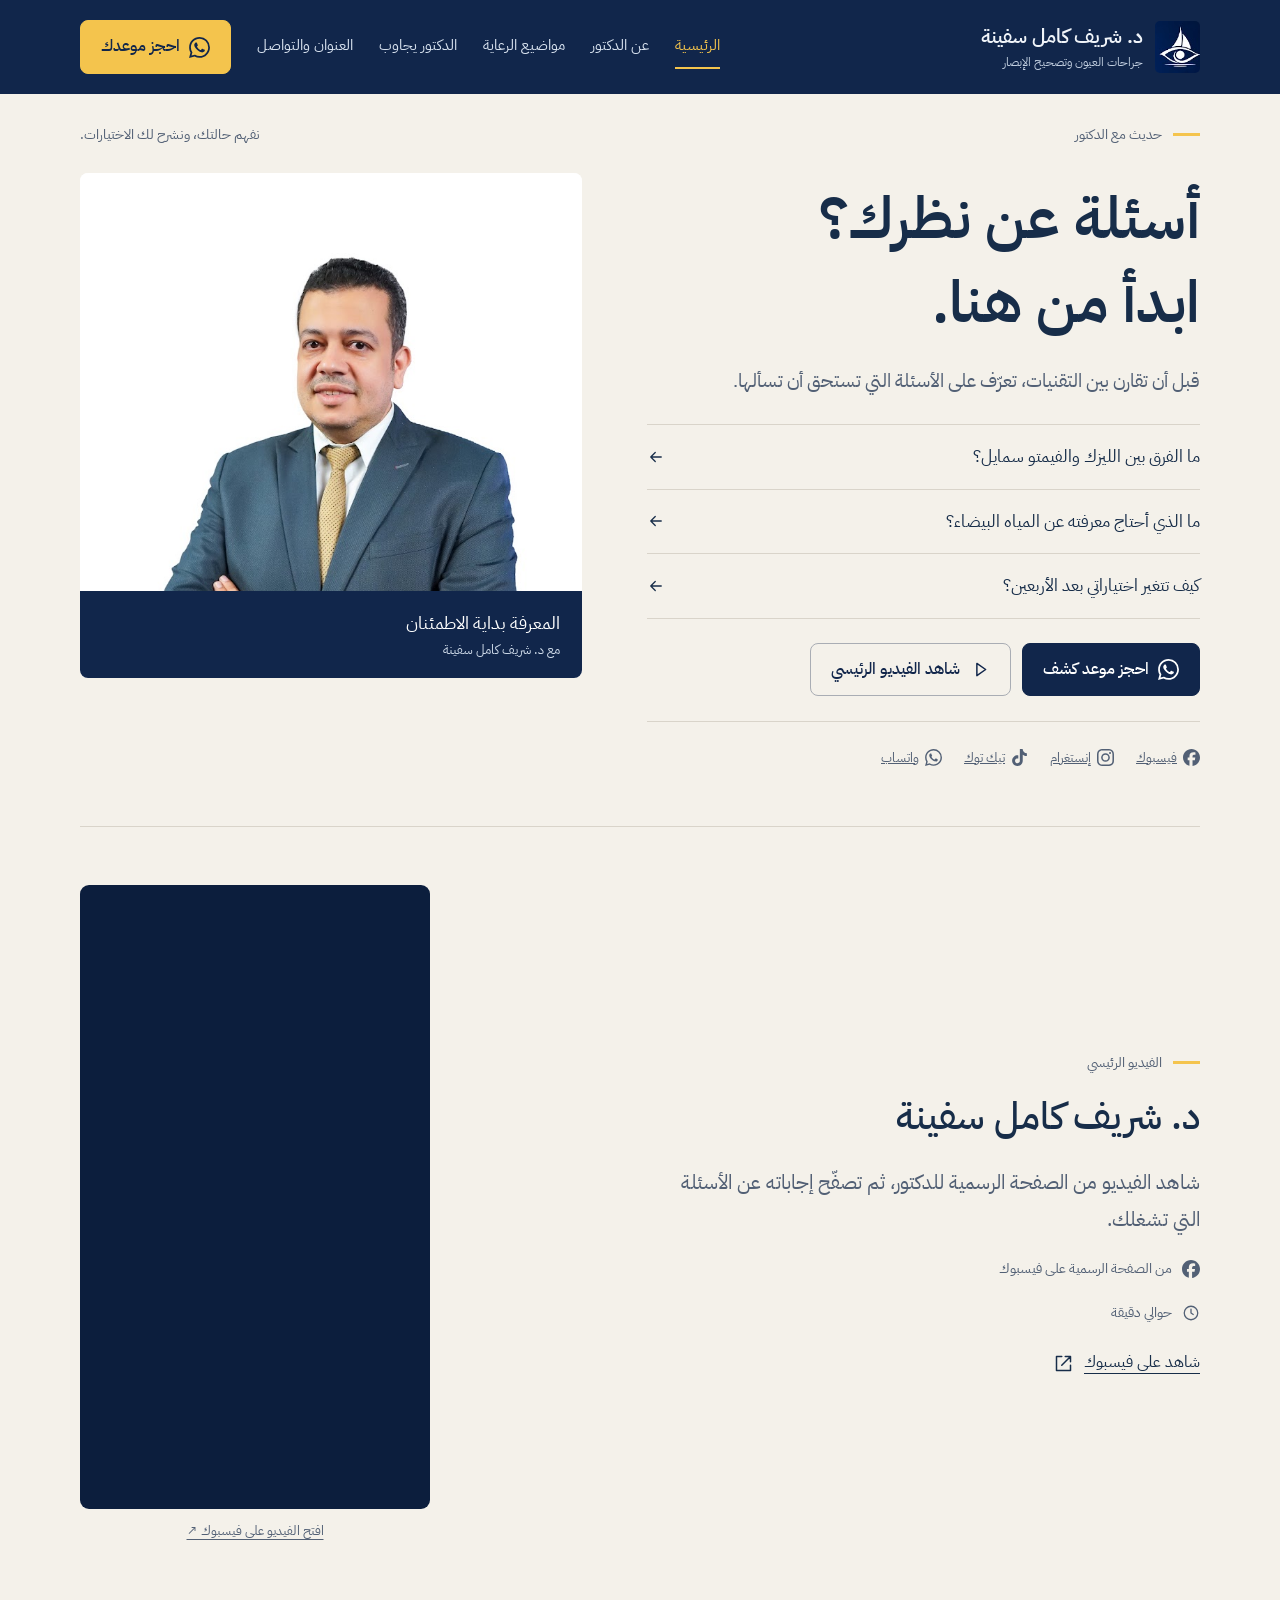
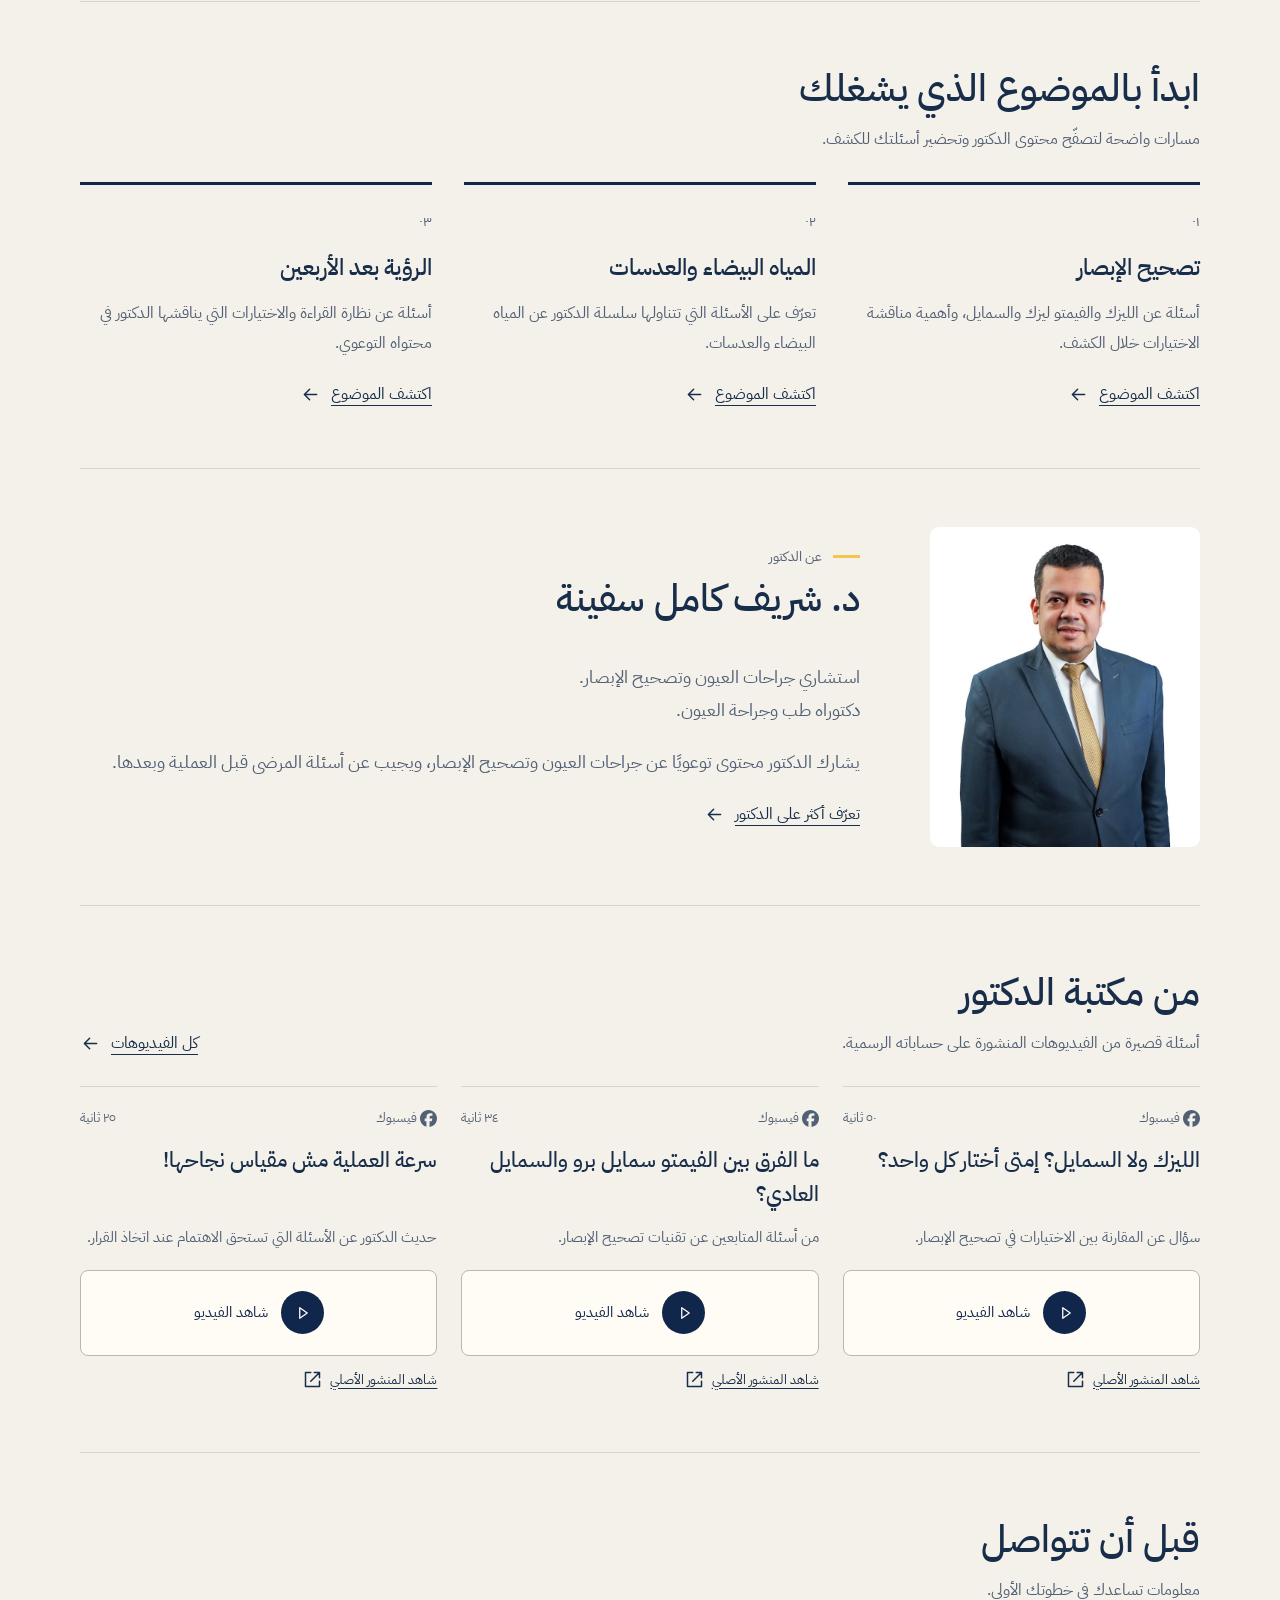
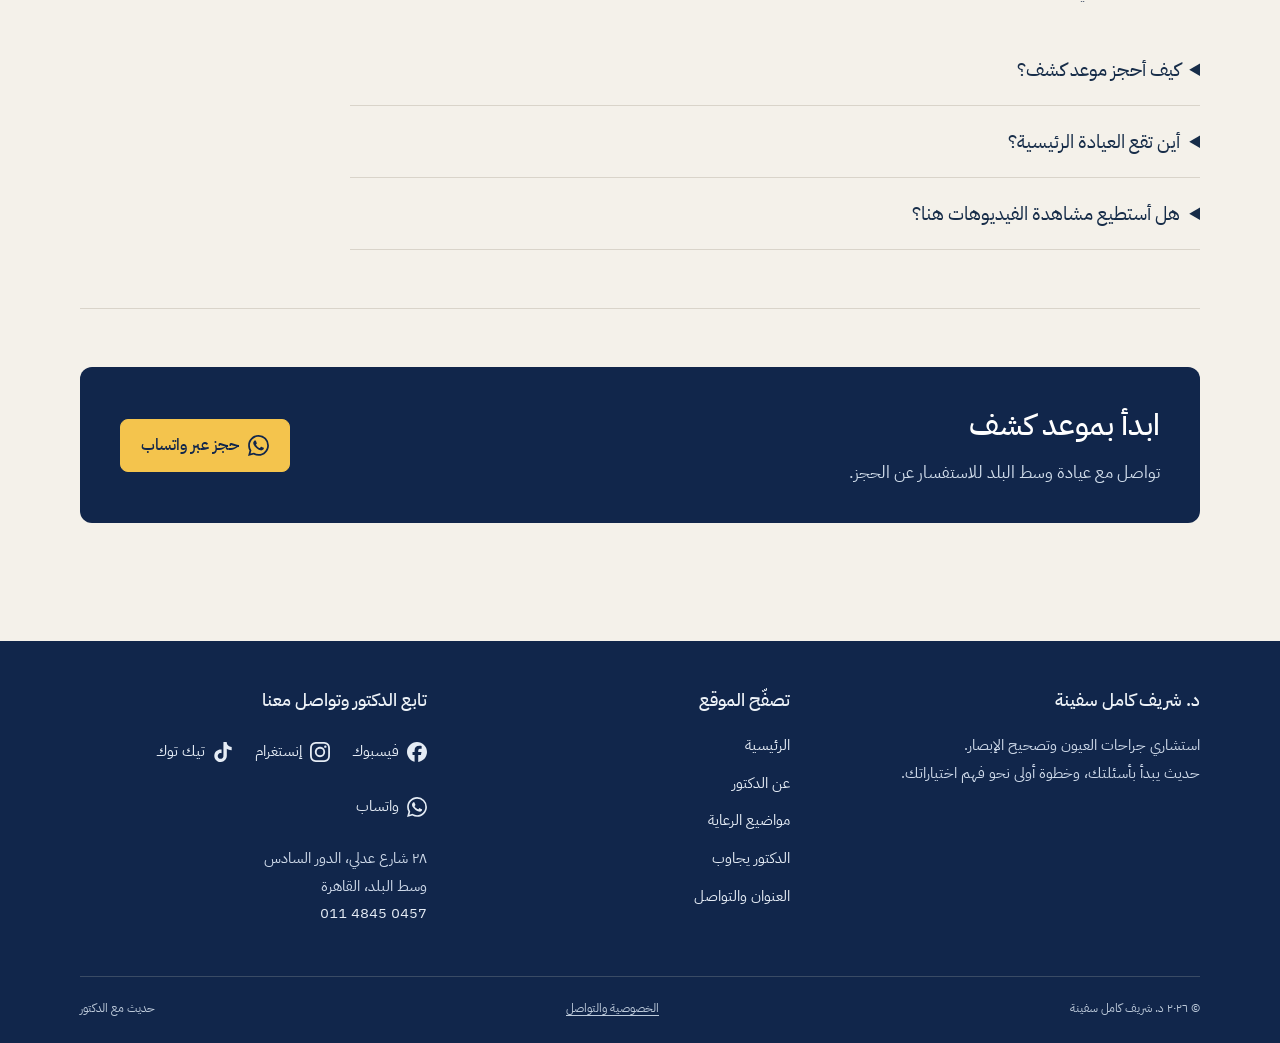
<file: index.html>
<!doctype html><html lang="ar" dir="rtl"><head><meta charset="utf-8"><meta name="viewport" content="width=device-width,initial-scale=1"><meta name="theme-color" content="#11264b"><title>حديث مع الدكتور | د. شريف كامل سفينة</title><meta name="description" content="تعرّف على د. شريف كامل سفينة، وشاهد فيديوهاته عن جراحات العيون وتصحيح الإبصار، وتواصل لحجز كشف في وسط البلد، القاهرة."><link rel="canonical" href="https://dr-shrief-safena.github.io/"><meta property="og:locale" content="ar_EG"><meta property="og:type" content="website"><meta property="og:title" content="حديث مع الدكتور | د. شريف كامل سفينة"><meta property="og:description" content="تعرّف على د. شريف كامل سفينة، وشاهد فيديوهاته عن جراحات العيون وتصحيح الإبصار، وتواصل لحجز كشف في وسط البلد، القاهرة."><meta property="og:image" content="https://dr-shrief-safena.github.io/assets/doctor-portrait.jpg"><meta property="og:url" content="https://dr-shrief-safena.github.io/"><link rel="preconnect" href="https://fonts.googleapis.com"><link rel="preconnect" href="https://fonts.gstatic.com" crossorigin><link rel="stylesheet" href="assets/site.css"><script src="assets/site.js" defer></script><script type="application/ld+json">{"@context": "https://schema.org", "@type": "Person", "name": "د. شريف كامل سفينة", "alternateName": "Dr Shrief Kamel Safena", "jobTitle": "استشاري جراحات العيون وتصحيح الإبصار", "url": "https://dr-shrief-safena.github.io", "telephone": "+201148450457", "sameAs": ["https://www.facebook.com/Dr.Shrief.Kamel", "https://www.instagram.com/drshriefsafena/", "https://www.tiktok.com/@drshriefkamelsaffena"]}</script></head><body><a class="skip-link" href="#main">انتقل إلى المحتوى</a><header class="site-header"><div class="wrap header-inner"><a class="brand" href="index.html" aria-label="د. شريف كامل سفينة — الرئيسية"><span class="brand-logo"><img src="assets/campaign-art.jpg" alt="شعار د. شريف كامل سفينة" width="720" height="900"></span><span><strong>د. شريف كامل سفينة</strong><small>جراحات العيون وتصحيح الإبصار</small></span></a><button type="button" class="menu-toggle" aria-label="فتح القائمة" aria-expanded="false" aria-controls="site-navigation" data-menu-toggle><svg viewBox="0 0 24 24" fill="none" stroke="currentColor" stroke-width="1.7" stroke-linecap="round" stroke-linejoin="round" aria-hidden="true"><path d="M4 6h16M4 12h16M4 18h16"/></svg></button><nav class="desktop-nav" id="site-navigation" aria-label="القائمة الرئيسية" data-navigation><a href="index.html" aria-current="page">الرئيسية</a><a href="about.html">عن الدكتور</a><a href="services.html">مواضيع الرعاية</a><a href="videos.html">الدكتور يجاوب</a><a href="contact.html">العنوان والتواصل</a><a href="https://api.whatsapp.com/send?phone=201148450457&amp;text=%D9%85%D8%B1%D8%AD%D8%A8%D9%8B%D8%A7%D8%8C%20%D8%A3%D9%88%D8%AF%20%D8%A7%D9%84%D8%A7%D8%B3%D8%AA%D9%81%D8%B3%D8%A7%D8%B1%20%D8%B9%D9%86%20%D8%AD%D8%AC%D8%B2%20%D9%85%D9%88%D8%B9%D8%AF%20%D9%83%D8%B4%D9%81%20%D9%85%D8%B9%20%D8%AF.%20%D8%B4%D8%B1%D9%8A%D9%81%20%D9%83%D8%A7%D9%85%D9%84%20%D8%B3%D9%81%D9%8A%D9%86%D8%A9." class="button gold" target="_blank" rel="noopener noreferrer"><svg aria-hidden="true" focusable="false" fill="currentColor" role="img" viewBox="0 0 24 24" xmlns="http://www.w3.org/2000/svg"><title>WhatsApp</title><path d="M17.472 14.382c-.297-.149-1.758-.867-2.03-.967-.273-.099-.471-.148-.67.15-.197.297-.767.966-.94 1.164-.173.199-.347.223-.644.075-.297-.15-1.255-.463-2.39-1.475-.883-.788-1.48-1.761-1.653-2.059-.173-.297-.018-.458.13-.606.134-.133.298-.347.446-.52.149-.174.198-.298.298-.497.099-.198.05-.371-.025-.52-.075-.149-.669-1.612-.916-2.207-.242-.579-.487-.5-.669-.51-.173-.008-.371-.01-.57-.01-.198 0-.52.074-.792.372-.272.297-1.04 1.016-1.04 2.479 0 1.462 1.065 2.875 1.213 3.074.149.198 2.096 3.2 5.077 4.487.709.306 1.262.489 1.694.625.712.227 1.36.195 1.871.118.571-.085 1.758-.719 2.006-1.413.248-.694.248-1.289.173-1.413-.074-.124-.272-.198-.57-.347m-5.421 7.403h-.004a9.87 9.87 0 01-5.031-1.378l-.361-.214-3.741.982.998-3.648-.235-.374a9.86 9.86 0 01-1.51-5.26c.001-5.45 4.436-9.884 9.888-9.884 2.64 0 5.122 1.03 6.988 2.898a9.825 9.825 0 012.893 6.994c-.003 5.45-4.437 9.884-9.885 9.884m8.413-18.297A11.815 11.815 0 0012.05 0C5.495 0 .16 5.335.157 11.892c0 2.096.547 4.142 1.588 5.945L.057 24l6.305-1.654a11.882 11.882 0 005.683 1.448h.005c6.554 0 11.89-5.335 11.893-11.893a11.821 11.821 0 00-3.48-8.413Z"/></svg> احجز موعدك</a></nav></div></header><main id="main"><div class="wrap"><div class="intro-line"><div class="eyebrow">حديث مع الدكتور</div><p>نفهم حالتك، ونشرح لك الاختيارات.</p></div><section class="hero" aria-labelledby="hero-title"><div class="hero-copy"><h1 id="hero-title">أسئلة عن نظرك؟<br>ابدأ من هنا.</h1><p class="lead">قبل أن تقارن بين التقنيات، تعرّف على الأسئلة التي تستحق أن تسألها.</p><div class="question-list"><a class="question-row" href="vision-correction.html"><span>ما الفرق بين الليزك والفيمتو سمايل؟</span><svg viewBox="0 0 24 24" fill="none" stroke="currentColor" stroke-width="1.7" stroke-linecap="round" stroke-linejoin="round" aria-hidden="true"><path d="M19 12H5m6 6-6-6 6-6"/></svg></a><a class="question-row" href="cataracts.html"><span>ما الذي أحتاج معرفته عن المياه البيضاء؟</span><svg viewBox="0 0 24 24" fill="none" stroke="currentColor" stroke-width="1.7" stroke-linecap="round" stroke-linejoin="round" aria-hidden="true"><path d="M19 12H5m6 6-6-6 6-6"/></svg></a><a class="question-row" href="reading-vision.html"><span>كيف تتغير اختياراتي بعد الأربعين؟</span><svg viewBox="0 0 24 24" fill="none" stroke="currentColor" stroke-width="1.7" stroke-linecap="round" stroke-linejoin="round" aria-hidden="true"><path d="M19 12H5m6 6-6-6 6-6"/></svg></a></div><div class="hero-actions"><a href="https://api.whatsapp.com/send?phone=201148450457&amp;text=%D9%85%D8%B1%D8%AD%D8%A8%D9%8B%D8%A7%D8%8C%20%D8%A3%D9%88%D8%AF%20%D8%A7%D9%84%D8%A7%D8%B3%D8%AA%D9%81%D8%B3%D8%A7%D8%B1%20%D8%B9%D9%86%20%D8%AD%D8%AC%D8%B2%20%D9%85%D9%88%D8%B9%D8%AF%20%D9%83%D8%B4%D9%81%20%D9%85%D8%B9%20%D8%AF.%20%D8%B4%D8%B1%D9%8A%D9%81%20%D9%83%D8%A7%D9%85%D9%84%20%D8%B3%D9%81%D9%8A%D9%86%D8%A9." class="button" target="_blank" rel="noopener noreferrer"><svg aria-hidden="true" focusable="false" fill="currentColor" role="img" viewBox="0 0 24 24" xmlns="http://www.w3.org/2000/svg"><title>WhatsApp</title><path d="M17.472 14.382c-.297-.149-1.758-.867-2.03-.967-.273-.099-.471-.148-.67.15-.197.297-.767.966-.94 1.164-.173.199-.347.223-.644.075-.297-.15-1.255-.463-2.39-1.475-.883-.788-1.48-1.761-1.653-2.059-.173-.297-.018-.458.13-.606.134-.133.298-.347.446-.52.149-.174.198-.298.298-.497.099-.198.05-.371-.025-.52-.075-.149-.669-1.612-.916-2.207-.242-.579-.487-.5-.669-.51-.173-.008-.371-.01-.57-.01-.198 0-.52.074-.792.372-.272.297-1.04 1.016-1.04 2.479 0 1.462 1.065 2.875 1.213 3.074.149.198 2.096 3.2 5.077 4.487.709.306 1.262.489 1.694.625.712.227 1.36.195 1.871.118.571-.085 1.758-.719 2.006-1.413.248-.694.248-1.289.173-1.413-.074-.124-.272-.198-.57-.347m-5.421 7.403h-.004a9.87 9.87 0 01-5.031-1.378l-.361-.214-3.741.982.998-3.648-.235-.374a9.86 9.86 0 01-1.51-5.26c.001-5.45 4.436-9.884 9.888-9.884 2.64 0 5.122 1.03 6.988 2.898a9.825 9.825 0 012.893 6.994c-.003 5.45-4.437 9.884-9.885 9.884m8.413-18.297A11.815 11.815 0 0012.05 0C5.495 0 .16 5.335.157 11.892c0 2.096.547 4.142 1.588 5.945L.057 24l6.305-1.654a11.882 11.882 0 005.683 1.448h.005c6.554 0 11.89-5.335 11.893-11.893a11.821 11.821 0 00-3.48-8.413Z"/></svg> احجز موعد كشف</a><a class="button outline" href="#featured-video"><svg viewBox="0 0 24 24" fill="none" stroke="currentColor" stroke-width="1.7" stroke-linecap="round" stroke-linejoin="round" aria-hidden="true"><path d="m9 5 10 7-10 7V5Z"/></svg>شاهد الفيديو الرئيسي</a></div><div class="social-list hero-social"><a href="https://www.facebook.com/Dr.Shrief.Kamel" class="" target="_blank" rel="noopener noreferrer"><svg aria-hidden="true" focusable="false" fill="currentColor" role="img" viewBox="0 0 24 24" xmlns="http://www.w3.org/2000/svg"><title>Facebook</title><path d="M9.101 23.691v-7.98H6.627v-3.667h2.474v-1.58c0-4.085 1.848-5.978 5.858-5.978.401 0 .955.042 1.468.103a8.68 8.68 0 0 1 1.141.195v3.325a8.623 8.623 0 0 0-.653-.036 26.805 26.805 0 0 0-.733-.009c-.707 0-1.259.096-1.675.309a1.686 1.686 0 0 0-.679.622c-.258.42-.374.995-.374 1.752v1.297h3.919l-.386 2.103-.287 1.564h-3.246v8.245C19.396 23.238 24 18.179 24 12.044c0-6.627-5.373-12-12-12s-12 5.373-12 12c0 5.628 3.874 10.35 9.101 11.647Z"/></svg><span>فيسبوك</span></a><a href="https://www.instagram.com/drshriefsafena/" class="" target="_blank" rel="noopener noreferrer"><svg aria-hidden="true" focusable="false" fill="currentColor" role="img" viewBox="0 0 24 24" xmlns="http://www.w3.org/2000/svg"><title>Instagram</title><path d="M7.0301.084c-1.2768.0602-2.1487.264-2.911.5634-.7888.3075-1.4575.72-2.1228 1.3877-.6652.6677-1.075 1.3368-1.3802 2.127-.2954.7638-.4956 1.6365-.552 2.914-.0564 1.2775-.0689 1.6882-.0626 4.947.0062 3.2586.0206 3.6671.0825 4.9473.061 1.2765.264 2.1482.5635 2.9107.308.7889.72 1.4573 1.388 2.1228.6679.6655 1.3365 1.0743 2.1285 1.38.7632.295 1.6361.4961 2.9134.552 1.2773.056 1.6884.069 4.9462.0627 3.2578-.0062 3.668-.0207 4.9478-.0814 1.28-.0607 2.147-.2652 2.9098-.5633.7889-.3086 1.4578-.72 2.1228-1.3881.665-.6682 1.0745-1.3378 1.3795-2.1284.2957-.7632.4966-1.636.552-2.9124.056-1.2809.0692-1.6898.063-4.948-.0063-3.2583-.021-3.6668-.0817-4.9465-.0607-1.2797-.264-2.1487-.5633-2.9117-.3084-.7889-.72-1.4568-1.3876-2.1228C21.2982 1.33 20.628.9208 19.8378.6165 19.074.321 18.2017.1197 16.9244.0645 15.6471.0093 15.236-.005 11.977.0014 8.718.0076 8.31.0215 7.0301.0839m.1402 21.6932c-1.17-.0509-1.8053-.2453-2.2287-.408-.5606-.216-.96-.4771-1.3819-.895-.422-.4178-.6811-.8186-.9-1.378-.1644-.4234-.3624-1.058-.4171-2.228-.0595-1.2645-.072-1.6442-.079-4.848-.007-3.2037.0053-3.583.0607-4.848.05-1.169.2456-1.805.408-2.2282.216-.5613.4762-.96.895-1.3816.4188-.4217.8184-.6814 1.3783-.9003.423-.1651 1.0575-.3614 2.227-.4171 1.2655-.06 1.6447-.072 4.848-.079 3.2033-.007 3.5835.005 4.8495.0608 1.169.0508 1.8053.2445 2.228.408.5608.216.96.4754 1.3816.895.4217.4194.6816.8176.9005 1.3787.1653.4217.3617 1.056.4169 2.2263.0602 1.2655.0739 1.645.0796 4.848.0058 3.203-.0055 3.5834-.061 4.848-.051 1.17-.245 1.8055-.408 2.2294-.216.5604-.4763.96-.8954 1.3814-.419.4215-.8181.6811-1.3783.9-.4224.1649-1.0577.3617-2.2262.4174-1.2656.0595-1.6448.072-4.8493.079-3.2045.007-3.5825-.006-4.848-.0608M16.953 5.5864A1.44 1.44 0 1 0 18.39 4.144a1.44 1.44 0 0 0-1.437 1.4424M5.8385 12.012c.0067 3.4032 2.7706 6.1557 6.173 6.1493 3.4026-.0065 6.157-2.7701 6.1506-6.1733-.0065-3.4032-2.771-6.1565-6.174-6.1498-3.403.0067-6.156 2.771-6.1496 6.1738M8 12.0077a4 4 0 1 1 4.008 3.9921A3.9996 3.9996 0 0 1 8 12.0077"/></svg><span>إنستغرام</span></a><a href="https://www.tiktok.com/@drshriefkamelsaffena" class="" target="_blank" rel="noopener noreferrer"><svg aria-hidden="true" focusable="false" fill="currentColor" role="img" viewBox="0 0 24 24" xmlns="http://www.w3.org/2000/svg"><title>TikTok</title><path d="M12.525.02c1.31-.02 2.61-.01 3.91-.02.08 1.53.63 3.09 1.75 4.17 1.12 1.11 2.7 1.62 4.24 1.79v4.03c-1.44-.05-2.89-.35-4.2-.97-.57-.26-1.1-.59-1.62-.93-.01 2.92.01 5.84-.02 8.75-.08 1.4-.54 2.79-1.35 3.94-1.31 1.92-3.58 3.17-5.91 3.21-1.43.08-2.86-.31-4.08-1.03-2.02-1.19-3.44-3.37-3.65-5.71-.02-.5-.03-1-.01-1.49.18-1.9 1.12-3.72 2.58-4.96 1.66-1.44 3.98-2.13 6.15-1.72.02 1.48-.04 2.96-.04 4.44-.99-.32-2.15-.23-3.02.37-.63.41-1.11 1.04-1.36 1.75-.21.51-.15 1.07-.14 1.61.24 1.64 1.82 3.02 3.5 2.87 1.12-.01 2.19-.66 2.77-1.61.19-.33.4-.67.41-1.06.1-1.79.06-3.57.07-5.36.01-4.03-.01-8.05.02-12.07z"/></svg><span>تيك توك</span></a><a href="https://api.whatsapp.com/send?phone=201148450457&amp;text=%D9%85%D8%B1%D8%AD%D8%A8%D9%8B%D8%A7%D8%8C%20%D8%A3%D9%88%D8%AF%20%D8%A7%D9%84%D8%A7%D8%B3%D8%AA%D9%81%D8%B3%D8%A7%D8%B1%20%D8%B9%D9%86%20%D8%AD%D8%AC%D8%B2%20%D9%85%D9%88%D8%B9%D8%AF%20%D9%83%D8%B4%D9%81%20%D9%85%D8%B9%20%D8%AF.%20%D8%B4%D8%B1%D9%8A%D9%81%20%D9%83%D8%A7%D9%85%D9%84%20%D8%B3%D9%81%D9%8A%D9%86%D8%A9." class="" target="_blank" rel="noopener noreferrer"><svg aria-hidden="true" focusable="false" fill="currentColor" role="img" viewBox="0 0 24 24" xmlns="http://www.w3.org/2000/svg"><title>WhatsApp</title><path d="M17.472 14.382c-.297-.149-1.758-.867-2.03-.967-.273-.099-.471-.148-.67.15-.197.297-.767.966-.94 1.164-.173.199-.347.223-.644.075-.297-.15-1.255-.463-2.39-1.475-.883-.788-1.48-1.761-1.653-2.059-.173-.297-.018-.458.13-.606.134-.133.298-.347.446-.52.149-.174.198-.298.298-.497.099-.198.05-.371-.025-.52-.075-.149-.669-1.612-.916-2.207-.242-.579-.487-.5-.669-.51-.173-.008-.371-.01-.57-.01-.198 0-.52.074-.792.372-.272.297-1.04 1.016-1.04 2.479 0 1.462 1.065 2.875 1.213 3.074.149.198 2.096 3.2 5.077 4.487.709.306 1.262.489 1.694.625.712.227 1.36.195 1.871.118.571-.085 1.758-.719 2.006-1.413.248-.694.248-1.289.173-1.413-.074-.124-.272-.198-.57-.347m-5.421 7.403h-.004a9.87 9.87 0 01-5.031-1.378l-.361-.214-3.741.982.998-3.648-.235-.374a9.86 9.86 0 01-1.51-5.26c.001-5.45 4.436-9.884 9.888-9.884 2.64 0 5.122 1.03 6.988 2.898a9.825 9.825 0 012.893 6.994c-.003 5.45-4.437 9.884-9.885 9.884m8.413-18.297A11.815 11.815 0 0012.05 0C5.495 0 .16 5.335.157 11.892c0 2.096.547 4.142 1.588 5.945L.057 24l6.305-1.654a11.882 11.882 0 005.683 1.448h.005c6.554 0 11.89-5.335 11.893-11.893a11.821 11.821 0 00-3.48-8.413Z"/></svg><span>واتساب</span></a></div></div><figure class="portrait"><img src="assets/doctor-portrait.jpg" alt="د. شريف كامل سفينة ببدلة زرقاء وربطة عنق ذهبية" width="720" height="1080" fetchpriority="high"><figcaption>المعرفة بداية الاطمئنان<small>مع د. شريف كامل سفينة</small></figcaption></figure></section><section class="section featured" id="featured-video" aria-labelledby="featured-title"><div><div class="eyebrow">الفيديو الرئيسي</div><h2 id="featured-title">د. شريف كامل سفينة</h2><p class="lead">شاهد الفيديو من الصفحة الرسمية للدكتور، ثم تصفّح إجاباته عن الأسئلة التي تشغلك.</p><div class="video-meta"><svg aria-hidden="true" focusable="false" fill="currentColor" role="img" viewBox="0 0 24 24" xmlns="http://www.w3.org/2000/svg"><title>Facebook</title><path d="M9.101 23.691v-7.98H6.627v-3.667h2.474v-1.58c0-4.085 1.848-5.978 5.858-5.978.401 0 .955.042 1.468.103a8.68 8.68 0 0 1 1.141.195v3.325a8.623 8.623 0 0 0-.653-.036 26.805 26.805 0 0 0-.733-.009c-.707 0-1.259.096-1.675.309a1.686 1.686 0 0 0-.679.622c-.258.42-.374.995-.374 1.752v1.297h3.919l-.386 2.103-.287 1.564h-3.246v8.245C19.396 23.238 24 18.179 24 12.044c0-6.627-5.373-12-12-12s-12 5.373-12 12c0 5.628 3.874 10.35 9.101 11.647Z"/></svg><span>من الصفحة الرسمية على فيسبوك</span></div><div class="video-meta"><svg viewBox="0 0 24 24" fill="none" stroke="currentColor" stroke-width="1.7" stroke-linecap="round" stroke-linejoin="round" aria-hidden="true"><circle cx="12" cy="12" r="9"/><path d="M12 7v5l3 2"/></svg><span>حوالي دقيقة</span></div><a href="https://www.facebook.com/reel/3045322512526623/" class="text-link" target="_blank" rel="noopener noreferrer">شاهد على فيسبوك <svg viewBox="0 0 24 24" fill="none" stroke="currentColor" stroke-width="1.7" stroke-linecap="round" stroke-linejoin="round" aria-hidden="true"><path d="M14 4h6v6M20 4 10 14M10 4H4v16h16v-6"/></svg></a></div><div class="player-wrap"><iframe class="video-frame" src="https://www.facebook.com/plugins/video.php?href=https%3A%2F%2Fwww.facebook.com%2Freel%2F3045322512526623%2F&amp;show_text=0&amp;width=267" title="الفيديو الرئيسي لد. شريف كامل سفينة" allow="autoplay; encrypted-media; picture-in-picture; web-share" allowfullscreen loading="lazy" referrerpolicy="strict-origin-when-cross-origin"></iframe><p class="player-caption"><a href="https://www.facebook.com/reel/3045322512526623/" class="" target="_blank" rel="noopener noreferrer">افتح الفيديو على فيسبوك ↗</a></p></div></section><section class="section" aria-labelledby="care-title"><div class="section-head"><div><h2 id="care-title">ابدأ بالموضوع الذي يشغلك</h2><p>مسارات واضحة لتصفّح محتوى الدكتور وتحضير أسئلتك للكشف.</p></div></div><div class="care-grid"><article class="care-item"><span class="number">٠١</span><h3>تصحيح الإبصار</h3><p>أسئلة عن الليزك والفيمتو ليزك والسمايل، وأهمية مناقشة الاختيارات خلال الكشف.</p><a class="text-link" href="vision-correction.html">اكتشف الموضوع <svg viewBox="0 0 24 24" fill="none" stroke="currentColor" stroke-width="1.7" stroke-linecap="round" stroke-linejoin="round" aria-hidden="true"><path d="M19 12H5m6 6-6-6 6-6"/></svg></a></article><article class="care-item"><span class="number">٠٢</span><h3>المياه البيضاء والعدسات</h3><p>تعرّف على الأسئلة التي تتناولها سلسلة الدكتور عن المياه البيضاء والعدسات.</p><a class="text-link" href="cataracts.html">اكتشف الموضوع <svg viewBox="0 0 24 24" fill="none" stroke="currentColor" stroke-width="1.7" stroke-linecap="round" stroke-linejoin="round" aria-hidden="true"><path d="M19 12H5m6 6-6-6 6-6"/></svg></a></article><article class="care-item"><span class="number">٠٣</span><h3>الرؤية بعد الأربعين</h3><p>أسئلة عن نظارة القراءة والاختيارات التي يناقشها الدكتور في محتواه التوعوي.</p><a class="text-link" href="reading-vision.html">اكتشف الموضوع <svg viewBox="0 0 24 24" fill="none" stroke="currentColor" stroke-width="1.7" stroke-linecap="round" stroke-linejoin="round" aria-hidden="true"><path d="M19 12H5m6 6-6-6 6-6"/></svg></a></article></div></section><section class="section about-strip" aria-labelledby="about-title"><img src="assets/doctor-front.jpg" alt="صورة أمامية لد. شريف كامل سفينة" width="720" height="1080" loading="lazy"><div class="bio"><div class="eyebrow">عن الدكتور</div><h2 id="about-title">د. شريف كامل سفينة</h2><p>استشاري جراحات العيون وتصحيح الإبصار.<br>دكتوراه طب وجراحة العيون.</p><p>يشارك الدكتور محتوى توعويًا عن جراحات العيون وتصحيح الإبصار، ويجيب عن أسئلة المرضى قبل العملية وبعدها.</p><a class="text-link" href="about.html">تعرّف أكثر على الدكتور <svg viewBox="0 0 24 24" fill="none" stroke="currentColor" stroke-width="1.7" stroke-linecap="round" stroke-linejoin="round" aria-hidden="true"><path d="M19 12H5m6 6-6-6 6-6"/></svg></a></div></section><section class="section" aria-labelledby="library-title"><div class="section-head"><div><h2 id="library-title">من مكتبة الدكتور</h2><p>أسئلة قصيرة من الفيديوهات المنشورة على حساباته الرسمية.</p></div><a href="videos.html" class="text-link">كل الفيديوهات <svg viewBox="0 0 24 24" fill="none" stroke="currentColor" stroke-width="1.7" stroke-linecap="round" stroke-linejoin="round" aria-hidden="true"><path d="M19 12H5m6 6-6-6 6-6"/></svg></a></div><div class="video-grid"><article class="video-card" data-category="vision"><div class="video-tag"><span><svg aria-hidden="true" focusable="false" fill="currentColor" role="img" viewBox="0 0 24 24" xmlns="http://www.w3.org/2000/svg"><title>Facebook</title><path d="M9.101 23.691v-7.98H6.627v-3.667h2.474v-1.58c0-4.085 1.848-5.978 5.858-5.978.401 0 .955.042 1.468.103a8.68 8.68 0 0 1 1.141.195v3.325a8.623 8.623 0 0 0-.653-.036 26.805 26.805 0 0 0-.733-.009c-.707 0-1.259.096-1.675.309a1.686 1.686 0 0 0-.679.622c-.258.42-.374.995-.374 1.752v1.297h3.919l-.386 2.103-.287 1.564h-3.246v8.245C19.396 23.238 24 18.179 24 12.044c0-6.627-5.373-12-12-12s-12 5.373-12 12c0 5.628 3.874 10.35 9.101 11.647Z"/></svg> فيسبوك</span><span>٥٠ ثانية</span></div><h3>الليزك ولا السمايل؟ إمتى أختار كل واحد؟</h3><p>سؤال عن المقارنة بين الاختيارات في تصحيح الإبصار.</p><button type="button" class="video-loader" data-load-video data-platform="facebook" data-title="الليزك ولا السمايل؟ إمتى أختار كل واحد؟" data-embed="https://www.facebook.com/plugins/video.php?href=https%3A%2F%2Fwww.facebook.com%2Freel%2F1433731068258653%2F&amp;show_text=0&amp;width=267"><span class="play-circle"><svg viewBox="0 0 24 24" fill="none" stroke="currentColor" stroke-width="1.7" stroke-linecap="round" stroke-linejoin="round" aria-hidden="true"><path d="m9 5 10 7-10 7V5Z"/></svg></span><span>شاهد الفيديو</span></button><div class="embed-slot" hidden></div><span class="sr-only" data-player-status aria-live="polite"></span><a href="https://www.facebook.com/reel/1433731068258653/" class="source-link" target="_blank" rel="noopener noreferrer">شاهد المنشور الأصلي <svg viewBox="0 0 24 24" fill="none" stroke="currentColor" stroke-width="1.7" stroke-linecap="round" stroke-linejoin="round" aria-hidden="true"><path d="M14 4h6v6M20 4 10 14M10 4H4v16h16v-6"/></svg></a></article><article class="video-card" data-category="vision"><div class="video-tag"><span><svg aria-hidden="true" focusable="false" fill="currentColor" role="img" viewBox="0 0 24 24" xmlns="http://www.w3.org/2000/svg"><title>Facebook</title><path d="M9.101 23.691v-7.98H6.627v-3.667h2.474v-1.58c0-4.085 1.848-5.978 5.858-5.978.401 0 .955.042 1.468.103a8.68 8.68 0 0 1 1.141.195v3.325a8.623 8.623 0 0 0-.653-.036 26.805 26.805 0 0 0-.733-.009c-.707 0-1.259.096-1.675.309a1.686 1.686 0 0 0-.679.622c-.258.42-.374.995-.374 1.752v1.297h3.919l-.386 2.103-.287 1.564h-3.246v8.245C19.396 23.238 24 18.179 24 12.044c0-6.627-5.373-12-12-12s-12 5.373-12 12c0 5.628 3.874 10.35 9.101 11.647Z"/></svg> فيسبوك</span><span>٣٤ ثانية</span></div><h3>ما الفرق بين الفيمتو سمايل برو والسمايل العادي؟</h3><p>من أسئلة المتابعين عن تقنيات تصحيح الإبصار.</p><button type="button" class="video-loader" data-load-video data-platform="facebook" data-title="ما الفرق بين الفيمتو سمايل برو والسمايل العادي؟" data-embed="https://www.facebook.com/plugins/video.php?href=https%3A%2F%2Fwww.facebook.com%2Freel%2F2340048580166044%2F&amp;show_text=0&amp;width=267"><span class="play-circle"><svg viewBox="0 0 24 24" fill="none" stroke="currentColor" stroke-width="1.7" stroke-linecap="round" stroke-linejoin="round" aria-hidden="true"><path d="m9 5 10 7-10 7V5Z"/></svg></span><span>شاهد الفيديو</span></button><div class="embed-slot" hidden></div><span class="sr-only" data-player-status aria-live="polite"></span><a href="https://www.facebook.com/reel/2340048580166044/" class="source-link" target="_blank" rel="noopener noreferrer">شاهد المنشور الأصلي <svg viewBox="0 0 24 24" fill="none" stroke="currentColor" stroke-width="1.7" stroke-linecap="round" stroke-linejoin="round" aria-hidden="true"><path d="M14 4h6v6M20 4 10 14M10 4H4v16h16v-6"/></svg></a></article><article class="video-card" data-category="vision"><div class="video-tag"><span><svg aria-hidden="true" focusable="false" fill="currentColor" role="img" viewBox="0 0 24 24" xmlns="http://www.w3.org/2000/svg"><title>Facebook</title><path d="M9.101 23.691v-7.98H6.627v-3.667h2.474v-1.58c0-4.085 1.848-5.978 5.858-5.978.401 0 .955.042 1.468.103a8.68 8.68 0 0 1 1.141.195v3.325a8.623 8.623 0 0 0-.653-.036 26.805 26.805 0 0 0-.733-.009c-.707 0-1.259.096-1.675.309a1.686 1.686 0 0 0-.679.622c-.258.42-.374.995-.374 1.752v1.297h3.919l-.386 2.103-.287 1.564h-3.246v8.245C19.396 23.238 24 18.179 24 12.044c0-6.627-5.373-12-12-12s-12 5.373-12 12c0 5.628 3.874 10.35 9.101 11.647Z"/></svg> فيسبوك</span><span>٢٥ ثانية</span></div><h3>سرعة العملية مش مقياس نجاحها!</h3><p>حديث الدكتور عن الأسئلة التي تستحق الاهتمام عند اتخاذ القرار.</p><button type="button" class="video-loader" data-load-video data-platform="facebook" data-title="سرعة العملية مش مقياس نجاحها!" data-embed="https://www.facebook.com/plugins/video.php?href=https%3A%2F%2Fwww.facebook.com%2Freel%2F2628839907575407%2F&amp;show_text=0&amp;width=267"><span class="play-circle"><svg viewBox="0 0 24 24" fill="none" stroke="currentColor" stroke-width="1.7" stroke-linecap="round" stroke-linejoin="round" aria-hidden="true"><path d="m9 5 10 7-10 7V5Z"/></svg></span><span>شاهد الفيديو</span></button><div class="embed-slot" hidden></div><span class="sr-only" data-player-status aria-live="polite"></span><a href="https://www.facebook.com/reel/2628839907575407/" class="source-link" target="_blank" rel="noopener noreferrer">شاهد المنشور الأصلي <svg viewBox="0 0 24 24" fill="none" stroke="currentColor" stroke-width="1.7" stroke-linecap="round" stroke-linejoin="round" aria-hidden="true"><path d="M14 4h6v6M20 4 10 14M10 4H4v16h16v-6"/></svg></a></article></div></section><section class="section" aria-labelledby="faq-title"><div class="section-head"><div><h2 id="faq-title">قبل أن تتواصل</h2><p>معلومات تساعدك في خطوتك الأولى.</p></div></div><div class="faq"><details><summary>كيف أحجز موعد كشف؟</summary><p>تواصل عبر واتساب أو اتصل بالعيادة على <a href="tel:+201148450457"><bdi dir="ltr">011 4845 0457</bdi></a> للاستفسار عن المواعيد وتأكيد الحجز.</p></details><details><summary>أين تقع العيادة الرئيسية؟</summary><p>٢٨ شارع عدلي، الدور السادس، وسط البلد، القاهرة. ستجد رابط فتح العنوان على الخرائط في صفحة العنوان والتواصل.</p></details><details><summary>هل أستطيع مشاهدة الفيديوهات هنا؟</summary><p>نعم، افتح الفيديو من مكتبة الدكتور لمشاهدته داخل الموقع. ويتوفر رابط للمنشور الأصلي على فيسبوك أو إنستغرام أسفل كل فيديو.</p></details></div></section><section class="section"><div class="contact-band"><div><h2>ابدأ بموعد كشف</h2><p>تواصل مع عيادة وسط البلد للاستفسار عن الحجز.</p></div><a href="https://api.whatsapp.com/send?phone=201148450457&amp;text=%D9%85%D8%B1%D8%AD%D8%A8%D9%8B%D8%A7%D8%8C%20%D8%A3%D9%88%D8%AF%20%D8%A7%D9%84%D8%A7%D8%B3%D8%AA%D9%81%D8%B3%D8%A7%D8%B1%20%D8%B9%D9%86%20%D8%AD%D8%AC%D8%B2%20%D9%85%D9%88%D8%B9%D8%AF%20%D9%83%D8%B4%D9%81%20%D9%85%D8%B9%20%D8%AF.%20%D8%B4%D8%B1%D9%8A%D9%81%20%D9%83%D8%A7%D9%85%D9%84%20%D8%B3%D9%81%D9%8A%D9%86%D8%A9." class="button gold" target="_blank" rel="noopener noreferrer"><svg aria-hidden="true" focusable="false" fill="currentColor" role="img" viewBox="0 0 24 24" xmlns="http://www.w3.org/2000/svg"><title>WhatsApp</title><path d="M17.472 14.382c-.297-.149-1.758-.867-2.03-.967-.273-.099-.471-.148-.67.15-.197.297-.767.966-.94 1.164-.173.199-.347.223-.644.075-.297-.15-1.255-.463-2.39-1.475-.883-.788-1.48-1.761-1.653-2.059-.173-.297-.018-.458.13-.606.134-.133.298-.347.446-.52.149-.174.198-.298.298-.497.099-.198.05-.371-.025-.52-.075-.149-.669-1.612-.916-2.207-.242-.579-.487-.5-.669-.51-.173-.008-.371-.01-.57-.01-.198 0-.52.074-.792.372-.272.297-1.04 1.016-1.04 2.479 0 1.462 1.065 2.875 1.213 3.074.149.198 2.096 3.2 5.077 4.487.709.306 1.262.489 1.694.625.712.227 1.36.195 1.871.118.571-.085 1.758-.719 2.006-1.413.248-.694.248-1.289.173-1.413-.074-.124-.272-.198-.57-.347m-5.421 7.403h-.004a9.87 9.87 0 01-5.031-1.378l-.361-.214-3.741.982.998-3.648-.235-.374a9.86 9.86 0 01-1.51-5.26c.001-5.45 4.436-9.884 9.888-9.884 2.64 0 5.122 1.03 6.988 2.898a9.825 9.825 0 012.893 6.994c-.003 5.45-4.437 9.884-9.885 9.884m8.413-18.297A11.815 11.815 0 0012.05 0C5.495 0 .16 5.335.157 11.892c0 2.096.547 4.142 1.588 5.945L.057 24l6.305-1.654a11.882 11.882 0 005.683 1.448h.005c6.554 0 11.89-5.335 11.893-11.893a11.821 11.821 0 00-3.48-8.413Z"/></svg> حجز عبر واتساب</a></div></section></div></main><footer class="site-footer"><div class="wrap"><div class="footer-main"><div><h3>د. شريف كامل سفينة</h3><p>استشاري جراحات العيون وتصحيح الإبصار.<br>حديث يبدأ بأسئلتك، وخطوة أولى نحو فهم اختياراتك.</p></div><div><h3>تصفّح الموقع</h3><nav aria-label="روابط التذييل"><a href="index.html">الرئيسية</a><a href="about.html">عن الدكتور</a><a href="services.html">مواضيع الرعاية</a><a href="videos.html">الدكتور يجاوب</a><a href="contact.html">العنوان والتواصل</a></nav></div><div><h3>تابع الدكتور وتواصل معنا</h3><div class="social-list "><a href="https://www.facebook.com/Dr.Shrief.Kamel" class="" target="_blank" rel="noopener noreferrer"><svg aria-hidden="true" focusable="false" fill="currentColor" role="img" viewBox="0 0 24 24" xmlns="http://www.w3.org/2000/svg"><title>Facebook</title><path d="M9.101 23.691v-7.98H6.627v-3.667h2.474v-1.58c0-4.085 1.848-5.978 5.858-5.978.401 0 .955.042 1.468.103a8.68 8.68 0 0 1 1.141.195v3.325a8.623 8.623 0 0 0-.653-.036 26.805 26.805 0 0 0-.733-.009c-.707 0-1.259.096-1.675.309a1.686 1.686 0 0 0-.679.622c-.258.42-.374.995-.374 1.752v1.297h3.919l-.386 2.103-.287 1.564h-3.246v8.245C19.396 23.238 24 18.179 24 12.044c0-6.627-5.373-12-12-12s-12 5.373-12 12c0 5.628 3.874 10.35 9.101 11.647Z"/></svg><span>فيسبوك</span></a><a href="https://www.instagram.com/drshriefsafena/" class="" target="_blank" rel="noopener noreferrer"><svg aria-hidden="true" focusable="false" fill="currentColor" role="img" viewBox="0 0 24 24" xmlns="http://www.w3.org/2000/svg"><title>Instagram</title><path d="M7.0301.084c-1.2768.0602-2.1487.264-2.911.5634-.7888.3075-1.4575.72-2.1228 1.3877-.6652.6677-1.075 1.3368-1.3802 2.127-.2954.7638-.4956 1.6365-.552 2.914-.0564 1.2775-.0689 1.6882-.0626 4.947.0062 3.2586.0206 3.6671.0825 4.9473.061 1.2765.264 2.1482.5635 2.9107.308.7889.72 1.4573 1.388 2.1228.6679.6655 1.3365 1.0743 2.1285 1.38.7632.295 1.6361.4961 2.9134.552 1.2773.056 1.6884.069 4.9462.0627 3.2578-.0062 3.668-.0207 4.9478-.0814 1.28-.0607 2.147-.2652 2.9098-.5633.7889-.3086 1.4578-.72 2.1228-1.3881.665-.6682 1.0745-1.3378 1.3795-2.1284.2957-.7632.4966-1.636.552-2.9124.056-1.2809.0692-1.6898.063-4.948-.0063-3.2583-.021-3.6668-.0817-4.9465-.0607-1.2797-.264-2.1487-.5633-2.9117-.3084-.7889-.72-1.4568-1.3876-2.1228C21.2982 1.33 20.628.9208 19.8378.6165 19.074.321 18.2017.1197 16.9244.0645 15.6471.0093 15.236-.005 11.977.0014 8.718.0076 8.31.0215 7.0301.0839m.1402 21.6932c-1.17-.0509-1.8053-.2453-2.2287-.408-.5606-.216-.96-.4771-1.3819-.895-.422-.4178-.6811-.8186-.9-1.378-.1644-.4234-.3624-1.058-.4171-2.228-.0595-1.2645-.072-1.6442-.079-4.848-.007-3.2037.0053-3.583.0607-4.848.05-1.169.2456-1.805.408-2.2282.216-.5613.4762-.96.895-1.3816.4188-.4217.8184-.6814 1.3783-.9003.423-.1651 1.0575-.3614 2.227-.4171 1.2655-.06 1.6447-.072 4.848-.079 3.2033-.007 3.5835.005 4.8495.0608 1.169.0508 1.8053.2445 2.228.408.5608.216.96.4754 1.3816.895.4217.4194.6816.8176.9005 1.3787.1653.4217.3617 1.056.4169 2.2263.0602 1.2655.0739 1.645.0796 4.848.0058 3.203-.0055 3.5834-.061 4.848-.051 1.17-.245 1.8055-.408 2.2294-.216.5604-.4763.96-.8954 1.3814-.419.4215-.8181.6811-1.3783.9-.4224.1649-1.0577.3617-2.2262.4174-1.2656.0595-1.6448.072-4.8493.079-3.2045.007-3.5825-.006-4.848-.0608M16.953 5.5864A1.44 1.44 0 1 0 18.39 4.144a1.44 1.44 0 0 0-1.437 1.4424M5.8385 12.012c.0067 3.4032 2.7706 6.1557 6.173 6.1493 3.4026-.0065 6.157-2.7701 6.1506-6.1733-.0065-3.4032-2.771-6.1565-6.174-6.1498-3.403.0067-6.156 2.771-6.1496 6.1738M8 12.0077a4 4 0 1 1 4.008 3.9921A3.9996 3.9996 0 0 1 8 12.0077"/></svg><span>إنستغرام</span></a><a href="https://www.tiktok.com/@drshriefkamelsaffena" class="" target="_blank" rel="noopener noreferrer"><svg aria-hidden="true" focusable="false" fill="currentColor" role="img" viewBox="0 0 24 24" xmlns="http://www.w3.org/2000/svg"><title>TikTok</title><path d="M12.525.02c1.31-.02 2.61-.01 3.91-.02.08 1.53.63 3.09 1.75 4.17 1.12 1.11 2.7 1.62 4.24 1.79v4.03c-1.44-.05-2.89-.35-4.2-.97-.57-.26-1.1-.59-1.62-.93-.01 2.92.01 5.84-.02 8.75-.08 1.4-.54 2.79-1.35 3.94-1.31 1.92-3.58 3.17-5.91 3.21-1.43.08-2.86-.31-4.08-1.03-2.02-1.19-3.44-3.37-3.65-5.71-.02-.5-.03-1-.01-1.49.18-1.9 1.12-3.72 2.58-4.96 1.66-1.44 3.98-2.13 6.15-1.72.02 1.48-.04 2.96-.04 4.44-.99-.32-2.15-.23-3.02.37-.63.41-1.11 1.04-1.36 1.75-.21.51-.15 1.07-.14 1.61.24 1.64 1.82 3.02 3.5 2.87 1.12-.01 2.19-.66 2.77-1.61.19-.33.4-.67.41-1.06.1-1.79.06-3.57.07-5.36.01-4.03-.01-8.05.02-12.07z"/></svg><span>تيك توك</span></a><a href="https://api.whatsapp.com/send?phone=201148450457&amp;text=%D9%85%D8%B1%D8%AD%D8%A8%D9%8B%D8%A7%D8%8C%20%D8%A3%D9%88%D8%AF%20%D8%A7%D9%84%D8%A7%D8%B3%D8%AA%D9%81%D8%B3%D8%A7%D8%B1%20%D8%B9%D9%86%20%D8%AD%D8%AC%D8%B2%20%D9%85%D9%88%D8%B9%D8%AF%20%D9%83%D8%B4%D9%81%20%D9%85%D8%B9%20%D8%AF.%20%D8%B4%D8%B1%D9%8A%D9%81%20%D9%83%D8%A7%D9%85%D9%84%20%D8%B3%D9%81%D9%8A%D9%86%D8%A9." class="" target="_blank" rel="noopener noreferrer"><svg aria-hidden="true" focusable="false" fill="currentColor" role="img" viewBox="0 0 24 24" xmlns="http://www.w3.org/2000/svg"><title>WhatsApp</title><path d="M17.472 14.382c-.297-.149-1.758-.867-2.03-.967-.273-.099-.471-.148-.67.15-.197.297-.767.966-.94 1.164-.173.199-.347.223-.644.075-.297-.15-1.255-.463-2.39-1.475-.883-.788-1.48-1.761-1.653-2.059-.173-.297-.018-.458.13-.606.134-.133.298-.347.446-.52.149-.174.198-.298.298-.497.099-.198.05-.371-.025-.52-.075-.149-.669-1.612-.916-2.207-.242-.579-.487-.5-.669-.51-.173-.008-.371-.01-.57-.01-.198 0-.52.074-.792.372-.272.297-1.04 1.016-1.04 2.479 0 1.462 1.065 2.875 1.213 3.074.149.198 2.096 3.2 5.077 4.487.709.306 1.262.489 1.694.625.712.227 1.36.195 1.871.118.571-.085 1.758-.719 2.006-1.413.248-.694.248-1.289.173-1.413-.074-.124-.272-.198-.57-.347m-5.421 7.403h-.004a9.87 9.87 0 01-5.031-1.378l-.361-.214-3.741.982.998-3.648-.235-.374a9.86 9.86 0 01-1.51-5.26c.001-5.45 4.436-9.884 9.888-9.884 2.64 0 5.122 1.03 6.988 2.898a9.825 9.825 0 012.893 6.994c-.003 5.45-4.437 9.884-9.885 9.884m8.413-18.297A11.815 11.815 0 0012.05 0C5.495 0 .16 5.335.157 11.892c0 2.096.547 4.142 1.588 5.945L.057 24l6.305-1.654a11.882 11.882 0 005.683 1.448h.005c6.554 0 11.89-5.335 11.893-11.893a11.821 11.821 0 00-3.48-8.413Z"/></svg><span>واتساب</span></a></div><p style="margin-top:18px">٢٨ شارع عدلي، الدور السادس<br>وسط البلد، القاهرة<br><a href="tel:+201148450457"><bdi dir="ltr">011 4845 0457</bdi></a></p></div></div><div class="footer-bottom"><span>© ٢٠٢٦ د. شريف كامل سفينة</span><a href="privacy.html">الخصوصية والتواصل</a><span>حديث مع الدكتور</span></div></div></footer><nav class="mobile-contact" aria-label="التواصل السريع"><a href="tel:+201148450457"><svg viewBox="0 0 24 24" fill="none" stroke="currentColor" stroke-width="1.7" stroke-linecap="round" stroke-linejoin="round" aria-hidden="true"><path d="m8 3 3 5-3 3c2 3 3 4 6 5l3-3 4 3c0 4-3 6-6 5C8 19 4 15 3 8 2 5 4 3 8 3Z"/></svg><span>اتصل بالعيادة</span></a><a href="https://api.whatsapp.com/send?phone=201148450457&amp;text=%D9%85%D8%B1%D8%AD%D8%A8%D9%8B%D8%A7%D8%8C%20%D8%A3%D9%88%D8%AF%20%D8%A7%D9%84%D8%A7%D8%B3%D8%AA%D9%81%D8%B3%D8%A7%D8%B1%20%D8%B9%D9%86%20%D8%AD%D8%AC%D8%B2%20%D9%85%D9%88%D8%B9%D8%AF%20%D9%83%D8%B4%D9%81%20%D9%85%D8%B9%20%D8%AF.%20%D8%B4%D8%B1%D9%8A%D9%81%20%D9%83%D8%A7%D9%85%D9%84%20%D8%B3%D9%81%D9%8A%D9%86%D8%A9." class="wa" target="_blank" rel="noopener noreferrer"><svg aria-hidden="true" focusable="false" fill="currentColor" role="img" viewBox="0 0 24 24" xmlns="http://www.w3.org/2000/svg"><title>WhatsApp</title><path d="M17.472 14.382c-.297-.149-1.758-.867-2.03-.967-.273-.099-.471-.148-.67.15-.197.297-.767.966-.94 1.164-.173.199-.347.223-.644.075-.297-.15-1.255-.463-2.39-1.475-.883-.788-1.48-1.761-1.653-2.059-.173-.297-.018-.458.13-.606.134-.133.298-.347.446-.52.149-.174.198-.298.298-.497.099-.198.05-.371-.025-.52-.075-.149-.669-1.612-.916-2.207-.242-.579-.487-.5-.669-.51-.173-.008-.371-.01-.57-.01-.198 0-.52.074-.792.372-.272.297-1.04 1.016-1.04 2.479 0 1.462 1.065 2.875 1.213 3.074.149.198 2.096 3.2 5.077 4.487.709.306 1.262.489 1.694.625.712.227 1.36.195 1.871.118.571-.085 1.758-.719 2.006-1.413.248-.694.248-1.289.173-1.413-.074-.124-.272-.198-.57-.347m-5.421 7.403h-.004a9.87 9.87 0 01-5.031-1.378l-.361-.214-3.741.982.998-3.648-.235-.374a9.86 9.86 0 01-1.51-5.26c.001-5.45 4.436-9.884 9.888-9.884 2.64 0 5.122 1.03 6.988 2.898a9.825 9.825 0 012.893 6.994c-.003 5.45-4.437 9.884-9.885 9.884m8.413-18.297A11.815 11.815 0 0012.05 0C5.495 0 .16 5.335.157 11.892c0 2.096.547 4.142 1.588 5.945L.057 24l6.305-1.654a11.882 11.882 0 005.683 1.448h.005c6.554 0 11.89-5.335 11.893-11.893a11.821 11.821 0 00-3.48-8.413Z"/></svg><span>حجز عبر واتساب</span></a></nav></body></html>
</file>
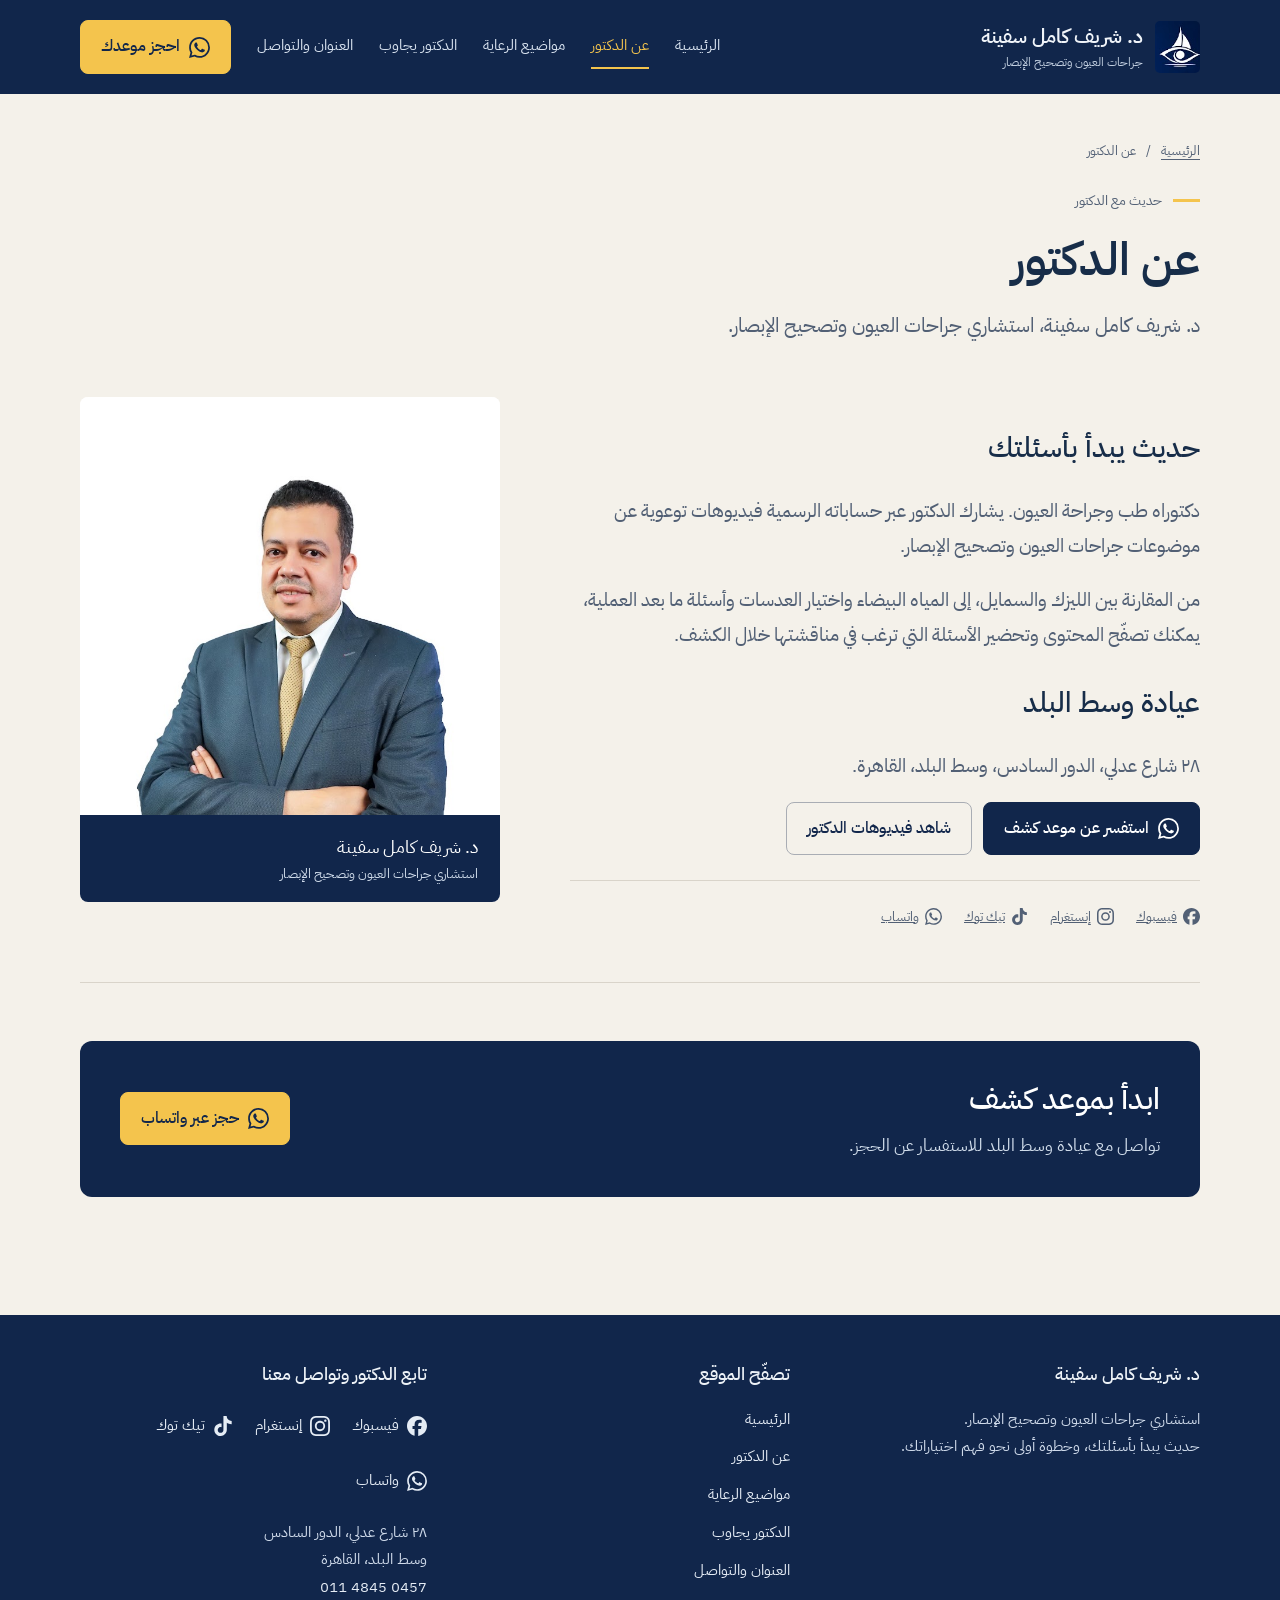
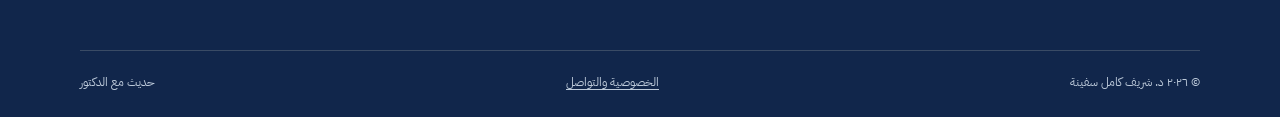
<file: about.html>
<!doctype html><html lang="ar" dir="rtl"><head><meta charset="utf-8"><meta name="viewport" content="width=device-width,initial-scale=1"><meta name="theme-color" content="#11264b"><title>عن الدكتور | د. شريف كامل سفينة</title><meta name="description" content="د. شريف كامل سفينة، استشاري جراحات العيون وتصحيح الإبصار، دكتوراه طب وجراحة العيون. تعرّف عليه وتواصل مع عيادة وسط البلد."><link rel="canonical" href="https://dr-shrief-safena.github.io/about.html"><meta property="og:locale" content="ar_EG"><meta property="og:type" content="website"><meta property="og:title" content="عن الدكتور | د. شريف كامل سفينة"><meta property="og:description" content="د. شريف كامل سفينة، استشاري جراحات العيون وتصحيح الإبصار، دكتوراه طب وجراحة العيون. تعرّف عليه وتواصل مع عيادة وسط البلد."><meta property="og:image" content="https://dr-shrief-safena.github.io/assets/doctor-portrait.jpg"><meta property="og:url" content="https://dr-shrief-safena.github.io/about.html"><link rel="preconnect" href="https://fonts.googleapis.com"><link rel="preconnect" href="https://fonts.gstatic.com" crossorigin><link rel="stylesheet" href="assets/site.css"><script src="assets/site.js" defer></script><script type="application/ld+json">{"@context": "https://schema.org", "@type": "Person", "name": "د. شريف كامل سفينة", "alternateName": "Dr Shrief Kamel Safena", "jobTitle": "استشاري جراحات العيون وتصحيح الإبصار", "url": "https://dr-shrief-safena.github.io", "telephone": "+201148450457", "sameAs": ["https://www.facebook.com/Dr.Shrief.Kamel", "https://www.instagram.com/drshriefsafena/", "https://www.tiktok.com/@drshriefkamelsaffena"]}</script></head><body><a class="skip-link" href="#main">انتقل إلى المحتوى</a><header class="site-header"><div class="wrap header-inner"><a class="brand" href="index.html" aria-label="د. شريف كامل سفينة — الرئيسية"><span class="brand-logo"><img src="assets/campaign-art.jpg" alt="شعار د. شريف كامل سفينة" width="720" height="900"></span><span><strong>د. شريف كامل سفينة</strong><small>جراحات العيون وتصحيح الإبصار</small></span></a><button type="button" class="menu-toggle" aria-label="فتح القائمة" aria-expanded="false" aria-controls="site-navigation" data-menu-toggle><svg viewBox="0 0 24 24" fill="none" stroke="currentColor" stroke-width="1.7" stroke-linecap="round" stroke-linejoin="round" aria-hidden="true"><path d="M4 6h16M4 12h16M4 18h16"/></svg></button><nav class="desktop-nav" id="site-navigation" aria-label="القائمة الرئيسية" data-navigation><a href="index.html">الرئيسية</a><a href="about.html" aria-current="page">عن الدكتور</a><a href="services.html">مواضيع الرعاية</a><a href="videos.html">الدكتور يجاوب</a><a href="contact.html">العنوان والتواصل</a><a href="https://api.whatsapp.com/send?phone=201148450457&amp;text=%D9%85%D8%B1%D8%AD%D8%A8%D9%8B%D8%A7%D8%8C%20%D8%A3%D9%88%D8%AF%20%D8%A7%D9%84%D8%A7%D8%B3%D8%AA%D9%81%D8%B3%D8%A7%D8%B1%20%D8%B9%D9%86%20%D8%AD%D8%AC%D8%B2%20%D9%85%D9%88%D8%B9%D8%AF%20%D9%83%D8%B4%D9%81%20%D9%85%D8%B9%20%D8%AF.%20%D8%B4%D8%B1%D9%8A%D9%81%20%D9%83%D8%A7%D9%85%D9%84%20%D8%B3%D9%81%D9%8A%D9%86%D8%A9." class="button gold" target="_blank" rel="noopener noreferrer"><svg aria-hidden="true" focusable="false" fill="currentColor" role="img" viewBox="0 0 24 24" xmlns="http://www.w3.org/2000/svg"><title>WhatsApp</title><path d="M17.472 14.382c-.297-.149-1.758-.867-2.03-.967-.273-.099-.471-.148-.67.15-.197.297-.767.966-.94 1.164-.173.199-.347.223-.644.075-.297-.15-1.255-.463-2.39-1.475-.883-.788-1.48-1.761-1.653-2.059-.173-.297-.018-.458.13-.606.134-.133.298-.347.446-.52.149-.174.198-.298.298-.497.099-.198.05-.371-.025-.52-.075-.149-.669-1.612-.916-2.207-.242-.579-.487-.5-.669-.51-.173-.008-.371-.01-.57-.01-.198 0-.52.074-.792.372-.272.297-1.04 1.016-1.04 2.479 0 1.462 1.065 2.875 1.213 3.074.149.198 2.096 3.2 5.077 4.487.709.306 1.262.489 1.694.625.712.227 1.36.195 1.871.118.571-.085 1.758-.719 2.006-1.413.248-.694.248-1.289.173-1.413-.074-.124-.272-.198-.57-.347m-5.421 7.403h-.004a9.87 9.87 0 01-5.031-1.378l-.361-.214-3.741.982.998-3.648-.235-.374a9.86 9.86 0 01-1.51-5.26c.001-5.45 4.436-9.884 9.888-9.884 2.64 0 5.122 1.03 6.988 2.898a9.825 9.825 0 012.893 6.994c-.003 5.45-4.437 9.884-9.885 9.884m8.413-18.297A11.815 11.815 0 0012.05 0C5.495 0 .16 5.335.157 11.892c0 2.096.547 4.142 1.588 5.945L.057 24l6.305-1.654a11.882 11.882 0 005.683 1.448h.005c6.554 0 11.89-5.335 11.893-11.893a11.821 11.821 0 00-3.48-8.413Z"/></svg> احجز موعدك</a></nav></div></header><main id="main"><div class="wrap"><div class="page-intro"><nav class="breadcrumbs" aria-label="مسار الصفحة"><a href="index.html">الرئيسية</a><span> / </span><span>عن الدكتور</span></nav><div class="eyebrow">حديث مع الدكتور</div><h1>عن الدكتور</h1><p class="lead">د. شريف كامل سفينة، استشاري جراحات العيون وتصحيح الإبصار.</p></div></div><div class="wrap"><div class="content-grid"><div class="article-copy"><h2>حديث يبدأ بأسئلتك</h2><p>دكتوراه طب وجراحة العيون. يشارك الدكتور عبر حساباته الرسمية فيديوهات توعوية عن موضوعات جراحات العيون وتصحيح الإبصار.</p><p>من المقارنة بين الليزك والسمايل، إلى المياه البيضاء واختيار العدسات وأسئلة ما بعد العملية، يمكنك تصفّح المحتوى وتحضير الأسئلة التي ترغب في مناقشتها خلال الكشف.</p><h2>عيادة وسط البلد</h2><p>٢٨ شارع عدلي، الدور السادس، وسط البلد، القاهرة.</p><div class="hero-actions"><a href="https://api.whatsapp.com/send?phone=201148450457&amp;text=%D9%85%D8%B1%D8%AD%D8%A8%D9%8B%D8%A7%D8%8C%20%D8%A3%D9%88%D8%AF%20%D8%A7%D9%84%D8%A7%D8%B3%D8%AA%D9%81%D8%B3%D8%A7%D8%B1%20%D8%B9%D9%86%20%D8%AD%D8%AC%D8%B2%20%D9%85%D9%88%D8%B9%D8%AF%20%D9%83%D8%B4%D9%81%20%D9%85%D8%B9%20%D8%AF.%20%D8%B4%D8%B1%D9%8A%D9%81%20%D9%83%D8%A7%D9%85%D9%84%20%D8%B3%D9%81%D9%8A%D9%86%D8%A9." class="button" target="_blank" rel="noopener noreferrer"><svg aria-hidden="true" focusable="false" fill="currentColor" role="img" viewBox="0 0 24 24" xmlns="http://www.w3.org/2000/svg"><title>WhatsApp</title><path d="M17.472 14.382c-.297-.149-1.758-.867-2.03-.967-.273-.099-.471-.148-.67.15-.197.297-.767.966-.94 1.164-.173.199-.347.223-.644.075-.297-.15-1.255-.463-2.39-1.475-.883-.788-1.48-1.761-1.653-2.059-.173-.297-.018-.458.13-.606.134-.133.298-.347.446-.52.149-.174.198-.298.298-.497.099-.198.05-.371-.025-.52-.075-.149-.669-1.612-.916-2.207-.242-.579-.487-.5-.669-.51-.173-.008-.371-.01-.57-.01-.198 0-.52.074-.792.372-.272.297-1.04 1.016-1.04 2.479 0 1.462 1.065 2.875 1.213 3.074.149.198 2.096 3.2 5.077 4.487.709.306 1.262.489 1.694.625.712.227 1.36.195 1.871.118.571-.085 1.758-.719 2.006-1.413.248-.694.248-1.289.173-1.413-.074-.124-.272-.198-.57-.347m-5.421 7.403h-.004a9.87 9.87 0 01-5.031-1.378l-.361-.214-3.741.982.998-3.648-.235-.374a9.86 9.86 0 01-1.51-5.26c.001-5.45 4.436-9.884 9.888-9.884 2.64 0 5.122 1.03 6.988 2.898a9.825 9.825 0 012.893 6.994c-.003 5.45-4.437 9.884-9.885 9.884m8.413-18.297A11.815 11.815 0 0012.05 0C5.495 0 .16 5.335.157 11.892c0 2.096.547 4.142 1.588 5.945L.057 24l6.305-1.654a11.882 11.882 0 005.683 1.448h.005c6.554 0 11.89-5.335 11.893-11.893a11.821 11.821 0 00-3.48-8.413Z"/></svg> استفسر عن موعد كشف</a><a class="button outline" href="videos.html">شاهد فيديوهات الدكتور</a></div><div class="social-list hero-social"><a href="https://www.facebook.com/Dr.Shrief.Kamel" class="" target="_blank" rel="noopener noreferrer"><svg aria-hidden="true" focusable="false" fill="currentColor" role="img" viewBox="0 0 24 24" xmlns="http://www.w3.org/2000/svg"><title>Facebook</title><path d="M9.101 23.691v-7.98H6.627v-3.667h2.474v-1.58c0-4.085 1.848-5.978 5.858-5.978.401 0 .955.042 1.468.103a8.68 8.68 0 0 1 1.141.195v3.325a8.623 8.623 0 0 0-.653-.036 26.805 26.805 0 0 0-.733-.009c-.707 0-1.259.096-1.675.309a1.686 1.686 0 0 0-.679.622c-.258.42-.374.995-.374 1.752v1.297h3.919l-.386 2.103-.287 1.564h-3.246v8.245C19.396 23.238 24 18.179 24 12.044c0-6.627-5.373-12-12-12s-12 5.373-12 12c0 5.628 3.874 10.35 9.101 11.647Z"/></svg><span>فيسبوك</span></a><a href="https://www.instagram.com/drshriefsafena/" class="" target="_blank" rel="noopener noreferrer"><svg aria-hidden="true" focusable="false" fill="currentColor" role="img" viewBox="0 0 24 24" xmlns="http://www.w3.org/2000/svg"><title>Instagram</title><path d="M7.0301.084c-1.2768.0602-2.1487.264-2.911.5634-.7888.3075-1.4575.72-2.1228 1.3877-.6652.6677-1.075 1.3368-1.3802 2.127-.2954.7638-.4956 1.6365-.552 2.914-.0564 1.2775-.0689 1.6882-.0626 4.947.0062 3.2586.0206 3.6671.0825 4.9473.061 1.2765.264 2.1482.5635 2.9107.308.7889.72 1.4573 1.388 2.1228.6679.6655 1.3365 1.0743 2.1285 1.38.7632.295 1.6361.4961 2.9134.552 1.2773.056 1.6884.069 4.9462.0627 3.2578-.0062 3.668-.0207 4.9478-.0814 1.28-.0607 2.147-.2652 2.9098-.5633.7889-.3086 1.4578-.72 2.1228-1.3881.665-.6682 1.0745-1.3378 1.3795-2.1284.2957-.7632.4966-1.636.552-2.9124.056-1.2809.0692-1.6898.063-4.948-.0063-3.2583-.021-3.6668-.0817-4.9465-.0607-1.2797-.264-2.1487-.5633-2.9117-.3084-.7889-.72-1.4568-1.3876-2.1228C21.2982 1.33 20.628.9208 19.8378.6165 19.074.321 18.2017.1197 16.9244.0645 15.6471.0093 15.236-.005 11.977.0014 8.718.0076 8.31.0215 7.0301.0839m.1402 21.6932c-1.17-.0509-1.8053-.2453-2.2287-.408-.5606-.216-.96-.4771-1.3819-.895-.422-.4178-.6811-.8186-.9-1.378-.1644-.4234-.3624-1.058-.4171-2.228-.0595-1.2645-.072-1.6442-.079-4.848-.007-3.2037.0053-3.583.0607-4.848.05-1.169.2456-1.805.408-2.2282.216-.5613.4762-.96.895-1.3816.4188-.4217.8184-.6814 1.3783-.9003.423-.1651 1.0575-.3614 2.227-.4171 1.2655-.06 1.6447-.072 4.848-.079 3.2033-.007 3.5835.005 4.8495.0608 1.169.0508 1.8053.2445 2.228.408.5608.216.96.4754 1.3816.895.4217.4194.6816.8176.9005 1.3787.1653.4217.3617 1.056.4169 2.2263.0602 1.2655.0739 1.645.0796 4.848.0058 3.203-.0055 3.5834-.061 4.848-.051 1.17-.245 1.8055-.408 2.2294-.216.5604-.4763.96-.8954 1.3814-.419.4215-.8181.6811-1.3783.9-.4224.1649-1.0577.3617-2.2262.4174-1.2656.0595-1.6448.072-4.8493.079-3.2045.007-3.5825-.006-4.848-.0608M16.953 5.5864A1.44 1.44 0 1 0 18.39 4.144a1.44 1.44 0 0 0-1.437 1.4424M5.8385 12.012c.0067 3.4032 2.7706 6.1557 6.173 6.1493 3.4026-.0065 6.157-2.7701 6.1506-6.1733-.0065-3.4032-2.771-6.1565-6.174-6.1498-3.403.0067-6.156 2.771-6.1496 6.1738M8 12.0077a4 4 0 1 1 4.008 3.9921A3.9996 3.9996 0 0 1 8 12.0077"/></svg><span>إنستغرام</span></a><a href="https://www.tiktok.com/@drshriefkamelsaffena" class="" target="_blank" rel="noopener noreferrer"><svg aria-hidden="true" focusable="false" fill="currentColor" role="img" viewBox="0 0 24 24" xmlns="http://www.w3.org/2000/svg"><title>TikTok</title><path d="M12.525.02c1.31-.02 2.61-.01 3.91-.02.08 1.53.63 3.09 1.75 4.17 1.12 1.11 2.7 1.62 4.24 1.79v4.03c-1.44-.05-2.89-.35-4.2-.97-.57-.26-1.1-.59-1.62-.93-.01 2.92.01 5.84-.02 8.75-.08 1.4-.54 2.79-1.35 3.94-1.31 1.92-3.58 3.17-5.91 3.21-1.43.08-2.86-.31-4.08-1.03-2.02-1.19-3.44-3.37-3.65-5.71-.02-.5-.03-1-.01-1.49.18-1.9 1.12-3.72 2.58-4.96 1.66-1.44 3.98-2.13 6.15-1.72.02 1.48-.04 2.96-.04 4.44-.99-.32-2.15-.23-3.02.37-.63.41-1.11 1.04-1.36 1.75-.21.51-.15 1.07-.14 1.61.24 1.64 1.82 3.02 3.5 2.87 1.12-.01 2.19-.66 2.77-1.61.19-.33.4-.67.41-1.06.1-1.79.06-3.57.07-5.36.01-4.03-.01-8.05.02-12.07z"/></svg><span>تيك توك</span></a><a href="https://api.whatsapp.com/send?phone=201148450457&amp;text=%D9%85%D8%B1%D8%AD%D8%A8%D9%8B%D8%A7%D8%8C%20%D8%A3%D9%88%D8%AF%20%D8%A7%D9%84%D8%A7%D8%B3%D8%AA%D9%81%D8%B3%D8%A7%D8%B1%20%D8%B9%D9%86%20%D8%AD%D8%AC%D8%B2%20%D9%85%D9%88%D8%B9%D8%AF%20%D9%83%D8%B4%D9%81%20%D9%85%D8%B9%20%D8%AF.%20%D8%B4%D8%B1%D9%8A%D9%81%20%D9%83%D8%A7%D9%85%D9%84%20%D8%B3%D9%81%D9%8A%D9%86%D8%A9." class="" target="_blank" rel="noopener noreferrer"><svg aria-hidden="true" focusable="false" fill="currentColor" role="img" viewBox="0 0 24 24" xmlns="http://www.w3.org/2000/svg"><title>WhatsApp</title><path d="M17.472 14.382c-.297-.149-1.758-.867-2.03-.967-.273-.099-.471-.148-.67.15-.197.297-.767.966-.94 1.164-.173.199-.347.223-.644.075-.297-.15-1.255-.463-2.39-1.475-.883-.788-1.48-1.761-1.653-2.059-.173-.297-.018-.458.13-.606.134-.133.298-.347.446-.52.149-.174.198-.298.298-.497.099-.198.05-.371-.025-.52-.075-.149-.669-1.612-.916-2.207-.242-.579-.487-.5-.669-.51-.173-.008-.371-.01-.57-.01-.198 0-.52.074-.792.372-.272.297-1.04 1.016-1.04 2.479 0 1.462 1.065 2.875 1.213 3.074.149.198 2.096 3.2 5.077 4.487.709.306 1.262.489 1.694.625.712.227 1.36.195 1.871.118.571-.085 1.758-.719 2.006-1.413.248-.694.248-1.289.173-1.413-.074-.124-.272-.198-.57-.347m-5.421 7.403h-.004a9.87 9.87 0 01-5.031-1.378l-.361-.214-3.741.982.998-3.648-.235-.374a9.86 9.86 0 01-1.51-5.26c.001-5.45 4.436-9.884 9.888-9.884 2.64 0 5.122 1.03 6.988 2.898a9.825 9.825 0 012.893 6.994c-.003 5.45-4.437 9.884-9.885 9.884m8.413-18.297A11.815 11.815 0 0012.05 0C5.495 0 .16 5.335.157 11.892c0 2.096.547 4.142 1.588 5.945L.057 24l6.305-1.654a11.882 11.882 0 005.683 1.448h.005c6.554 0 11.89-5.335 11.893-11.893a11.821 11.821 0 00-3.48-8.413Z"/></svg><span>واتساب</span></a></div></div><figure class="portrait"><img src="assets/doctor-portrait.jpg" alt="د. شريف كامل سفينة" width="720" height="1080"><figcaption>د. شريف كامل سفينة<small>استشاري جراحات العيون وتصحيح الإبصار</small></figcaption></figure></div><section class="section" style="margin-top:45px"><div class="contact-band"><div><h2>ابدأ بموعد كشف</h2><p>تواصل مع عيادة وسط البلد للاستفسار عن الحجز.</p></div><a href="https://api.whatsapp.com/send?phone=201148450457&amp;text=%D9%85%D8%B1%D8%AD%D8%A8%D9%8B%D8%A7%D8%8C%20%D8%A3%D9%88%D8%AF%20%D8%A7%D9%84%D8%A7%D8%B3%D8%AA%D9%81%D8%B3%D8%A7%D8%B1%20%D8%B9%D9%86%20%D8%AD%D8%AC%D8%B2%20%D9%85%D9%88%D8%B9%D8%AF%20%D9%83%D8%B4%D9%81%20%D9%85%D8%B9%20%D8%AF.%20%D8%B4%D8%B1%D9%8A%D9%81%20%D9%83%D8%A7%D9%85%D9%84%20%D8%B3%D9%81%D9%8A%D9%86%D8%A9." class="button gold" target="_blank" rel="noopener noreferrer"><svg aria-hidden="true" focusable="false" fill="currentColor" role="img" viewBox="0 0 24 24" xmlns="http://www.w3.org/2000/svg"><title>WhatsApp</title><path d="M17.472 14.382c-.297-.149-1.758-.867-2.03-.967-.273-.099-.471-.148-.67.15-.197.297-.767.966-.94 1.164-.173.199-.347.223-.644.075-.297-.15-1.255-.463-2.39-1.475-.883-.788-1.48-1.761-1.653-2.059-.173-.297-.018-.458.13-.606.134-.133.298-.347.446-.52.149-.174.198-.298.298-.497.099-.198.05-.371-.025-.52-.075-.149-.669-1.612-.916-2.207-.242-.579-.487-.5-.669-.51-.173-.008-.371-.01-.57-.01-.198 0-.52.074-.792.372-.272.297-1.04 1.016-1.04 2.479 0 1.462 1.065 2.875 1.213 3.074.149.198 2.096 3.2 5.077 4.487.709.306 1.262.489 1.694.625.712.227 1.36.195 1.871.118.571-.085 1.758-.719 2.006-1.413.248-.694.248-1.289.173-1.413-.074-.124-.272-.198-.57-.347m-5.421 7.403h-.004a9.87 9.87 0 01-5.031-1.378l-.361-.214-3.741.982.998-3.648-.235-.374a9.86 9.86 0 01-1.51-5.26c.001-5.45 4.436-9.884 9.888-9.884 2.64 0 5.122 1.03 6.988 2.898a9.825 9.825 0 012.893 6.994c-.003 5.45-4.437 9.884-9.885 9.884m8.413-18.297A11.815 11.815 0 0012.05 0C5.495 0 .16 5.335.157 11.892c0 2.096.547 4.142 1.588 5.945L.057 24l6.305-1.654a11.882 11.882 0 005.683 1.448h.005c6.554 0 11.89-5.335 11.893-11.893a11.821 11.821 0 00-3.48-8.413Z"/></svg> حجز عبر واتساب</a></div></section></div></main><footer class="site-footer"><div class="wrap"><div class="footer-main"><div><h3>د. شريف كامل سفينة</h3><p>استشاري جراحات العيون وتصحيح الإبصار.<br>حديث يبدأ بأسئلتك، وخطوة أولى نحو فهم اختياراتك.</p></div><div><h3>تصفّح الموقع</h3><nav aria-label="روابط التذييل"><a href="index.html">الرئيسية</a><a href="about.html">عن الدكتور</a><a href="services.html">مواضيع الرعاية</a><a href="videos.html">الدكتور يجاوب</a><a href="contact.html">العنوان والتواصل</a></nav></div><div><h3>تابع الدكتور وتواصل معنا</h3><div class="social-list "><a href="https://www.facebook.com/Dr.Shrief.Kamel" class="" target="_blank" rel="noopener noreferrer"><svg aria-hidden="true" focusable="false" fill="currentColor" role="img" viewBox="0 0 24 24" xmlns="http://www.w3.org/2000/svg"><title>Facebook</title><path d="M9.101 23.691v-7.98H6.627v-3.667h2.474v-1.58c0-4.085 1.848-5.978 5.858-5.978.401 0 .955.042 1.468.103a8.68 8.68 0 0 1 1.141.195v3.325a8.623 8.623 0 0 0-.653-.036 26.805 26.805 0 0 0-.733-.009c-.707 0-1.259.096-1.675.309a1.686 1.686 0 0 0-.679.622c-.258.42-.374.995-.374 1.752v1.297h3.919l-.386 2.103-.287 1.564h-3.246v8.245C19.396 23.238 24 18.179 24 12.044c0-6.627-5.373-12-12-12s-12 5.373-12 12c0 5.628 3.874 10.35 9.101 11.647Z"/></svg><span>فيسبوك</span></a><a href="https://www.instagram.com/drshriefsafena/" class="" target="_blank" rel="noopener noreferrer"><svg aria-hidden="true" focusable="false" fill="currentColor" role="img" viewBox="0 0 24 24" xmlns="http://www.w3.org/2000/svg"><title>Instagram</title><path d="M7.0301.084c-1.2768.0602-2.1487.264-2.911.5634-.7888.3075-1.4575.72-2.1228 1.3877-.6652.6677-1.075 1.3368-1.3802 2.127-.2954.7638-.4956 1.6365-.552 2.914-.0564 1.2775-.0689 1.6882-.0626 4.947.0062 3.2586.0206 3.6671.0825 4.9473.061 1.2765.264 2.1482.5635 2.9107.308.7889.72 1.4573 1.388 2.1228.6679.6655 1.3365 1.0743 2.1285 1.38.7632.295 1.6361.4961 2.9134.552 1.2773.056 1.6884.069 4.9462.0627 3.2578-.0062 3.668-.0207 4.9478-.0814 1.28-.0607 2.147-.2652 2.9098-.5633.7889-.3086 1.4578-.72 2.1228-1.3881.665-.6682 1.0745-1.3378 1.3795-2.1284.2957-.7632.4966-1.636.552-2.9124.056-1.2809.0692-1.6898.063-4.948-.0063-3.2583-.021-3.6668-.0817-4.9465-.0607-1.2797-.264-2.1487-.5633-2.9117-.3084-.7889-.72-1.4568-1.3876-2.1228C21.2982 1.33 20.628.9208 19.8378.6165 19.074.321 18.2017.1197 16.9244.0645 15.6471.0093 15.236-.005 11.977.0014 8.718.0076 8.31.0215 7.0301.0839m.1402 21.6932c-1.17-.0509-1.8053-.2453-2.2287-.408-.5606-.216-.96-.4771-1.3819-.895-.422-.4178-.6811-.8186-.9-1.378-.1644-.4234-.3624-1.058-.4171-2.228-.0595-1.2645-.072-1.6442-.079-4.848-.007-3.2037.0053-3.583.0607-4.848.05-1.169.2456-1.805.408-2.2282.216-.5613.4762-.96.895-1.3816.4188-.4217.8184-.6814 1.3783-.9003.423-.1651 1.0575-.3614 2.227-.4171 1.2655-.06 1.6447-.072 4.848-.079 3.2033-.007 3.5835.005 4.8495.0608 1.169.0508 1.8053.2445 2.228.408.5608.216.96.4754 1.3816.895.4217.4194.6816.8176.9005 1.3787.1653.4217.3617 1.056.4169 2.2263.0602 1.2655.0739 1.645.0796 4.848.0058 3.203-.0055 3.5834-.061 4.848-.051 1.17-.245 1.8055-.408 2.2294-.216.5604-.4763.96-.8954 1.3814-.419.4215-.8181.6811-1.3783.9-.4224.1649-1.0577.3617-2.2262.4174-1.2656.0595-1.6448.072-4.8493.079-3.2045.007-3.5825-.006-4.848-.0608M16.953 5.5864A1.44 1.44 0 1 0 18.39 4.144a1.44 1.44 0 0 0-1.437 1.4424M5.8385 12.012c.0067 3.4032 2.7706 6.1557 6.173 6.1493 3.4026-.0065 6.157-2.7701 6.1506-6.1733-.0065-3.4032-2.771-6.1565-6.174-6.1498-3.403.0067-6.156 2.771-6.1496 6.1738M8 12.0077a4 4 0 1 1 4.008 3.9921A3.9996 3.9996 0 0 1 8 12.0077"/></svg><span>إنستغرام</span></a><a href="https://www.tiktok.com/@drshriefkamelsaffena" class="" target="_blank" rel="noopener noreferrer"><svg aria-hidden="true" focusable="false" fill="currentColor" role="img" viewBox="0 0 24 24" xmlns="http://www.w3.org/2000/svg"><title>TikTok</title><path d="M12.525.02c1.31-.02 2.61-.01 3.91-.02.08 1.53.63 3.09 1.75 4.17 1.12 1.11 2.7 1.62 4.24 1.79v4.03c-1.44-.05-2.89-.35-4.2-.97-.57-.26-1.1-.59-1.62-.93-.01 2.92.01 5.84-.02 8.75-.08 1.4-.54 2.79-1.35 3.94-1.31 1.92-3.58 3.17-5.91 3.21-1.43.08-2.86-.31-4.08-1.03-2.02-1.19-3.44-3.37-3.65-5.71-.02-.5-.03-1-.01-1.49.18-1.9 1.12-3.72 2.58-4.96 1.66-1.44 3.98-2.13 6.15-1.72.02 1.48-.04 2.96-.04 4.44-.99-.32-2.15-.23-3.02.37-.63.41-1.11 1.04-1.36 1.75-.21.51-.15 1.07-.14 1.61.24 1.64 1.82 3.02 3.5 2.87 1.12-.01 2.19-.66 2.77-1.61.19-.33.4-.67.41-1.06.1-1.79.06-3.57.07-5.36.01-4.03-.01-8.05.02-12.07z"/></svg><span>تيك توك</span></a><a href="https://api.whatsapp.com/send?phone=201148450457&amp;text=%D9%85%D8%B1%D8%AD%D8%A8%D9%8B%D8%A7%D8%8C%20%D8%A3%D9%88%D8%AF%20%D8%A7%D9%84%D8%A7%D8%B3%D8%AA%D9%81%D8%B3%D8%A7%D8%B1%20%D8%B9%D9%86%20%D8%AD%D8%AC%D8%B2%20%D9%85%D9%88%D8%B9%D8%AF%20%D9%83%D8%B4%D9%81%20%D9%85%D8%B9%20%D8%AF.%20%D8%B4%D8%B1%D9%8A%D9%81%20%D9%83%D8%A7%D9%85%D9%84%20%D8%B3%D9%81%D9%8A%D9%86%D8%A9." class="" target="_blank" rel="noopener noreferrer"><svg aria-hidden="true" focusable="false" fill="currentColor" role="img" viewBox="0 0 24 24" xmlns="http://www.w3.org/2000/svg"><title>WhatsApp</title><path d="M17.472 14.382c-.297-.149-1.758-.867-2.03-.967-.273-.099-.471-.148-.67.15-.197.297-.767.966-.94 1.164-.173.199-.347.223-.644.075-.297-.15-1.255-.463-2.39-1.475-.883-.788-1.48-1.761-1.653-2.059-.173-.297-.018-.458.13-.606.134-.133.298-.347.446-.52.149-.174.198-.298.298-.497.099-.198.05-.371-.025-.52-.075-.149-.669-1.612-.916-2.207-.242-.579-.487-.5-.669-.51-.173-.008-.371-.01-.57-.01-.198 0-.52.074-.792.372-.272.297-1.04 1.016-1.04 2.479 0 1.462 1.065 2.875 1.213 3.074.149.198 2.096 3.2 5.077 4.487.709.306 1.262.489 1.694.625.712.227 1.36.195 1.871.118.571-.085 1.758-.719 2.006-1.413.248-.694.248-1.289.173-1.413-.074-.124-.272-.198-.57-.347m-5.421 7.403h-.004a9.87 9.87 0 01-5.031-1.378l-.361-.214-3.741.982.998-3.648-.235-.374a9.86 9.86 0 01-1.51-5.26c.001-5.45 4.436-9.884 9.888-9.884 2.64 0 5.122 1.03 6.988 2.898a9.825 9.825 0 012.893 6.994c-.003 5.45-4.437 9.884-9.885 9.884m8.413-18.297A11.815 11.815 0 0012.05 0C5.495 0 .16 5.335.157 11.892c0 2.096.547 4.142 1.588 5.945L.057 24l6.305-1.654a11.882 11.882 0 005.683 1.448h.005c6.554 0 11.89-5.335 11.893-11.893a11.821 11.821 0 00-3.48-8.413Z"/></svg><span>واتساب</span></a></div><p style="margin-top:18px">٢٨ شارع عدلي، الدور السادس<br>وسط البلد، القاهرة<br><a href="tel:+201148450457"><bdi dir="ltr">011 4845 0457</bdi></a></p></div></div><div class="footer-bottom"><span>© ٢٠٢٦ د. شريف كامل سفينة</span><a href="privacy.html">الخصوصية والتواصل</a><span>حديث مع الدكتور</span></div></div></footer><nav class="mobile-contact" aria-label="التواصل السريع"><a href="tel:+201148450457"><svg viewBox="0 0 24 24" fill="none" stroke="currentColor" stroke-width="1.7" stroke-linecap="round" stroke-linejoin="round" aria-hidden="true"><path d="m8 3 3 5-3 3c2 3 3 4 6 5l3-3 4 3c0 4-3 6-6 5C8 19 4 15 3 8 2 5 4 3 8 3Z"/></svg><span>اتصل بالعيادة</span></a><a href="https://api.whatsapp.com/send?phone=201148450457&amp;text=%D9%85%D8%B1%D8%AD%D8%A8%D9%8B%D8%A7%D8%8C%20%D8%A3%D9%88%D8%AF%20%D8%A7%D9%84%D8%A7%D8%B3%D8%AA%D9%81%D8%B3%D8%A7%D8%B1%20%D8%B9%D9%86%20%D8%AD%D8%AC%D8%B2%20%D9%85%D9%88%D8%B9%D8%AF%20%D9%83%D8%B4%D9%81%20%D9%85%D8%B9%20%D8%AF.%20%D8%B4%D8%B1%D9%8A%D9%81%20%D9%83%D8%A7%D9%85%D9%84%20%D8%B3%D9%81%D9%8A%D9%86%D8%A9." class="wa" target="_blank" rel="noopener noreferrer"><svg aria-hidden="true" focusable="false" fill="currentColor" role="img" viewBox="0 0 24 24" xmlns="http://www.w3.org/2000/svg"><title>WhatsApp</title><path d="M17.472 14.382c-.297-.149-1.758-.867-2.03-.967-.273-.099-.471-.148-.67.15-.197.297-.767.966-.94 1.164-.173.199-.347.223-.644.075-.297-.15-1.255-.463-2.39-1.475-.883-.788-1.48-1.761-1.653-2.059-.173-.297-.018-.458.13-.606.134-.133.298-.347.446-.52.149-.174.198-.298.298-.497.099-.198.05-.371-.025-.52-.075-.149-.669-1.612-.916-2.207-.242-.579-.487-.5-.669-.51-.173-.008-.371-.01-.57-.01-.198 0-.52.074-.792.372-.272.297-1.04 1.016-1.04 2.479 0 1.462 1.065 2.875 1.213 3.074.149.198 2.096 3.2 5.077 4.487.709.306 1.262.489 1.694.625.712.227 1.36.195 1.871.118.571-.085 1.758-.719 2.006-1.413.248-.694.248-1.289.173-1.413-.074-.124-.272-.198-.57-.347m-5.421 7.403h-.004a9.87 9.87 0 01-5.031-1.378l-.361-.214-3.741.982.998-3.648-.235-.374a9.86 9.86 0 01-1.51-5.26c.001-5.45 4.436-9.884 9.888-9.884 2.64 0 5.122 1.03 6.988 2.898a9.825 9.825 0 012.893 6.994c-.003 5.45-4.437 9.884-9.885 9.884m8.413-18.297A11.815 11.815 0 0012.05 0C5.495 0 .16 5.335.157 11.892c0 2.096.547 4.142 1.588 5.945L.057 24l6.305-1.654a11.882 11.882 0 005.683 1.448h.005c6.554 0 11.89-5.335 11.893-11.893a11.821 11.821 0 00-3.48-8.413Z"/></svg><span>حجز عبر واتساب</span></a></nav></body></html>
</file>
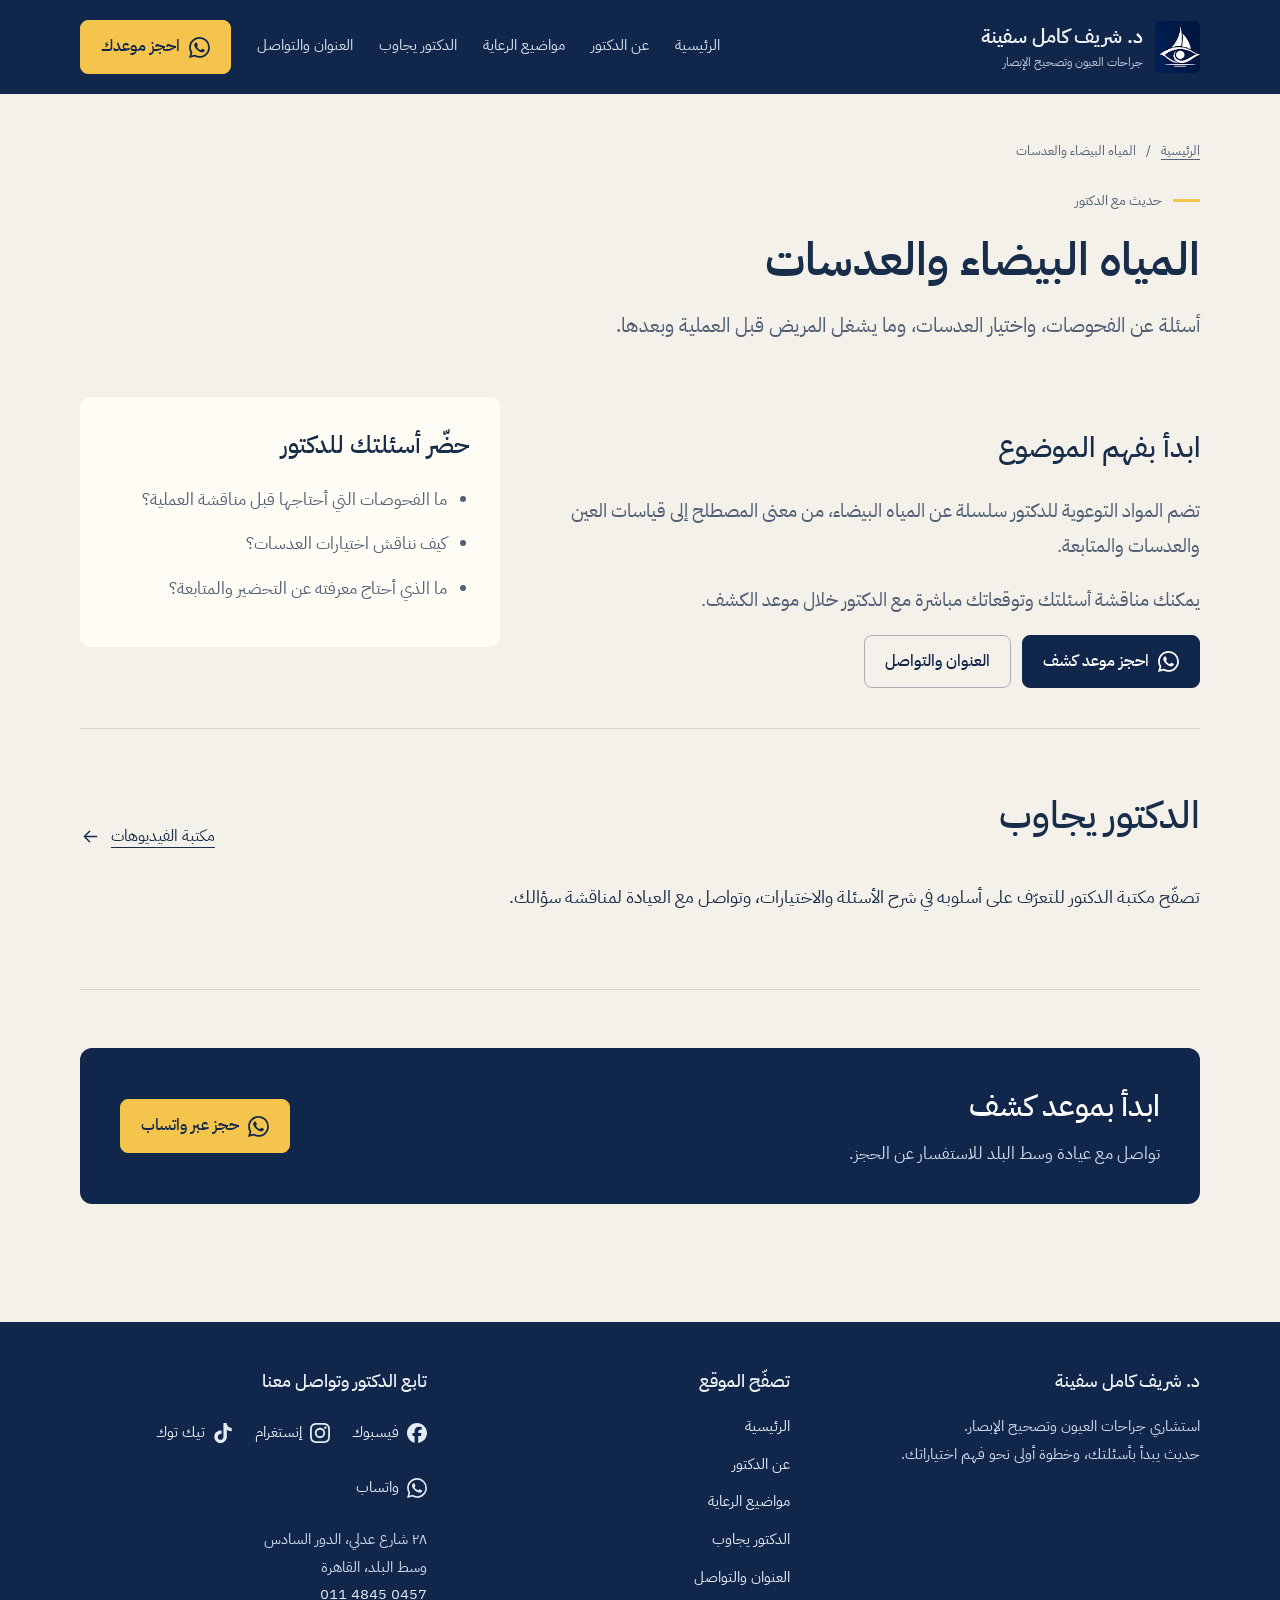
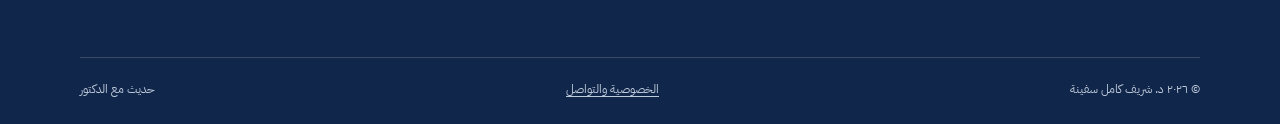
<file: cataracts.html>
<!doctype html><html lang="ar" dir="rtl"><head><meta charset="utf-8"><meta name="viewport" content="width=device-width,initial-scale=1"><meta name="theme-color" content="#11264b"><title>المياه البيضاء والعدسات | د. شريف كامل سفينة</title><meta name="description" content="أسئلة عن الفحوصات، واختيار العدسات، وما يشغل المريض قبل العملية وبعدها. مع د. شريف كامل سفينة."><link rel="canonical" href="https://dr-shrief-safena.github.io/cataracts.html"><meta property="og:locale" content="ar_EG"><meta property="og:type" content="website"><meta property="og:title" content="المياه البيضاء والعدسات | د. شريف كامل سفينة"><meta property="og:description" content="أسئلة عن الفحوصات، واختيار العدسات، وما يشغل المريض قبل العملية وبعدها. مع د. شريف كامل سفينة."><meta property="og:image" content="https://dr-shrief-safena.github.io/assets/doctor-portrait.jpg"><meta property="og:url" content="https://dr-shrief-safena.github.io/cataracts.html"><link rel="preconnect" href="https://fonts.googleapis.com"><link rel="preconnect" href="https://fonts.gstatic.com" crossorigin><link rel="stylesheet" href="assets/site.css"><script src="assets/site.js" defer></script><script type="application/ld+json">{"@context": "https://schema.org", "@type": "Person", "name": "د. شريف كامل سفينة", "alternateName": "Dr Shrief Kamel Safena", "jobTitle": "استشاري جراحات العيون وتصحيح الإبصار", "url": "https://dr-shrief-safena.github.io", "telephone": "+201148450457", "sameAs": ["https://www.facebook.com/Dr.Shrief.Kamel", "https://www.instagram.com/drshriefsafena/", "https://www.tiktok.com/@drshriefkamelsaffena"]}</script></head><body><a class="skip-link" href="#main">انتقل إلى المحتوى</a><header class="site-header"><div class="wrap header-inner"><a class="brand" href="index.html" aria-label="د. شريف كامل سفينة — الرئيسية"><span class="brand-logo"><img src="assets/campaign-art.jpg" alt="شعار د. شريف كامل سفينة" width="720" height="900"></span><span><strong>د. شريف كامل سفينة</strong><small>جراحات العيون وتصحيح الإبصار</small></span></a><button type="button" class="menu-toggle" aria-label="فتح القائمة" aria-expanded="false" aria-controls="site-navigation" data-menu-toggle><svg viewBox="0 0 24 24" fill="none" stroke="currentColor" stroke-width="1.7" stroke-linecap="round" stroke-linejoin="round" aria-hidden="true"><path d="M4 6h16M4 12h16M4 18h16"/></svg></button><nav class="desktop-nav" id="site-navigation" aria-label="القائمة الرئيسية" data-navigation><a href="index.html">الرئيسية</a><a href="about.html">عن الدكتور</a><a href="services.html">مواضيع الرعاية</a><a href="videos.html">الدكتور يجاوب</a><a href="contact.html">العنوان والتواصل</a><a href="https://api.whatsapp.com/send?phone=201148450457&amp;text=%D9%85%D8%B1%D8%AD%D8%A8%D9%8B%D8%A7%D8%8C%20%D8%A3%D9%88%D8%AF%20%D8%A7%D9%84%D8%A7%D8%B3%D8%AA%D9%81%D8%B3%D8%A7%D8%B1%20%D8%B9%D9%86%20%D8%AD%D8%AC%D8%B2%20%D9%85%D9%88%D8%B9%D8%AF%20%D9%83%D8%B4%D9%81%20%D9%85%D8%B9%20%D8%AF.%20%D8%B4%D8%B1%D9%8A%D9%81%20%D9%83%D8%A7%D9%85%D9%84%20%D8%B3%D9%81%D9%8A%D9%86%D8%A9." class="button gold" target="_blank" rel="noopener noreferrer"><svg aria-hidden="true" focusable="false" fill="currentColor" role="img" viewBox="0 0 24 24" xmlns="http://www.w3.org/2000/svg"><title>WhatsApp</title><path d="M17.472 14.382c-.297-.149-1.758-.867-2.03-.967-.273-.099-.471-.148-.67.15-.197.297-.767.966-.94 1.164-.173.199-.347.223-.644.075-.297-.15-1.255-.463-2.39-1.475-.883-.788-1.48-1.761-1.653-2.059-.173-.297-.018-.458.13-.606.134-.133.298-.347.446-.52.149-.174.198-.298.298-.497.099-.198.05-.371-.025-.52-.075-.149-.669-1.612-.916-2.207-.242-.579-.487-.5-.669-.51-.173-.008-.371-.01-.57-.01-.198 0-.52.074-.792.372-.272.297-1.04 1.016-1.04 2.479 0 1.462 1.065 2.875 1.213 3.074.149.198 2.096 3.2 5.077 4.487.709.306 1.262.489 1.694.625.712.227 1.36.195 1.871.118.571-.085 1.758-.719 2.006-1.413.248-.694.248-1.289.173-1.413-.074-.124-.272-.198-.57-.347m-5.421 7.403h-.004a9.87 9.87 0 01-5.031-1.378l-.361-.214-3.741.982.998-3.648-.235-.374a9.86 9.86 0 01-1.51-5.26c.001-5.45 4.436-9.884 9.888-9.884 2.64 0 5.122 1.03 6.988 2.898a9.825 9.825 0 012.893 6.994c-.003 5.45-4.437 9.884-9.885 9.884m8.413-18.297A11.815 11.815 0 0012.05 0C5.495 0 .16 5.335.157 11.892c0 2.096.547 4.142 1.588 5.945L.057 24l6.305-1.654a11.882 11.882 0 005.683 1.448h.005c6.554 0 11.89-5.335 11.893-11.893a11.821 11.821 0 00-3.48-8.413Z"/></svg> احجز موعدك</a></nav></div></header><main id="main"><div class="wrap"><div class="page-intro"><nav class="breadcrumbs" aria-label="مسار الصفحة"><a href="index.html">الرئيسية</a><span> / </span><span>المياه البيضاء والعدسات</span></nav><div class="eyebrow">حديث مع الدكتور</div><h1>المياه البيضاء والعدسات</h1><p class="lead">أسئلة عن الفحوصات، واختيار العدسات، وما يشغل المريض قبل العملية وبعدها.</p></div></div><div class="wrap"><div class="content-grid"><div class="article-copy"><h2>ابدأ بفهم الموضوع</h2><p>تضم المواد التوعوية للدكتور سلسلة عن المياه البيضاء، من معنى المصطلح إلى قياسات العين والعدسات والمتابعة.</p><p>يمكنك مناقشة أسئلتك وتوقعاتك مباشرة مع الدكتور خلال موعد الكشف.</p><div class="hero-actions"><a href="https://api.whatsapp.com/send?phone=201148450457&amp;text=%D9%85%D8%B1%D8%AD%D8%A8%D9%8B%D8%A7%D8%8C%20%D8%A3%D9%88%D8%AF%20%D8%A7%D9%84%D8%A7%D8%B3%D8%AA%D9%81%D8%B3%D8%A7%D8%B1%20%D8%B9%D9%86%20%D8%AD%D8%AC%D8%B2%20%D9%85%D9%88%D8%B9%D8%AF%20%D9%83%D8%B4%D9%81%20%D9%85%D8%B9%20%D8%AF.%20%D8%B4%D8%B1%D9%8A%D9%81%20%D9%83%D8%A7%D9%85%D9%84%20%D8%B3%D9%81%D9%8A%D9%86%D8%A9." class="button" target="_blank" rel="noopener noreferrer"><svg aria-hidden="true" focusable="false" fill="currentColor" role="img" viewBox="0 0 24 24" xmlns="http://www.w3.org/2000/svg"><title>WhatsApp</title><path d="M17.472 14.382c-.297-.149-1.758-.867-2.03-.967-.273-.099-.471-.148-.67.15-.197.297-.767.966-.94 1.164-.173.199-.347.223-.644.075-.297-.15-1.255-.463-2.39-1.475-.883-.788-1.48-1.761-1.653-2.059-.173-.297-.018-.458.13-.606.134-.133.298-.347.446-.52.149-.174.198-.298.298-.497.099-.198.05-.371-.025-.52-.075-.149-.669-1.612-.916-2.207-.242-.579-.487-.5-.669-.51-.173-.008-.371-.01-.57-.01-.198 0-.52.074-.792.372-.272.297-1.04 1.016-1.04 2.479 0 1.462 1.065 2.875 1.213 3.074.149.198 2.096 3.2 5.077 4.487.709.306 1.262.489 1.694.625.712.227 1.36.195 1.871.118.571-.085 1.758-.719 2.006-1.413.248-.694.248-1.289.173-1.413-.074-.124-.272-.198-.57-.347m-5.421 7.403h-.004a9.87 9.87 0 01-5.031-1.378l-.361-.214-3.741.982.998-3.648-.235-.374a9.86 9.86 0 01-1.51-5.26c.001-5.45 4.436-9.884 9.888-9.884 2.64 0 5.122 1.03 6.988 2.898a9.825 9.825 0 012.893 6.994c-.003 5.45-4.437 9.884-9.885 9.884m8.413-18.297A11.815 11.815 0 0012.05 0C5.495 0 .16 5.335.157 11.892c0 2.096.547 4.142 1.588 5.945L.057 24l6.305-1.654a11.882 11.882 0 005.683 1.448h.005c6.554 0 11.89-5.335 11.893-11.893a11.821 11.821 0 00-3.48-8.413Z"/></svg> احجز موعد كشف</a><a class="button outline" href="contact.html">العنوان والتواصل</a></div></div><aside class="content-panel"><h2>حضّر أسئلتك للدكتور</h2><ul><li>ما الفحوصات التي أحتاجها قبل مناقشة العملية؟</li><li>كيف نناقش اختيارات العدسات؟</li><li>ما الذي أحتاج معرفته عن التحضير والمتابعة؟</li></ul></aside></div><section class="section" style="margin-top:40px"><div class="section-head"><h2>الدكتور يجاوب</h2><a class="text-link" href="videos.html">مكتبة الفيديوهات <svg viewBox="0 0 24 24" fill="none" stroke="currentColor" stroke-width="1.7" stroke-linecap="round" stroke-linejoin="round" aria-hidden="true"><path d="M19 12H5m6 6-6-6 6-6"/></svg></a></div><p class="article-copy">تصفّح مكتبة الدكتور للتعرّف على أسلوبه في شرح الأسئلة والاختيارات، وتواصل مع العيادة لمناقشة سؤالك.</p></section><section class="section"><div class="contact-band"><div><h2>ابدأ بموعد كشف</h2><p>تواصل مع عيادة وسط البلد للاستفسار عن الحجز.</p></div><a href="https://api.whatsapp.com/send?phone=201148450457&amp;text=%D9%85%D8%B1%D8%AD%D8%A8%D9%8B%D8%A7%D8%8C%20%D8%A3%D9%88%D8%AF%20%D8%A7%D9%84%D8%A7%D8%B3%D8%AA%D9%81%D8%B3%D8%A7%D8%B1%20%D8%B9%D9%86%20%D8%AD%D8%AC%D8%B2%20%D9%85%D9%88%D8%B9%D8%AF%20%D9%83%D8%B4%D9%81%20%D9%85%D8%B9%20%D8%AF.%20%D8%B4%D8%B1%D9%8A%D9%81%20%D9%83%D8%A7%D9%85%D9%84%20%D8%B3%D9%81%D9%8A%D9%86%D8%A9." class="button gold" target="_blank" rel="noopener noreferrer"><svg aria-hidden="true" focusable="false" fill="currentColor" role="img" viewBox="0 0 24 24" xmlns="http://www.w3.org/2000/svg"><title>WhatsApp</title><path d="M17.472 14.382c-.297-.149-1.758-.867-2.03-.967-.273-.099-.471-.148-.67.15-.197.297-.767.966-.94 1.164-.173.199-.347.223-.644.075-.297-.15-1.255-.463-2.39-1.475-.883-.788-1.48-1.761-1.653-2.059-.173-.297-.018-.458.13-.606.134-.133.298-.347.446-.52.149-.174.198-.298.298-.497.099-.198.05-.371-.025-.52-.075-.149-.669-1.612-.916-2.207-.242-.579-.487-.5-.669-.51-.173-.008-.371-.01-.57-.01-.198 0-.52.074-.792.372-.272.297-1.04 1.016-1.04 2.479 0 1.462 1.065 2.875 1.213 3.074.149.198 2.096 3.2 5.077 4.487.709.306 1.262.489 1.694.625.712.227 1.36.195 1.871.118.571-.085 1.758-.719 2.006-1.413.248-.694.248-1.289.173-1.413-.074-.124-.272-.198-.57-.347m-5.421 7.403h-.004a9.87 9.87 0 01-5.031-1.378l-.361-.214-3.741.982.998-3.648-.235-.374a9.86 9.86 0 01-1.51-5.26c.001-5.45 4.436-9.884 9.888-9.884 2.64 0 5.122 1.03 6.988 2.898a9.825 9.825 0 012.893 6.994c-.003 5.45-4.437 9.884-9.885 9.884m8.413-18.297A11.815 11.815 0 0012.05 0C5.495 0 .16 5.335.157 11.892c0 2.096.547 4.142 1.588 5.945L.057 24l6.305-1.654a11.882 11.882 0 005.683 1.448h.005c6.554 0 11.89-5.335 11.893-11.893a11.821 11.821 0 00-3.48-8.413Z"/></svg> حجز عبر واتساب</a></div></section></div></main><footer class="site-footer"><div class="wrap"><div class="footer-main"><div><h3>د. شريف كامل سفينة</h3><p>استشاري جراحات العيون وتصحيح الإبصار.<br>حديث يبدأ بأسئلتك، وخطوة أولى نحو فهم اختياراتك.</p></div><div><h3>تصفّح الموقع</h3><nav aria-label="روابط التذييل"><a href="index.html">الرئيسية</a><a href="about.html">عن الدكتور</a><a href="services.html">مواضيع الرعاية</a><a href="videos.html">الدكتور يجاوب</a><a href="contact.html">العنوان والتواصل</a></nav></div><div><h3>تابع الدكتور وتواصل معنا</h3><div class="social-list "><a href="https://www.facebook.com/Dr.Shrief.Kamel" class="" target="_blank" rel="noopener noreferrer"><svg aria-hidden="true" focusable="false" fill="currentColor" role="img" viewBox="0 0 24 24" xmlns="http://www.w3.org/2000/svg"><title>Facebook</title><path d="M9.101 23.691v-7.98H6.627v-3.667h2.474v-1.58c0-4.085 1.848-5.978 5.858-5.978.401 0 .955.042 1.468.103a8.68 8.68 0 0 1 1.141.195v3.325a8.623 8.623 0 0 0-.653-.036 26.805 26.805 0 0 0-.733-.009c-.707 0-1.259.096-1.675.309a1.686 1.686 0 0 0-.679.622c-.258.42-.374.995-.374 1.752v1.297h3.919l-.386 2.103-.287 1.564h-3.246v8.245C19.396 23.238 24 18.179 24 12.044c0-6.627-5.373-12-12-12s-12 5.373-12 12c0 5.628 3.874 10.35 9.101 11.647Z"/></svg><span>فيسبوك</span></a><a href="https://www.instagram.com/drshriefsafena/" class="" target="_blank" rel="noopener noreferrer"><svg aria-hidden="true" focusable="false" fill="currentColor" role="img" viewBox="0 0 24 24" xmlns="http://www.w3.org/2000/svg"><title>Instagram</title><path d="M7.0301.084c-1.2768.0602-2.1487.264-2.911.5634-.7888.3075-1.4575.72-2.1228 1.3877-.6652.6677-1.075 1.3368-1.3802 2.127-.2954.7638-.4956 1.6365-.552 2.914-.0564 1.2775-.0689 1.6882-.0626 4.947.0062 3.2586.0206 3.6671.0825 4.9473.061 1.2765.264 2.1482.5635 2.9107.308.7889.72 1.4573 1.388 2.1228.6679.6655 1.3365 1.0743 2.1285 1.38.7632.295 1.6361.4961 2.9134.552 1.2773.056 1.6884.069 4.9462.0627 3.2578-.0062 3.668-.0207 4.9478-.0814 1.28-.0607 2.147-.2652 2.9098-.5633.7889-.3086 1.4578-.72 2.1228-1.3881.665-.6682 1.0745-1.3378 1.3795-2.1284.2957-.7632.4966-1.636.552-2.9124.056-1.2809.0692-1.6898.063-4.948-.0063-3.2583-.021-3.6668-.0817-4.9465-.0607-1.2797-.264-2.1487-.5633-2.9117-.3084-.7889-.72-1.4568-1.3876-2.1228C21.2982 1.33 20.628.9208 19.8378.6165 19.074.321 18.2017.1197 16.9244.0645 15.6471.0093 15.236-.005 11.977.0014 8.718.0076 8.31.0215 7.0301.0839m.1402 21.6932c-1.17-.0509-1.8053-.2453-2.2287-.408-.5606-.216-.96-.4771-1.3819-.895-.422-.4178-.6811-.8186-.9-1.378-.1644-.4234-.3624-1.058-.4171-2.228-.0595-1.2645-.072-1.6442-.079-4.848-.007-3.2037.0053-3.583.0607-4.848.05-1.169.2456-1.805.408-2.2282.216-.5613.4762-.96.895-1.3816.4188-.4217.8184-.6814 1.3783-.9003.423-.1651 1.0575-.3614 2.227-.4171 1.2655-.06 1.6447-.072 4.848-.079 3.2033-.007 3.5835.005 4.8495.0608 1.169.0508 1.8053.2445 2.228.408.5608.216.96.4754 1.3816.895.4217.4194.6816.8176.9005 1.3787.1653.4217.3617 1.056.4169 2.2263.0602 1.2655.0739 1.645.0796 4.848.0058 3.203-.0055 3.5834-.061 4.848-.051 1.17-.245 1.8055-.408 2.2294-.216.5604-.4763.96-.8954 1.3814-.419.4215-.8181.6811-1.3783.9-.4224.1649-1.0577.3617-2.2262.4174-1.2656.0595-1.6448.072-4.8493.079-3.2045.007-3.5825-.006-4.848-.0608M16.953 5.5864A1.44 1.44 0 1 0 18.39 4.144a1.44 1.44 0 0 0-1.437 1.4424M5.8385 12.012c.0067 3.4032 2.7706 6.1557 6.173 6.1493 3.4026-.0065 6.157-2.7701 6.1506-6.1733-.0065-3.4032-2.771-6.1565-6.174-6.1498-3.403.0067-6.156 2.771-6.1496 6.1738M8 12.0077a4 4 0 1 1 4.008 3.9921A3.9996 3.9996 0 0 1 8 12.0077"/></svg><span>إنستغرام</span></a><a href="https://www.tiktok.com/@drshriefkamelsaffena" class="" target="_blank" rel="noopener noreferrer"><svg aria-hidden="true" focusable="false" fill="currentColor" role="img" viewBox="0 0 24 24" xmlns="http://www.w3.org/2000/svg"><title>TikTok</title><path d="M12.525.02c1.31-.02 2.61-.01 3.91-.02.08 1.53.63 3.09 1.75 4.17 1.12 1.11 2.7 1.62 4.24 1.79v4.03c-1.44-.05-2.89-.35-4.2-.97-.57-.26-1.1-.59-1.62-.93-.01 2.92.01 5.84-.02 8.75-.08 1.4-.54 2.79-1.35 3.94-1.31 1.92-3.58 3.17-5.91 3.21-1.43.08-2.86-.31-4.08-1.03-2.02-1.19-3.44-3.37-3.65-5.71-.02-.5-.03-1-.01-1.49.18-1.9 1.12-3.72 2.58-4.96 1.66-1.44 3.98-2.13 6.15-1.72.02 1.48-.04 2.96-.04 4.44-.99-.32-2.15-.23-3.02.37-.63.41-1.11 1.04-1.36 1.75-.21.51-.15 1.07-.14 1.61.24 1.64 1.82 3.02 3.5 2.87 1.12-.01 2.19-.66 2.77-1.61.19-.33.4-.67.41-1.06.1-1.79.06-3.57.07-5.36.01-4.03-.01-8.05.02-12.07z"/></svg><span>تيك توك</span></a><a href="https://api.whatsapp.com/send?phone=201148450457&amp;text=%D9%85%D8%B1%D8%AD%D8%A8%D9%8B%D8%A7%D8%8C%20%D8%A3%D9%88%D8%AF%20%D8%A7%D9%84%D8%A7%D8%B3%D8%AA%D9%81%D8%B3%D8%A7%D8%B1%20%D8%B9%D9%86%20%D8%AD%D8%AC%D8%B2%20%D9%85%D9%88%D8%B9%D8%AF%20%D9%83%D8%B4%D9%81%20%D9%85%D8%B9%20%D8%AF.%20%D8%B4%D8%B1%D9%8A%D9%81%20%D9%83%D8%A7%D9%85%D9%84%20%D8%B3%D9%81%D9%8A%D9%86%D8%A9." class="" target="_blank" rel="noopener noreferrer"><svg aria-hidden="true" focusable="false" fill="currentColor" role="img" viewBox="0 0 24 24" xmlns="http://www.w3.org/2000/svg"><title>WhatsApp</title><path d="M17.472 14.382c-.297-.149-1.758-.867-2.03-.967-.273-.099-.471-.148-.67.15-.197.297-.767.966-.94 1.164-.173.199-.347.223-.644.075-.297-.15-1.255-.463-2.39-1.475-.883-.788-1.48-1.761-1.653-2.059-.173-.297-.018-.458.13-.606.134-.133.298-.347.446-.52.149-.174.198-.298.298-.497.099-.198.05-.371-.025-.52-.075-.149-.669-1.612-.916-2.207-.242-.579-.487-.5-.669-.51-.173-.008-.371-.01-.57-.01-.198 0-.52.074-.792.372-.272.297-1.04 1.016-1.04 2.479 0 1.462 1.065 2.875 1.213 3.074.149.198 2.096 3.2 5.077 4.487.709.306 1.262.489 1.694.625.712.227 1.36.195 1.871.118.571-.085 1.758-.719 2.006-1.413.248-.694.248-1.289.173-1.413-.074-.124-.272-.198-.57-.347m-5.421 7.403h-.004a9.87 9.87 0 01-5.031-1.378l-.361-.214-3.741.982.998-3.648-.235-.374a9.86 9.86 0 01-1.51-5.26c.001-5.45 4.436-9.884 9.888-9.884 2.64 0 5.122 1.03 6.988 2.898a9.825 9.825 0 012.893 6.994c-.003 5.45-4.437 9.884-9.885 9.884m8.413-18.297A11.815 11.815 0 0012.05 0C5.495 0 .16 5.335.157 11.892c0 2.096.547 4.142 1.588 5.945L.057 24l6.305-1.654a11.882 11.882 0 005.683 1.448h.005c6.554 0 11.89-5.335 11.893-11.893a11.821 11.821 0 00-3.48-8.413Z"/></svg><span>واتساب</span></a></div><p style="margin-top:18px">٢٨ شارع عدلي، الدور السادس<br>وسط البلد، القاهرة<br><a href="tel:+201148450457"><bdi dir="ltr">011 4845 0457</bdi></a></p></div></div><div class="footer-bottom"><span>© ٢٠٢٦ د. شريف كامل سفينة</span><a href="privacy.html">الخصوصية والتواصل</a><span>حديث مع الدكتور</span></div></div></footer><nav class="mobile-contact" aria-label="التواصل السريع"><a href="tel:+201148450457"><svg viewBox="0 0 24 24" fill="none" stroke="currentColor" stroke-width="1.7" stroke-linecap="round" stroke-linejoin="round" aria-hidden="true"><path d="m8 3 3 5-3 3c2 3 3 4 6 5l3-3 4 3c0 4-3 6-6 5C8 19 4 15 3 8 2 5 4 3 8 3Z"/></svg><span>اتصل بالعيادة</span></a><a href="https://api.whatsapp.com/send?phone=201148450457&amp;text=%D9%85%D8%B1%D8%AD%D8%A8%D9%8B%D8%A7%D8%8C%20%D8%A3%D9%88%D8%AF%20%D8%A7%D9%84%D8%A7%D8%B3%D8%AA%D9%81%D8%B3%D8%A7%D8%B1%20%D8%B9%D9%86%20%D8%AD%D8%AC%D8%B2%20%D9%85%D9%88%D8%B9%D8%AF%20%D9%83%D8%B4%D9%81%20%D9%85%D8%B9%20%D8%AF.%20%D8%B4%D8%B1%D9%8A%D9%81%20%D9%83%D8%A7%D9%85%D9%84%20%D8%B3%D9%81%D9%8A%D9%86%D8%A9." class="wa" target="_blank" rel="noopener noreferrer"><svg aria-hidden="true" focusable="false" fill="currentColor" role="img" viewBox="0 0 24 24" xmlns="http://www.w3.org/2000/svg"><title>WhatsApp</title><path d="M17.472 14.382c-.297-.149-1.758-.867-2.03-.967-.273-.099-.471-.148-.67.15-.197.297-.767.966-.94 1.164-.173.199-.347.223-.644.075-.297-.15-1.255-.463-2.39-1.475-.883-.788-1.48-1.761-1.653-2.059-.173-.297-.018-.458.13-.606.134-.133.298-.347.446-.52.149-.174.198-.298.298-.497.099-.198.05-.371-.025-.52-.075-.149-.669-1.612-.916-2.207-.242-.579-.487-.5-.669-.51-.173-.008-.371-.01-.57-.01-.198 0-.52.074-.792.372-.272.297-1.04 1.016-1.04 2.479 0 1.462 1.065 2.875 1.213 3.074.149.198 2.096 3.2 5.077 4.487.709.306 1.262.489 1.694.625.712.227 1.36.195 1.871.118.571-.085 1.758-.719 2.006-1.413.248-.694.248-1.289.173-1.413-.074-.124-.272-.198-.57-.347m-5.421 7.403h-.004a9.87 9.87 0 01-5.031-1.378l-.361-.214-3.741.982.998-3.648-.235-.374a9.86 9.86 0 01-1.51-5.26c.001-5.45 4.436-9.884 9.888-9.884 2.64 0 5.122 1.03 6.988 2.898a9.825 9.825 0 012.893 6.994c-.003 5.45-4.437 9.884-9.885 9.884m8.413-18.297A11.815 11.815 0 0012.05 0C5.495 0 .16 5.335.157 11.892c0 2.096.547 4.142 1.588 5.945L.057 24l6.305-1.654a11.882 11.882 0 005.683 1.448h.005c6.554 0 11.89-5.335 11.893-11.893a11.821 11.821 0 00-3.48-8.413Z"/></svg><span>حجز عبر واتساب</span></a></nav></body></html>
</file>
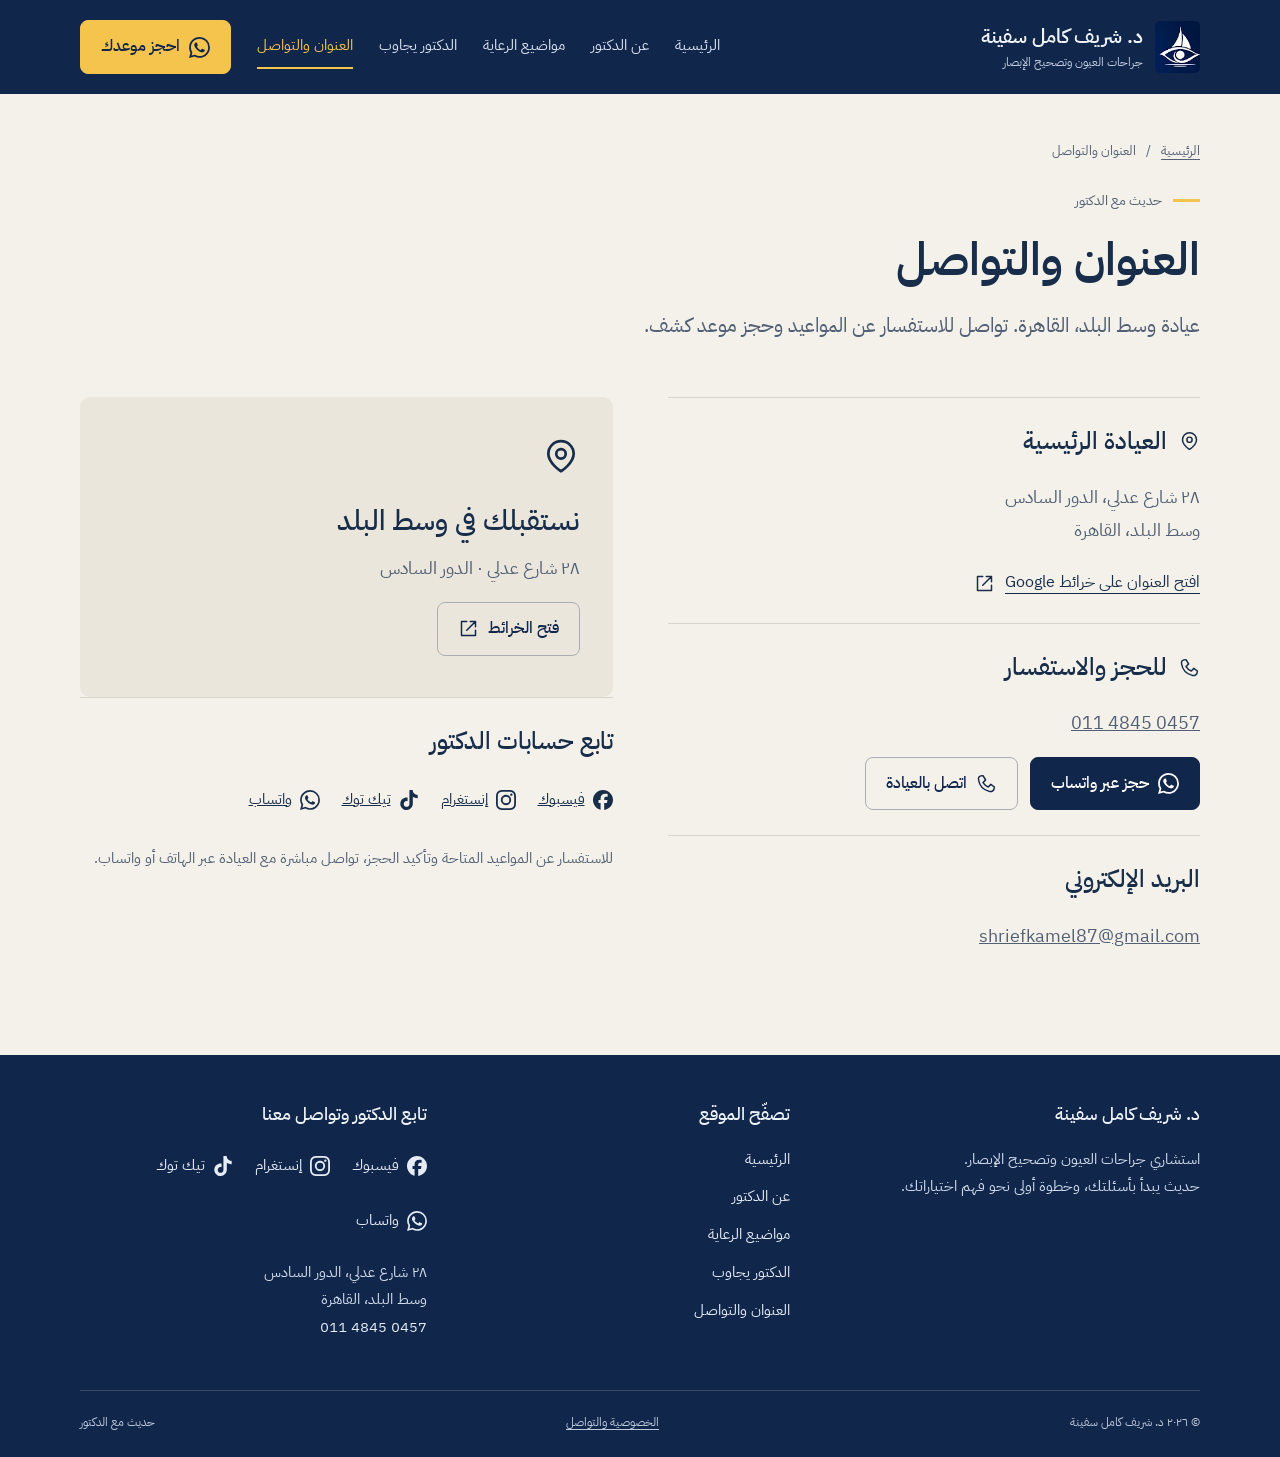
<file: contact.html>
<!doctype html><html lang="ar" dir="rtl"><head><meta charset="utf-8"><meta name="viewport" content="width=device-width,initial-scale=1"><meta name="theme-color" content="#11264b"><title>العنوان والتواصل | د. شريف كامل سفينة</title><meta name="description" content="العنوان: ٢٨ شارع عدلي، الدور السادس، وسط البلد، القاهرة. اتصل على 01148450457 أو تواصل عبر واتساب لحجز موعد كشف."><link rel="canonical" href="https://dr-shrief-safena.github.io/contact.html"><meta property="og:locale" content="ar_EG"><meta property="og:type" content="website"><meta property="og:title" content="العنوان والتواصل | د. شريف كامل سفينة"><meta property="og:description" content="العنوان: ٢٨ شارع عدلي، الدور السادس، وسط البلد، القاهرة. اتصل على 01148450457 أو تواصل عبر واتساب لحجز موعد كشف."><meta property="og:image" content="https://dr-shrief-safena.github.io/assets/doctor-portrait.jpg"><meta property="og:url" content="https://dr-shrief-safena.github.io/contact.html"><link rel="preconnect" href="https://fonts.googleapis.com"><link rel="preconnect" href="https://fonts.gstatic.com" crossorigin><link rel="stylesheet" href="assets/site.css"><script src="assets/site.js" defer></script><script type="application/ld+json">{"@context": "https://schema.org", "@type": "Person", "name": "د. شريف كامل سفينة", "alternateName": "Dr Shrief Kamel Safena", "jobTitle": "استشاري جراحات العيون وتصحيح الإبصار", "url": "https://dr-shrief-safena.github.io", "telephone": "+201148450457", "sameAs": ["https://www.facebook.com/Dr.Shrief.Kamel", "https://www.instagram.com/drshriefsafena/", "https://www.tiktok.com/@drshriefkamelsaffena"]}</script></head><body><a class="skip-link" href="#main">انتقل إلى المحتوى</a><header class="site-header"><div class="wrap header-inner"><a class="brand" href="index.html" aria-label="د. شريف كامل سفينة — الرئيسية"><span class="brand-logo"><img src="assets/campaign-art.jpg" alt="شعار د. شريف كامل سفينة" width="720" height="900"></span><span><strong>د. شريف كامل سفينة</strong><small>جراحات العيون وتصحيح الإبصار</small></span></a><button type="button" class="menu-toggle" aria-label="فتح القائمة" aria-expanded="false" aria-controls="site-navigation" data-menu-toggle><svg viewBox="0 0 24 24" fill="none" stroke="currentColor" stroke-width="1.7" stroke-linecap="round" stroke-linejoin="round" aria-hidden="true"><path d="M4 6h16M4 12h16M4 18h16"/></svg></button><nav class="desktop-nav" id="site-navigation" aria-label="القائمة الرئيسية" data-navigation><a href="index.html">الرئيسية</a><a href="about.html">عن الدكتور</a><a href="services.html">مواضيع الرعاية</a><a href="videos.html">الدكتور يجاوب</a><a href="contact.html" aria-current="page">العنوان والتواصل</a><a href="https://api.whatsapp.com/send?phone=201148450457&amp;text=%D9%85%D8%B1%D8%AD%D8%A8%D9%8B%D8%A7%D8%8C%20%D8%A3%D9%88%D8%AF%20%D8%A7%D9%84%D8%A7%D8%B3%D8%AA%D9%81%D8%B3%D8%A7%D8%B1%20%D8%B9%D9%86%20%D8%AD%D8%AC%D8%B2%20%D9%85%D9%88%D8%B9%D8%AF%20%D9%83%D8%B4%D9%81%20%D9%85%D8%B9%20%D8%AF.%20%D8%B4%D8%B1%D9%8A%D9%81%20%D9%83%D8%A7%D9%85%D9%84%20%D8%B3%D9%81%D9%8A%D9%86%D8%A9." class="button gold" target="_blank" rel="noopener noreferrer"><svg aria-hidden="true" focusable="false" fill="currentColor" role="img" viewBox="0 0 24 24" xmlns="http://www.w3.org/2000/svg"><title>WhatsApp</title><path d="M17.472 14.382c-.297-.149-1.758-.867-2.03-.967-.273-.099-.471-.148-.67.15-.197.297-.767.966-.94 1.164-.173.199-.347.223-.644.075-.297-.15-1.255-.463-2.39-1.475-.883-.788-1.48-1.761-1.653-2.059-.173-.297-.018-.458.13-.606.134-.133.298-.347.446-.52.149-.174.198-.298.298-.497.099-.198.05-.371-.025-.52-.075-.149-.669-1.612-.916-2.207-.242-.579-.487-.5-.669-.51-.173-.008-.371-.01-.57-.01-.198 0-.52.074-.792.372-.272.297-1.04 1.016-1.04 2.479 0 1.462 1.065 2.875 1.213 3.074.149.198 2.096 3.2 5.077 4.487.709.306 1.262.489 1.694.625.712.227 1.36.195 1.871.118.571-.085 1.758-.719 2.006-1.413.248-.694.248-1.289.173-1.413-.074-.124-.272-.198-.57-.347m-5.421 7.403h-.004a9.87 9.87 0 01-5.031-1.378l-.361-.214-3.741.982.998-3.648-.235-.374a9.86 9.86 0 01-1.51-5.26c.001-5.45 4.436-9.884 9.888-9.884 2.64 0 5.122 1.03 6.988 2.898a9.825 9.825 0 012.893 6.994c-.003 5.45-4.437 9.884-9.885 9.884m8.413-18.297A11.815 11.815 0 0012.05 0C5.495 0 .16 5.335.157 11.892c0 2.096.547 4.142 1.588 5.945L.057 24l6.305-1.654a11.882 11.882 0 005.683 1.448h.005c6.554 0 11.89-5.335 11.893-11.893a11.821 11.821 0 00-3.48-8.413Z"/></svg> احجز موعدك</a></nav></div></header><main id="main"><div class="wrap"><div class="page-intro"><nav class="breadcrumbs" aria-label="مسار الصفحة"><a href="index.html">الرئيسية</a><span> / </span><span>العنوان والتواصل</span></nav><div class="eyebrow">حديث مع الدكتور</div><h1>العنوان والتواصل</h1><p class="lead">عيادة وسط البلد، القاهرة. تواصل للاستفسار عن المواعيد وحجز موعد كشف.</p></div></div><div class="wrap"><div class="contact-grid"><div><section class="contact-item"><h2><svg viewBox="0 0 24 24" fill="none" stroke="currentColor" stroke-width="1.7" stroke-linecap="round" stroke-linejoin="round" aria-hidden="true"><path d="M20 10c0 6-8 11-8 11S4 16 4 10a8 8 0 1 1 16 0Z"/><circle cx="12" cy="10" r="3"/></svg>العيادة الرئيسية</h2><p>٢٨ شارع عدلي، الدور السادس<br>وسط البلد، القاهرة</p><a href="https://www.google.com/maps/search/?api=1&amp;query=28%20Adly%20Street%20Downtown%20Cairo%20Egypt" class="text-link" target="_blank" rel="noopener noreferrer">افتح العنوان على خرائط Google <svg viewBox="0 0 24 24" fill="none" stroke="currentColor" stroke-width="1.7" stroke-linecap="round" stroke-linejoin="round" aria-hidden="true"><path d="M14 4h6v6M20 4 10 14M10 4H4v16h16v-6"/></svg></a></section><section class="contact-item"><h2><svg viewBox="0 0 24 24" fill="none" stroke="currentColor" stroke-width="1.7" stroke-linecap="round" stroke-linejoin="round" aria-hidden="true"><path d="m8 3 3 5-3 3c2 3 3 4 6 5l3-3 4 3c0 4-3 6-6 5C8 19 4 15 3 8 2 5 4 3 8 3Z"/></svg>للحجز والاستفسار</h2><p><a href="tel:+201148450457"><bdi dir="ltr">011 4845 0457</bdi></a></p><div class="contact-actions"><a href="https://api.whatsapp.com/send?phone=201148450457&amp;text=%D9%85%D8%B1%D8%AD%D8%A8%D9%8B%D8%A7%D8%8C%20%D8%A3%D9%88%D8%AF%20%D8%A7%D9%84%D8%A7%D8%B3%D8%AA%D9%81%D8%B3%D8%A7%D8%B1%20%D8%B9%D9%86%20%D8%AD%D8%AC%D8%B2%20%D9%85%D9%88%D8%B9%D8%AF%20%D9%83%D8%B4%D9%81%20%D9%85%D8%B9%20%D8%AF.%20%D8%B4%D8%B1%D9%8A%D9%81%20%D9%83%D8%A7%D9%85%D9%84%20%D8%B3%D9%81%D9%8A%D9%86%D8%A9." class="button" target="_blank" rel="noopener noreferrer"><svg aria-hidden="true" focusable="false" fill="currentColor" role="img" viewBox="0 0 24 24" xmlns="http://www.w3.org/2000/svg"><title>WhatsApp</title><path d="M17.472 14.382c-.297-.149-1.758-.867-2.03-.967-.273-.099-.471-.148-.67.15-.197.297-.767.966-.94 1.164-.173.199-.347.223-.644.075-.297-.15-1.255-.463-2.39-1.475-.883-.788-1.48-1.761-1.653-2.059-.173-.297-.018-.458.13-.606.134-.133.298-.347.446-.52.149-.174.198-.298.298-.497.099-.198.05-.371-.025-.52-.075-.149-.669-1.612-.916-2.207-.242-.579-.487-.5-.669-.51-.173-.008-.371-.01-.57-.01-.198 0-.52.074-.792.372-.272.297-1.04 1.016-1.04 2.479 0 1.462 1.065 2.875 1.213 3.074.149.198 2.096 3.2 5.077 4.487.709.306 1.262.489 1.694.625.712.227 1.36.195 1.871.118.571-.085 1.758-.719 2.006-1.413.248-.694.248-1.289.173-1.413-.074-.124-.272-.198-.57-.347m-5.421 7.403h-.004a9.87 9.87 0 01-5.031-1.378l-.361-.214-3.741.982.998-3.648-.235-.374a9.86 9.86 0 01-1.51-5.26c.001-5.45 4.436-9.884 9.888-9.884 2.64 0 5.122 1.03 6.988 2.898a9.825 9.825 0 012.893 6.994c-.003 5.45-4.437 9.884-9.885 9.884m8.413-18.297A11.815 11.815 0 0012.05 0C5.495 0 .16 5.335.157 11.892c0 2.096.547 4.142 1.588 5.945L.057 24l6.305-1.654a11.882 11.882 0 005.683 1.448h.005c6.554 0 11.89-5.335 11.893-11.893a11.821 11.821 0 00-3.48-8.413Z"/></svg> حجز عبر واتساب</a><a class="button outline" href="tel:+201148450457"><svg viewBox="0 0 24 24" fill="none" stroke="currentColor" stroke-width="1.7" stroke-linecap="round" stroke-linejoin="round" aria-hidden="true"><path d="m8 3 3 5-3 3c2 3 3 4 6 5l3-3 4 3c0 4-3 6-6 5C8 19 4 15 3 8 2 5 4 3 8 3Z"/></svg>اتصل بالعيادة</a></div></section><section class="contact-item"><h2>البريد الإلكتروني</h2><p><a href="mailto:shriefkamel87@gmail.com"><bdi dir="ltr">shriefkamel87@gmail.com</bdi></a></p></section></div><div><div class="location-panel"><svg viewBox="0 0 24 24" fill="none" stroke="currentColor" stroke-width="1.7" stroke-linecap="round" stroke-linejoin="round" aria-hidden="true"><path d="M20 10c0 6-8 11-8 11S4 16 4 10a8 8 0 1 1 16 0Z"/><circle cx="12" cy="10" r="3"/></svg><h2>نستقبلك في وسط البلد</h2><p>٢٨ شارع عدلي · الدور السادس</p><a href="https://www.google.com/maps/search/?api=1&amp;query=28%20Adly%20Street%20Downtown%20Cairo%20Egypt" class="button outline" target="_blank" rel="noopener noreferrer">فتح الخرائط <svg viewBox="0 0 24 24" fill="none" stroke="currentColor" stroke-width="1.7" stroke-linecap="round" stroke-linejoin="round" aria-hidden="true"><path d="M14 4h6v6M20 4 10 14M10 4H4v16h16v-6"/></svg></a></div><section class="contact-item"><h2>تابع حسابات الدكتور</h2><div class="social-list "><a href="https://www.facebook.com/Dr.Shrief.Kamel" class="" target="_blank" rel="noopener noreferrer"><svg aria-hidden="true" focusable="false" fill="currentColor" role="img" viewBox="0 0 24 24" xmlns="http://www.w3.org/2000/svg"><title>Facebook</title><path d="M9.101 23.691v-7.98H6.627v-3.667h2.474v-1.58c0-4.085 1.848-5.978 5.858-5.978.401 0 .955.042 1.468.103a8.68 8.68 0 0 1 1.141.195v3.325a8.623 8.623 0 0 0-.653-.036 26.805 26.805 0 0 0-.733-.009c-.707 0-1.259.096-1.675.309a1.686 1.686 0 0 0-.679.622c-.258.42-.374.995-.374 1.752v1.297h3.919l-.386 2.103-.287 1.564h-3.246v8.245C19.396 23.238 24 18.179 24 12.044c0-6.627-5.373-12-12-12s-12 5.373-12 12c0 5.628 3.874 10.35 9.101 11.647Z"/></svg><span>فيسبوك</span></a><a href="https://www.instagram.com/drshriefsafena/" class="" target="_blank" rel="noopener noreferrer"><svg aria-hidden="true" focusable="false" fill="currentColor" role="img" viewBox="0 0 24 24" xmlns="http://www.w3.org/2000/svg"><title>Instagram</title><path d="M7.0301.084c-1.2768.0602-2.1487.264-2.911.5634-.7888.3075-1.4575.72-2.1228 1.3877-.6652.6677-1.075 1.3368-1.3802 2.127-.2954.7638-.4956 1.6365-.552 2.914-.0564 1.2775-.0689 1.6882-.0626 4.947.0062 3.2586.0206 3.6671.0825 4.9473.061 1.2765.264 2.1482.5635 2.9107.308.7889.72 1.4573 1.388 2.1228.6679.6655 1.3365 1.0743 2.1285 1.38.7632.295 1.6361.4961 2.9134.552 1.2773.056 1.6884.069 4.9462.0627 3.2578-.0062 3.668-.0207 4.9478-.0814 1.28-.0607 2.147-.2652 2.9098-.5633.7889-.3086 1.4578-.72 2.1228-1.3881.665-.6682 1.0745-1.3378 1.3795-2.1284.2957-.7632.4966-1.636.552-2.9124.056-1.2809.0692-1.6898.063-4.948-.0063-3.2583-.021-3.6668-.0817-4.9465-.0607-1.2797-.264-2.1487-.5633-2.9117-.3084-.7889-.72-1.4568-1.3876-2.1228C21.2982 1.33 20.628.9208 19.8378.6165 19.074.321 18.2017.1197 16.9244.0645 15.6471.0093 15.236-.005 11.977.0014 8.718.0076 8.31.0215 7.0301.0839m.1402 21.6932c-1.17-.0509-1.8053-.2453-2.2287-.408-.5606-.216-.96-.4771-1.3819-.895-.422-.4178-.6811-.8186-.9-1.378-.1644-.4234-.3624-1.058-.4171-2.228-.0595-1.2645-.072-1.6442-.079-4.848-.007-3.2037.0053-3.583.0607-4.848.05-1.169.2456-1.805.408-2.2282.216-.5613.4762-.96.895-1.3816.4188-.4217.8184-.6814 1.3783-.9003.423-.1651 1.0575-.3614 2.227-.4171 1.2655-.06 1.6447-.072 4.848-.079 3.2033-.007 3.5835.005 4.8495.0608 1.169.0508 1.8053.2445 2.228.408.5608.216.96.4754 1.3816.895.4217.4194.6816.8176.9005 1.3787.1653.4217.3617 1.056.4169 2.2263.0602 1.2655.0739 1.645.0796 4.848.0058 3.203-.0055 3.5834-.061 4.848-.051 1.17-.245 1.8055-.408 2.2294-.216.5604-.4763.96-.8954 1.3814-.419.4215-.8181.6811-1.3783.9-.4224.1649-1.0577.3617-2.2262.4174-1.2656.0595-1.6448.072-4.8493.079-3.2045.007-3.5825-.006-4.848-.0608M16.953 5.5864A1.44 1.44 0 1 0 18.39 4.144a1.44 1.44 0 0 0-1.437 1.4424M5.8385 12.012c.0067 3.4032 2.7706 6.1557 6.173 6.1493 3.4026-.0065 6.157-2.7701 6.1506-6.1733-.0065-3.4032-2.771-6.1565-6.174-6.1498-3.403.0067-6.156 2.771-6.1496 6.1738M8 12.0077a4 4 0 1 1 4.008 3.9921A3.9996 3.9996 0 0 1 8 12.0077"/></svg><span>إنستغرام</span></a><a href="https://www.tiktok.com/@drshriefkamelsaffena" class="" target="_blank" rel="noopener noreferrer"><svg aria-hidden="true" focusable="false" fill="currentColor" role="img" viewBox="0 0 24 24" xmlns="http://www.w3.org/2000/svg"><title>TikTok</title><path d="M12.525.02c1.31-.02 2.61-.01 3.91-.02.08 1.53.63 3.09 1.75 4.17 1.12 1.11 2.7 1.62 4.24 1.79v4.03c-1.44-.05-2.89-.35-4.2-.97-.57-.26-1.1-.59-1.62-.93-.01 2.92.01 5.84-.02 8.75-.08 1.4-.54 2.79-1.35 3.94-1.31 1.92-3.58 3.17-5.91 3.21-1.43.08-2.86-.31-4.08-1.03-2.02-1.19-3.44-3.37-3.65-5.71-.02-.5-.03-1-.01-1.49.18-1.9 1.12-3.72 2.58-4.96 1.66-1.44 3.98-2.13 6.15-1.72.02 1.48-.04 2.96-.04 4.44-.99-.32-2.15-.23-3.02.37-.63.41-1.11 1.04-1.36 1.75-.21.51-.15 1.07-.14 1.61.24 1.64 1.82 3.02 3.5 2.87 1.12-.01 2.19-.66 2.77-1.61.19-.33.4-.67.41-1.06.1-1.79.06-3.57.07-5.36.01-4.03-.01-8.05.02-12.07z"/></svg><span>تيك توك</span></a><a href="https://api.whatsapp.com/send?phone=201148450457&amp;text=%D9%85%D8%B1%D8%AD%D8%A8%D9%8B%D8%A7%D8%8C%20%D8%A3%D9%88%D8%AF%20%D8%A7%D9%84%D8%A7%D8%B3%D8%AA%D9%81%D8%B3%D8%A7%D8%B1%20%D8%B9%D9%86%20%D8%AD%D8%AC%D8%B2%20%D9%85%D9%88%D8%B9%D8%AF%20%D9%83%D8%B4%D9%81%20%D9%85%D8%B9%20%D8%AF.%20%D8%B4%D8%B1%D9%8A%D9%81%20%D9%83%D8%A7%D9%85%D9%84%20%D8%B3%D9%81%D9%8A%D9%86%D8%A9." class="" target="_blank" rel="noopener noreferrer"><svg aria-hidden="true" focusable="false" fill="currentColor" role="img" viewBox="0 0 24 24" xmlns="http://www.w3.org/2000/svg"><title>WhatsApp</title><path d="M17.472 14.382c-.297-.149-1.758-.867-2.03-.967-.273-.099-.471-.148-.67.15-.197.297-.767.966-.94 1.164-.173.199-.347.223-.644.075-.297-.15-1.255-.463-2.39-1.475-.883-.788-1.48-1.761-1.653-2.059-.173-.297-.018-.458.13-.606.134-.133.298-.347.446-.52.149-.174.198-.298.298-.497.099-.198.05-.371-.025-.52-.075-.149-.669-1.612-.916-2.207-.242-.579-.487-.5-.669-.51-.173-.008-.371-.01-.57-.01-.198 0-.52.074-.792.372-.272.297-1.04 1.016-1.04 2.479 0 1.462 1.065 2.875 1.213 3.074.149.198 2.096 3.2 5.077 4.487.709.306 1.262.489 1.694.625.712.227 1.36.195 1.871.118.571-.085 1.758-.719 2.006-1.413.248-.694.248-1.289.173-1.413-.074-.124-.272-.198-.57-.347m-5.421 7.403h-.004a9.87 9.87 0 01-5.031-1.378l-.361-.214-3.741.982.998-3.648-.235-.374a9.86 9.86 0 01-1.51-5.26c.001-5.45 4.436-9.884 9.888-9.884 2.64 0 5.122 1.03 6.988 2.898a9.825 9.825 0 012.893 6.994c-.003 5.45-4.437 9.884-9.885 9.884m8.413-18.297A11.815 11.815 0 0012.05 0C5.495 0 .16 5.335.157 11.892c0 2.096.547 4.142 1.588 5.945L.057 24l6.305-1.654a11.882 11.882 0 005.683 1.448h.005c6.554 0 11.89-5.335 11.893-11.893a11.821 11.821 0 00-3.48-8.413Z"/></svg><span>واتساب</span></a></div></section><p style="color:var(--muted);font-size:15px">للاستفسار عن المواعيد المتاحة وتأكيد الحجز، تواصل مباشرة مع العيادة عبر الهاتف أو واتساب.</p></div></div></div></main><footer class="site-footer"><div class="wrap"><div class="footer-main"><div><h3>د. شريف كامل سفينة</h3><p>استشاري جراحات العيون وتصحيح الإبصار.<br>حديث يبدأ بأسئلتك، وخطوة أولى نحو فهم اختياراتك.</p></div><div><h3>تصفّح الموقع</h3><nav aria-label="روابط التذييل"><a href="index.html">الرئيسية</a><a href="about.html">عن الدكتور</a><a href="services.html">مواضيع الرعاية</a><a href="videos.html">الدكتور يجاوب</a><a href="contact.html">العنوان والتواصل</a></nav></div><div><h3>تابع الدكتور وتواصل معنا</h3><div class="social-list "><a href="https://www.facebook.com/Dr.Shrief.Kamel" class="" target="_blank" rel="noopener noreferrer"><svg aria-hidden="true" focusable="false" fill="currentColor" role="img" viewBox="0 0 24 24" xmlns="http://www.w3.org/2000/svg"><title>Facebook</title><path d="M9.101 23.691v-7.98H6.627v-3.667h2.474v-1.58c0-4.085 1.848-5.978 5.858-5.978.401 0 .955.042 1.468.103a8.68 8.68 0 0 1 1.141.195v3.325a8.623 8.623 0 0 0-.653-.036 26.805 26.805 0 0 0-.733-.009c-.707 0-1.259.096-1.675.309a1.686 1.686 0 0 0-.679.622c-.258.42-.374.995-.374 1.752v1.297h3.919l-.386 2.103-.287 1.564h-3.246v8.245C19.396 23.238 24 18.179 24 12.044c0-6.627-5.373-12-12-12s-12 5.373-12 12c0 5.628 3.874 10.35 9.101 11.647Z"/></svg><span>فيسبوك</span></a><a href="https://www.instagram.com/drshriefsafena/" class="" target="_blank" rel="noopener noreferrer"><svg aria-hidden="true" focusable="false" fill="currentColor" role="img" viewBox="0 0 24 24" xmlns="http://www.w3.org/2000/svg"><title>Instagram</title><path d="M7.0301.084c-1.2768.0602-2.1487.264-2.911.5634-.7888.3075-1.4575.72-2.1228 1.3877-.6652.6677-1.075 1.3368-1.3802 2.127-.2954.7638-.4956 1.6365-.552 2.914-.0564 1.2775-.0689 1.6882-.0626 4.947.0062 3.2586.0206 3.6671.0825 4.9473.061 1.2765.264 2.1482.5635 2.9107.308.7889.72 1.4573 1.388 2.1228.6679.6655 1.3365 1.0743 2.1285 1.38.7632.295 1.6361.4961 2.9134.552 1.2773.056 1.6884.069 4.9462.0627 3.2578-.0062 3.668-.0207 4.9478-.0814 1.28-.0607 2.147-.2652 2.9098-.5633.7889-.3086 1.4578-.72 2.1228-1.3881.665-.6682 1.0745-1.3378 1.3795-2.1284.2957-.7632.4966-1.636.552-2.9124.056-1.2809.0692-1.6898.063-4.948-.0063-3.2583-.021-3.6668-.0817-4.9465-.0607-1.2797-.264-2.1487-.5633-2.9117-.3084-.7889-.72-1.4568-1.3876-2.1228C21.2982 1.33 20.628.9208 19.8378.6165 19.074.321 18.2017.1197 16.9244.0645 15.6471.0093 15.236-.005 11.977.0014 8.718.0076 8.31.0215 7.0301.0839m.1402 21.6932c-1.17-.0509-1.8053-.2453-2.2287-.408-.5606-.216-.96-.4771-1.3819-.895-.422-.4178-.6811-.8186-.9-1.378-.1644-.4234-.3624-1.058-.4171-2.228-.0595-1.2645-.072-1.6442-.079-4.848-.007-3.2037.0053-3.583.0607-4.848.05-1.169.2456-1.805.408-2.2282.216-.5613.4762-.96.895-1.3816.4188-.4217.8184-.6814 1.3783-.9003.423-.1651 1.0575-.3614 2.227-.4171 1.2655-.06 1.6447-.072 4.848-.079 3.2033-.007 3.5835.005 4.8495.0608 1.169.0508 1.8053.2445 2.228.408.5608.216.96.4754 1.3816.895.4217.4194.6816.8176.9005 1.3787.1653.4217.3617 1.056.4169 2.2263.0602 1.2655.0739 1.645.0796 4.848.0058 3.203-.0055 3.5834-.061 4.848-.051 1.17-.245 1.8055-.408 2.2294-.216.5604-.4763.96-.8954 1.3814-.419.4215-.8181.6811-1.3783.9-.4224.1649-1.0577.3617-2.2262.4174-1.2656.0595-1.6448.072-4.8493.079-3.2045.007-3.5825-.006-4.848-.0608M16.953 5.5864A1.44 1.44 0 1 0 18.39 4.144a1.44 1.44 0 0 0-1.437 1.4424M5.8385 12.012c.0067 3.4032 2.7706 6.1557 6.173 6.1493 3.4026-.0065 6.157-2.7701 6.1506-6.1733-.0065-3.4032-2.771-6.1565-6.174-6.1498-3.403.0067-6.156 2.771-6.1496 6.1738M8 12.0077a4 4 0 1 1 4.008 3.9921A3.9996 3.9996 0 0 1 8 12.0077"/></svg><span>إنستغرام</span></a><a href="https://www.tiktok.com/@drshriefkamelsaffena" class="" target="_blank" rel="noopener noreferrer"><svg aria-hidden="true" focusable="false" fill="currentColor" role="img" viewBox="0 0 24 24" xmlns="http://www.w3.org/2000/svg"><title>TikTok</title><path d="M12.525.02c1.31-.02 2.61-.01 3.91-.02.08 1.53.63 3.09 1.75 4.17 1.12 1.11 2.7 1.62 4.24 1.79v4.03c-1.44-.05-2.89-.35-4.2-.97-.57-.26-1.1-.59-1.62-.93-.01 2.92.01 5.84-.02 8.75-.08 1.4-.54 2.79-1.35 3.94-1.31 1.92-3.58 3.17-5.91 3.21-1.43.08-2.86-.31-4.08-1.03-2.02-1.19-3.44-3.37-3.65-5.71-.02-.5-.03-1-.01-1.49.18-1.9 1.12-3.72 2.58-4.96 1.66-1.44 3.98-2.13 6.15-1.72.02 1.48-.04 2.96-.04 4.44-.99-.32-2.15-.23-3.02.37-.63.41-1.11 1.04-1.36 1.75-.21.51-.15 1.07-.14 1.61.24 1.64 1.82 3.02 3.5 2.87 1.12-.01 2.19-.66 2.77-1.61.19-.33.4-.67.41-1.06.1-1.79.06-3.57.07-5.36.01-4.03-.01-8.05.02-12.07z"/></svg><span>تيك توك</span></a><a href="https://api.whatsapp.com/send?phone=201148450457&amp;text=%D9%85%D8%B1%D8%AD%D8%A8%D9%8B%D8%A7%D8%8C%20%D8%A3%D9%88%D8%AF%20%D8%A7%D9%84%D8%A7%D8%B3%D8%AA%D9%81%D8%B3%D8%A7%D8%B1%20%D8%B9%D9%86%20%D8%AD%D8%AC%D8%B2%20%D9%85%D9%88%D8%B9%D8%AF%20%D9%83%D8%B4%D9%81%20%D9%85%D8%B9%20%D8%AF.%20%D8%B4%D8%B1%D9%8A%D9%81%20%D9%83%D8%A7%D9%85%D9%84%20%D8%B3%D9%81%D9%8A%D9%86%D8%A9." class="" target="_blank" rel="noopener noreferrer"><svg aria-hidden="true" focusable="false" fill="currentColor" role="img" viewBox="0 0 24 24" xmlns="http://www.w3.org/2000/svg"><title>WhatsApp</title><path d="M17.472 14.382c-.297-.149-1.758-.867-2.03-.967-.273-.099-.471-.148-.67.15-.197.297-.767.966-.94 1.164-.173.199-.347.223-.644.075-.297-.15-1.255-.463-2.39-1.475-.883-.788-1.48-1.761-1.653-2.059-.173-.297-.018-.458.13-.606.134-.133.298-.347.446-.52.149-.174.198-.298.298-.497.099-.198.05-.371-.025-.52-.075-.149-.669-1.612-.916-2.207-.242-.579-.487-.5-.669-.51-.173-.008-.371-.01-.57-.01-.198 0-.52.074-.792.372-.272.297-1.04 1.016-1.04 2.479 0 1.462 1.065 2.875 1.213 3.074.149.198 2.096 3.2 5.077 4.487.709.306 1.262.489 1.694.625.712.227 1.36.195 1.871.118.571-.085 1.758-.719 2.006-1.413.248-.694.248-1.289.173-1.413-.074-.124-.272-.198-.57-.347m-5.421 7.403h-.004a9.87 9.87 0 01-5.031-1.378l-.361-.214-3.741.982.998-3.648-.235-.374a9.86 9.86 0 01-1.51-5.26c.001-5.45 4.436-9.884 9.888-9.884 2.64 0 5.122 1.03 6.988 2.898a9.825 9.825 0 012.893 6.994c-.003 5.45-4.437 9.884-9.885 9.884m8.413-18.297A11.815 11.815 0 0012.05 0C5.495 0 .16 5.335.157 11.892c0 2.096.547 4.142 1.588 5.945L.057 24l6.305-1.654a11.882 11.882 0 005.683 1.448h.005c6.554 0 11.89-5.335 11.893-11.893a11.821 11.821 0 00-3.48-8.413Z"/></svg><span>واتساب</span></a></div><p style="margin-top:18px">٢٨ شارع عدلي، الدور السادس<br>وسط البلد، القاهرة<br><a href="tel:+201148450457"><bdi dir="ltr">011 4845 0457</bdi></a></p></div></div><div class="footer-bottom"><span>© ٢٠٢٦ د. شريف كامل سفينة</span><a href="privacy.html">الخصوصية والتواصل</a><span>حديث مع الدكتور</span></div></div></footer><nav class="mobile-contact" aria-label="التواصل السريع"><a href="tel:+201148450457"><svg viewBox="0 0 24 24" fill="none" stroke="currentColor" stroke-width="1.7" stroke-linecap="round" stroke-linejoin="round" aria-hidden="true"><path d="m8 3 3 5-3 3c2 3 3 4 6 5l3-3 4 3c0 4-3 6-6 5C8 19 4 15 3 8 2 5 4 3 8 3Z"/></svg><span>اتصل بالعيادة</span></a><a href="https://api.whatsapp.com/send?phone=201148450457&amp;text=%D9%85%D8%B1%D8%AD%D8%A8%D9%8B%D8%A7%D8%8C%20%D8%A3%D9%88%D8%AF%20%D8%A7%D9%84%D8%A7%D8%B3%D8%AA%D9%81%D8%B3%D8%A7%D8%B1%20%D8%B9%D9%86%20%D8%AD%D8%AC%D8%B2%20%D9%85%D9%88%D8%B9%D8%AF%20%D9%83%D8%B4%D9%81%20%D9%85%D8%B9%20%D8%AF.%20%D8%B4%D8%B1%D9%8A%D9%81%20%D9%83%D8%A7%D9%85%D9%84%20%D8%B3%D9%81%D9%8A%D9%86%D8%A9." class="wa" target="_blank" rel="noopener noreferrer"><svg aria-hidden="true" focusable="false" fill="currentColor" role="img" viewBox="0 0 24 24" xmlns="http://www.w3.org/2000/svg"><title>WhatsApp</title><path d="M17.472 14.382c-.297-.149-1.758-.867-2.03-.967-.273-.099-.471-.148-.67.15-.197.297-.767.966-.94 1.164-.173.199-.347.223-.644.075-.297-.15-1.255-.463-2.39-1.475-.883-.788-1.48-1.761-1.653-2.059-.173-.297-.018-.458.13-.606.134-.133.298-.347.446-.52.149-.174.198-.298.298-.497.099-.198.05-.371-.025-.52-.075-.149-.669-1.612-.916-2.207-.242-.579-.487-.5-.669-.51-.173-.008-.371-.01-.57-.01-.198 0-.52.074-.792.372-.272.297-1.04 1.016-1.04 2.479 0 1.462 1.065 2.875 1.213 3.074.149.198 2.096 3.2 5.077 4.487.709.306 1.262.489 1.694.625.712.227 1.36.195 1.871.118.571-.085 1.758-.719 2.006-1.413.248-.694.248-1.289.173-1.413-.074-.124-.272-.198-.57-.347m-5.421 7.403h-.004a9.87 9.87 0 01-5.031-1.378l-.361-.214-3.741.982.998-3.648-.235-.374a9.86 9.86 0 01-1.51-5.26c.001-5.45 4.436-9.884 9.888-9.884 2.64 0 5.122 1.03 6.988 2.898a9.825 9.825 0 012.893 6.994c-.003 5.45-4.437 9.884-9.885 9.884m8.413-18.297A11.815 11.815 0 0012.05 0C5.495 0 .16 5.335.157 11.892c0 2.096.547 4.142 1.588 5.945L.057 24l6.305-1.654a11.882 11.882 0 005.683 1.448h.005c6.554 0 11.89-5.335 11.893-11.893a11.821 11.821 0 00-3.48-8.413Z"/></svg><span>حجز عبر واتساب</span></a></nav></body></html>
</file>
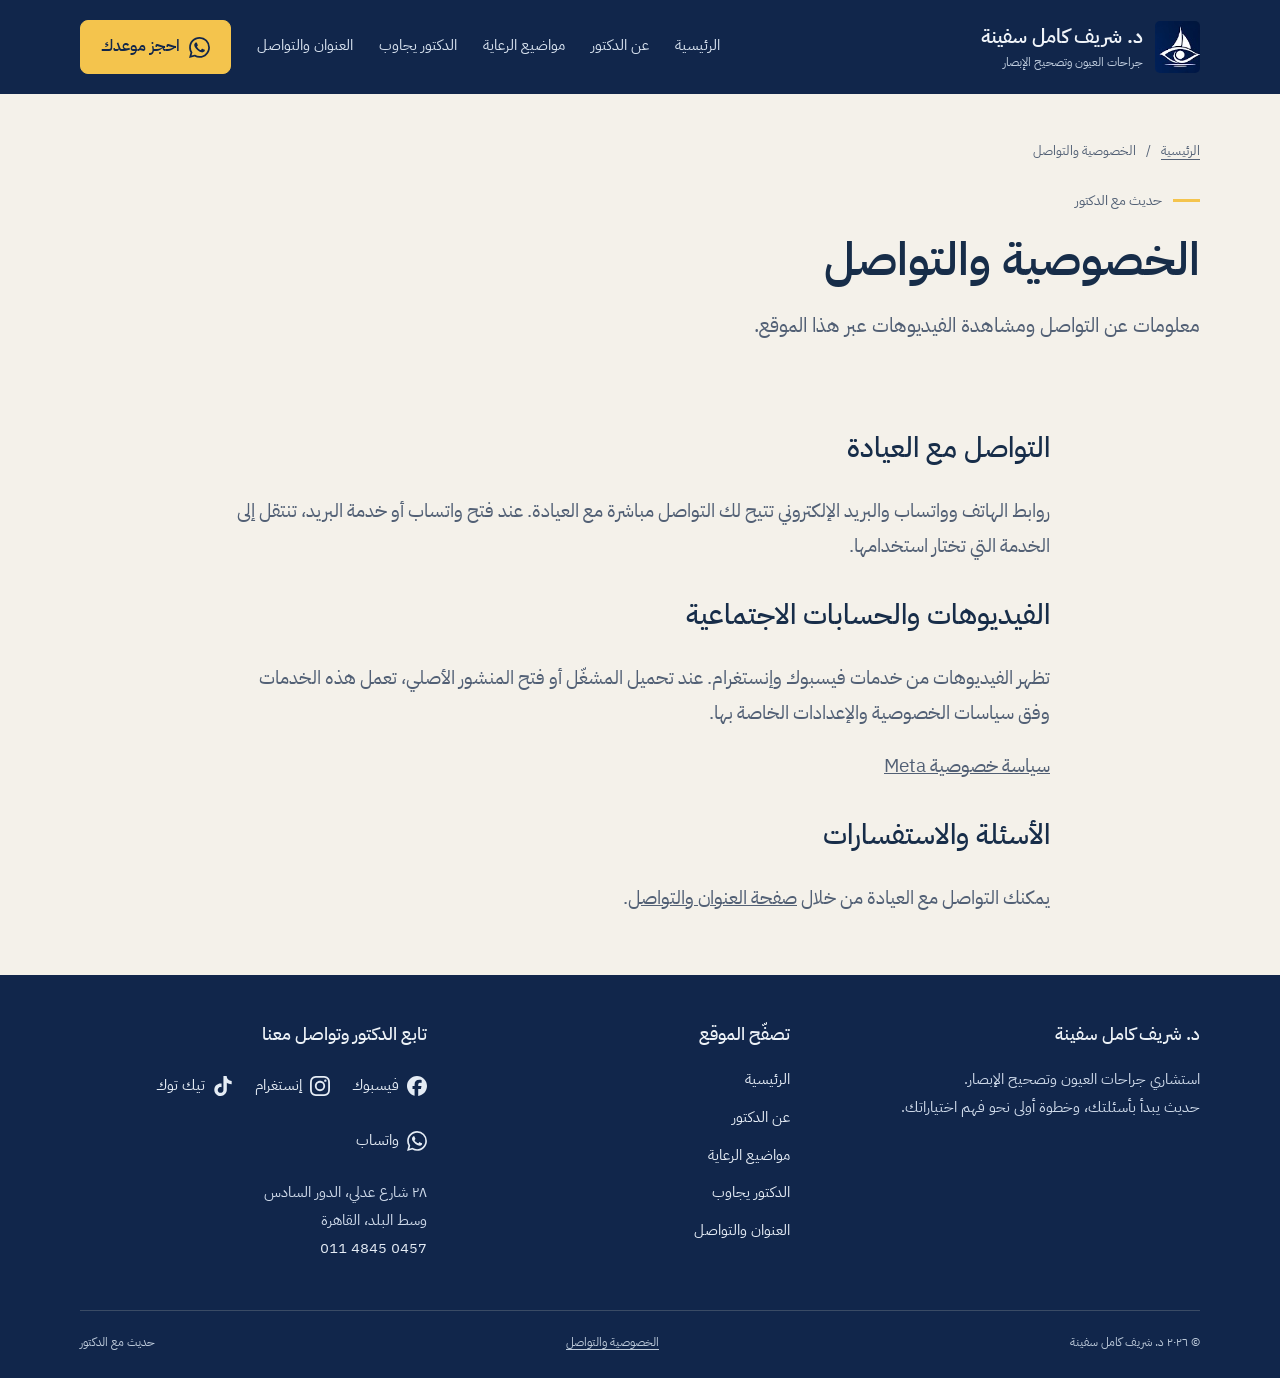
<file: privacy.html>
<!doctype html><html lang="ar" dir="rtl"><head><meta charset="utf-8"><meta name="viewport" content="width=device-width,initial-scale=1"><meta name="theme-color" content="#11264b"><title>الخصوصية والتواصل | د. شريف كامل سفينة</title><meta name="description" content="معلومات عن التواصل مع عيادة د. شريف كامل سفينة ومشاهدة الفيديوهات المنشورة عبر فيسبوك وإنستغرام."><link rel="canonical" href="https://dr-shrief-safena.github.io/privacy.html"><meta property="og:locale" content="ar_EG"><meta property="og:type" content="website"><meta property="og:title" content="الخصوصية والتواصل | د. شريف كامل سفينة"><meta property="og:description" content="معلومات عن التواصل مع عيادة د. شريف كامل سفينة ومشاهدة الفيديوهات المنشورة عبر فيسبوك وإنستغرام."><meta property="og:image" content="https://dr-shrief-safena.github.io/assets/doctor-portrait.jpg"><meta property="og:url" content="https://dr-shrief-safena.github.io/privacy.html"><link rel="preconnect" href="https://fonts.googleapis.com"><link rel="preconnect" href="https://fonts.gstatic.com" crossorigin><link rel="stylesheet" href="assets/site.css"><script src="assets/site.js" defer></script><script type="application/ld+json">{"@context": "https://schema.org", "@type": "Person", "name": "د. شريف كامل سفينة", "alternateName": "Dr Shrief Kamel Safena", "jobTitle": "استشاري جراحات العيون وتصحيح الإبصار", "url": "https://dr-shrief-safena.github.io", "telephone": "+201148450457", "sameAs": ["https://www.facebook.com/Dr.Shrief.Kamel", "https://www.instagram.com/drshriefsafena/", "https://www.tiktok.com/@drshriefkamelsaffena"]}</script></head><body><a class="skip-link" href="#main">انتقل إلى المحتوى</a><header class="site-header"><div class="wrap header-inner"><a class="brand" href="index.html" aria-label="د. شريف كامل سفينة — الرئيسية"><span class="brand-logo"><img src="assets/campaign-art.jpg" alt="شعار د. شريف كامل سفينة" width="720" height="900"></span><span><strong>د. شريف كامل سفينة</strong><small>جراحات العيون وتصحيح الإبصار</small></span></a><button type="button" class="menu-toggle" aria-label="فتح القائمة" aria-expanded="false" aria-controls="site-navigation" data-menu-toggle><svg viewBox="0 0 24 24" fill="none" stroke="currentColor" stroke-width="1.7" stroke-linecap="round" stroke-linejoin="round" aria-hidden="true"><path d="M4 6h16M4 12h16M4 18h16"/></svg></button><nav class="desktop-nav" id="site-navigation" aria-label="القائمة الرئيسية" data-navigation><a href="index.html">الرئيسية</a><a href="about.html">عن الدكتور</a><a href="services.html">مواضيع الرعاية</a><a href="videos.html">الدكتور يجاوب</a><a href="contact.html">العنوان والتواصل</a><a href="https://api.whatsapp.com/send?phone=201148450457&amp;text=%D9%85%D8%B1%D8%AD%D8%A8%D9%8B%D8%A7%D8%8C%20%D8%A3%D9%88%D8%AF%20%D8%A7%D9%84%D8%A7%D8%B3%D8%AA%D9%81%D8%B3%D8%A7%D8%B1%20%D8%B9%D9%86%20%D8%AD%D8%AC%D8%B2%20%D9%85%D9%88%D8%B9%D8%AF%20%D9%83%D8%B4%D9%81%20%D9%85%D8%B9%20%D8%AF.%20%D8%B4%D8%B1%D9%8A%D9%81%20%D9%83%D8%A7%D9%85%D9%84%20%D8%B3%D9%81%D9%8A%D9%86%D8%A9." class="button gold" target="_blank" rel="noopener noreferrer"><svg aria-hidden="true" focusable="false" fill="currentColor" role="img" viewBox="0 0 24 24" xmlns="http://www.w3.org/2000/svg"><title>WhatsApp</title><path d="M17.472 14.382c-.297-.149-1.758-.867-2.03-.967-.273-.099-.471-.148-.67.15-.197.297-.767.966-.94 1.164-.173.199-.347.223-.644.075-.297-.15-1.255-.463-2.39-1.475-.883-.788-1.48-1.761-1.653-2.059-.173-.297-.018-.458.13-.606.134-.133.298-.347.446-.52.149-.174.198-.298.298-.497.099-.198.05-.371-.025-.52-.075-.149-.669-1.612-.916-2.207-.242-.579-.487-.5-.669-.51-.173-.008-.371-.01-.57-.01-.198 0-.52.074-.792.372-.272.297-1.04 1.016-1.04 2.479 0 1.462 1.065 2.875 1.213 3.074.149.198 2.096 3.2 5.077 4.487.709.306 1.262.489 1.694.625.712.227 1.36.195 1.871.118.571-.085 1.758-.719 2.006-1.413.248-.694.248-1.289.173-1.413-.074-.124-.272-.198-.57-.347m-5.421 7.403h-.004a9.87 9.87 0 01-5.031-1.378l-.361-.214-3.741.982.998-3.648-.235-.374a9.86 9.86 0 01-1.51-5.26c.001-5.45 4.436-9.884 9.888-9.884 2.64 0 5.122 1.03 6.988 2.898a9.825 9.825 0 012.893 6.994c-.003 5.45-4.437 9.884-9.885 9.884m8.413-18.297A11.815 11.815 0 0012.05 0C5.495 0 .16 5.335.157 11.892c0 2.096.547 4.142 1.588 5.945L.057 24l6.305-1.654a11.882 11.882 0 005.683 1.448h.005c6.554 0 11.89-5.335 11.893-11.893a11.821 11.821 0 00-3.48-8.413Z"/></svg> احجز موعدك</a></nav></div></header><main id="main"><div class="wrap"><div class="page-intro"><nav class="breadcrumbs" aria-label="مسار الصفحة"><a href="index.html">الرئيسية</a><span> / </span><span>الخصوصية والتواصل</span></nav><div class="eyebrow">حديث مع الدكتور</div><h1>الخصوصية والتواصل</h1><p class="lead">معلومات عن التواصل ومشاهدة الفيديوهات عبر هذا الموقع.</p></div></div><div class="wrap article-copy"><h2>التواصل مع العيادة</h2><p>روابط الهاتف وواتساب والبريد الإلكتروني تتيح لك التواصل مباشرة مع العيادة. عند فتح واتساب أو خدمة البريد، تنتقل إلى الخدمة التي تختار استخدامها.</p><h2>الفيديوهات والحسابات الاجتماعية</h2><p>تظهر الفيديوهات من خدمات فيسبوك وإنستغرام. عند تحميل المشغّل أو فتح المنشور الأصلي، تعمل هذه الخدمات وفق سياسات الخصوصية والإعدادات الخاصة بها.</p><p><a href="https://www.facebook.com/privacy/policy/" target="_blank" rel="noopener noreferrer">سياسة خصوصية Meta</a></p><h2>الأسئلة والاستفسارات</h2><p>يمكنك التواصل مع العيادة من خلال <a href="contact.html">صفحة العنوان والتواصل</a>.</p></div></main><footer class="site-footer"><div class="wrap"><div class="footer-main"><div><h3>د. شريف كامل سفينة</h3><p>استشاري جراحات العيون وتصحيح الإبصار.<br>حديث يبدأ بأسئلتك، وخطوة أولى نحو فهم اختياراتك.</p></div><div><h3>تصفّح الموقع</h3><nav aria-label="روابط التذييل"><a href="index.html">الرئيسية</a><a href="about.html">عن الدكتور</a><a href="services.html">مواضيع الرعاية</a><a href="videos.html">الدكتور يجاوب</a><a href="contact.html">العنوان والتواصل</a></nav></div><div><h3>تابع الدكتور وتواصل معنا</h3><div class="social-list "><a href="https://www.facebook.com/Dr.Shrief.Kamel" class="" target="_blank" rel="noopener noreferrer"><svg aria-hidden="true" focusable="false" fill="currentColor" role="img" viewBox="0 0 24 24" xmlns="http://www.w3.org/2000/svg"><title>Facebook</title><path d="M9.101 23.691v-7.98H6.627v-3.667h2.474v-1.58c0-4.085 1.848-5.978 5.858-5.978.401 0 .955.042 1.468.103a8.68 8.68 0 0 1 1.141.195v3.325a8.623 8.623 0 0 0-.653-.036 26.805 26.805 0 0 0-.733-.009c-.707 0-1.259.096-1.675.309a1.686 1.686 0 0 0-.679.622c-.258.42-.374.995-.374 1.752v1.297h3.919l-.386 2.103-.287 1.564h-3.246v8.245C19.396 23.238 24 18.179 24 12.044c0-6.627-5.373-12-12-12s-12 5.373-12 12c0 5.628 3.874 10.35 9.101 11.647Z"/></svg><span>فيسبوك</span></a><a href="https://www.instagram.com/drshriefsafena/" class="" target="_blank" rel="noopener noreferrer"><svg aria-hidden="true" focusable="false" fill="currentColor" role="img" viewBox="0 0 24 24" xmlns="http://www.w3.org/2000/svg"><title>Instagram</title><path d="M7.0301.084c-1.2768.0602-2.1487.264-2.911.5634-.7888.3075-1.4575.72-2.1228 1.3877-.6652.6677-1.075 1.3368-1.3802 2.127-.2954.7638-.4956 1.6365-.552 2.914-.0564 1.2775-.0689 1.6882-.0626 4.947.0062 3.2586.0206 3.6671.0825 4.9473.061 1.2765.264 2.1482.5635 2.9107.308.7889.72 1.4573 1.388 2.1228.6679.6655 1.3365 1.0743 2.1285 1.38.7632.295 1.6361.4961 2.9134.552 1.2773.056 1.6884.069 4.9462.0627 3.2578-.0062 3.668-.0207 4.9478-.0814 1.28-.0607 2.147-.2652 2.9098-.5633.7889-.3086 1.4578-.72 2.1228-1.3881.665-.6682 1.0745-1.3378 1.3795-2.1284.2957-.7632.4966-1.636.552-2.9124.056-1.2809.0692-1.6898.063-4.948-.0063-3.2583-.021-3.6668-.0817-4.9465-.0607-1.2797-.264-2.1487-.5633-2.9117-.3084-.7889-.72-1.4568-1.3876-2.1228C21.2982 1.33 20.628.9208 19.8378.6165 19.074.321 18.2017.1197 16.9244.0645 15.6471.0093 15.236-.005 11.977.0014 8.718.0076 8.31.0215 7.0301.0839m.1402 21.6932c-1.17-.0509-1.8053-.2453-2.2287-.408-.5606-.216-.96-.4771-1.3819-.895-.422-.4178-.6811-.8186-.9-1.378-.1644-.4234-.3624-1.058-.4171-2.228-.0595-1.2645-.072-1.6442-.079-4.848-.007-3.2037.0053-3.583.0607-4.848.05-1.169.2456-1.805.408-2.2282.216-.5613.4762-.96.895-1.3816.4188-.4217.8184-.6814 1.3783-.9003.423-.1651 1.0575-.3614 2.227-.4171 1.2655-.06 1.6447-.072 4.848-.079 3.2033-.007 3.5835.005 4.8495.0608 1.169.0508 1.8053.2445 2.228.408.5608.216.96.4754 1.3816.895.4217.4194.6816.8176.9005 1.3787.1653.4217.3617 1.056.4169 2.2263.0602 1.2655.0739 1.645.0796 4.848.0058 3.203-.0055 3.5834-.061 4.848-.051 1.17-.245 1.8055-.408 2.2294-.216.5604-.4763.96-.8954 1.3814-.419.4215-.8181.6811-1.3783.9-.4224.1649-1.0577.3617-2.2262.4174-1.2656.0595-1.6448.072-4.8493.079-3.2045.007-3.5825-.006-4.848-.0608M16.953 5.5864A1.44 1.44 0 1 0 18.39 4.144a1.44 1.44 0 0 0-1.437 1.4424M5.8385 12.012c.0067 3.4032 2.7706 6.1557 6.173 6.1493 3.4026-.0065 6.157-2.7701 6.1506-6.1733-.0065-3.4032-2.771-6.1565-6.174-6.1498-3.403.0067-6.156 2.771-6.1496 6.1738M8 12.0077a4 4 0 1 1 4.008 3.9921A3.9996 3.9996 0 0 1 8 12.0077"/></svg><span>إنستغرام</span></a><a href="https://www.tiktok.com/@drshriefkamelsaffena" class="" target="_blank" rel="noopener noreferrer"><svg aria-hidden="true" focusable="false" fill="currentColor" role="img" viewBox="0 0 24 24" xmlns="http://www.w3.org/2000/svg"><title>TikTok</title><path d="M12.525.02c1.31-.02 2.61-.01 3.91-.02.08 1.53.63 3.09 1.75 4.17 1.12 1.11 2.7 1.62 4.24 1.79v4.03c-1.44-.05-2.89-.35-4.2-.97-.57-.26-1.1-.59-1.62-.93-.01 2.92.01 5.84-.02 8.75-.08 1.4-.54 2.79-1.35 3.94-1.31 1.92-3.58 3.17-5.91 3.21-1.43.08-2.86-.31-4.08-1.03-2.02-1.19-3.44-3.37-3.65-5.71-.02-.5-.03-1-.01-1.49.18-1.9 1.12-3.72 2.58-4.96 1.66-1.44 3.98-2.13 6.15-1.72.02 1.48-.04 2.96-.04 4.44-.99-.32-2.15-.23-3.02.37-.63.41-1.11 1.04-1.36 1.75-.21.51-.15 1.07-.14 1.61.24 1.64 1.82 3.02 3.5 2.87 1.12-.01 2.19-.66 2.77-1.61.19-.33.4-.67.41-1.06.1-1.79.06-3.57.07-5.36.01-4.03-.01-8.05.02-12.07z"/></svg><span>تيك توك</span></a><a href="https://api.whatsapp.com/send?phone=201148450457&amp;text=%D9%85%D8%B1%D8%AD%D8%A8%D9%8B%D8%A7%D8%8C%20%D8%A3%D9%88%D8%AF%20%D8%A7%D9%84%D8%A7%D8%B3%D8%AA%D9%81%D8%B3%D8%A7%D8%B1%20%D8%B9%D9%86%20%D8%AD%D8%AC%D8%B2%20%D9%85%D9%88%D8%B9%D8%AF%20%D9%83%D8%B4%D9%81%20%D9%85%D8%B9%20%D8%AF.%20%D8%B4%D8%B1%D9%8A%D9%81%20%D9%83%D8%A7%D9%85%D9%84%20%D8%B3%D9%81%D9%8A%D9%86%D8%A9." class="" target="_blank" rel="noopener noreferrer"><svg aria-hidden="true" focusable="false" fill="currentColor" role="img" viewBox="0 0 24 24" xmlns="http://www.w3.org/2000/svg"><title>WhatsApp</title><path d="M17.472 14.382c-.297-.149-1.758-.867-2.03-.967-.273-.099-.471-.148-.67.15-.197.297-.767.966-.94 1.164-.173.199-.347.223-.644.075-.297-.15-1.255-.463-2.39-1.475-.883-.788-1.48-1.761-1.653-2.059-.173-.297-.018-.458.13-.606.134-.133.298-.347.446-.52.149-.174.198-.298.298-.497.099-.198.05-.371-.025-.52-.075-.149-.669-1.612-.916-2.207-.242-.579-.487-.5-.669-.51-.173-.008-.371-.01-.57-.01-.198 0-.52.074-.792.372-.272.297-1.04 1.016-1.04 2.479 0 1.462 1.065 2.875 1.213 3.074.149.198 2.096 3.2 5.077 4.487.709.306 1.262.489 1.694.625.712.227 1.36.195 1.871.118.571-.085 1.758-.719 2.006-1.413.248-.694.248-1.289.173-1.413-.074-.124-.272-.198-.57-.347m-5.421 7.403h-.004a9.87 9.87 0 01-5.031-1.378l-.361-.214-3.741.982.998-3.648-.235-.374a9.86 9.86 0 01-1.51-5.26c.001-5.45 4.436-9.884 9.888-9.884 2.64 0 5.122 1.03 6.988 2.898a9.825 9.825 0 012.893 6.994c-.003 5.45-4.437 9.884-9.885 9.884m8.413-18.297A11.815 11.815 0 0012.05 0C5.495 0 .16 5.335.157 11.892c0 2.096.547 4.142 1.588 5.945L.057 24l6.305-1.654a11.882 11.882 0 005.683 1.448h.005c6.554 0 11.89-5.335 11.893-11.893a11.821 11.821 0 00-3.48-8.413Z"/></svg><span>واتساب</span></a></div><p style="margin-top:18px">٢٨ شارع عدلي، الدور السادس<br>وسط البلد، القاهرة<br><a href="tel:+201148450457"><bdi dir="ltr">011 4845 0457</bdi></a></p></div></div><div class="footer-bottom"><span>© ٢٠٢٦ د. شريف كامل سفينة</span><a href="privacy.html">الخصوصية والتواصل</a><span>حديث مع الدكتور</span></div></div></footer><nav class="mobile-contact" aria-label="التواصل السريع"><a href="tel:+201148450457"><svg viewBox="0 0 24 24" fill="none" stroke="currentColor" stroke-width="1.7" stroke-linecap="round" stroke-linejoin="round" aria-hidden="true"><path d="m8 3 3 5-3 3c2 3 3 4 6 5l3-3 4 3c0 4-3 6-6 5C8 19 4 15 3 8 2 5 4 3 8 3Z"/></svg><span>اتصل بالعيادة</span></a><a href="https://api.whatsapp.com/send?phone=201148450457&amp;text=%D9%85%D8%B1%D8%AD%D8%A8%D9%8B%D8%A7%D8%8C%20%D8%A3%D9%88%D8%AF%20%D8%A7%D9%84%D8%A7%D8%B3%D8%AA%D9%81%D8%B3%D8%A7%D8%B1%20%D8%B9%D9%86%20%D8%AD%D8%AC%D8%B2%20%D9%85%D9%88%D8%B9%D8%AF%20%D9%83%D8%B4%D9%81%20%D9%85%D8%B9%20%D8%AF.%20%D8%B4%D8%B1%D9%8A%D9%81%20%D9%83%D8%A7%D9%85%D9%84%20%D8%B3%D9%81%D9%8A%D9%86%D8%A9." class="wa" target="_blank" rel="noopener noreferrer"><svg aria-hidden="true" focusable="false" fill="currentColor" role="img" viewBox="0 0 24 24" xmlns="http://www.w3.org/2000/svg"><title>WhatsApp</title><path d="M17.472 14.382c-.297-.149-1.758-.867-2.03-.967-.273-.099-.471-.148-.67.15-.197.297-.767.966-.94 1.164-.173.199-.347.223-.644.075-.297-.15-1.255-.463-2.39-1.475-.883-.788-1.48-1.761-1.653-2.059-.173-.297-.018-.458.13-.606.134-.133.298-.347.446-.52.149-.174.198-.298.298-.497.099-.198.05-.371-.025-.52-.075-.149-.669-1.612-.916-2.207-.242-.579-.487-.5-.669-.51-.173-.008-.371-.01-.57-.01-.198 0-.52.074-.792.372-.272.297-1.04 1.016-1.04 2.479 0 1.462 1.065 2.875 1.213 3.074.149.198 2.096 3.2 5.077 4.487.709.306 1.262.489 1.694.625.712.227 1.36.195 1.871.118.571-.085 1.758-.719 2.006-1.413.248-.694.248-1.289.173-1.413-.074-.124-.272-.198-.57-.347m-5.421 7.403h-.004a9.87 9.87 0 01-5.031-1.378l-.361-.214-3.741.982.998-3.648-.235-.374a9.86 9.86 0 01-1.51-5.26c.001-5.45 4.436-9.884 9.888-9.884 2.64 0 5.122 1.03 6.988 2.898a9.825 9.825 0 012.893 6.994c-.003 5.45-4.437 9.884-9.885 9.884m8.413-18.297A11.815 11.815 0 0012.05 0C5.495 0 .16 5.335.157 11.892c0 2.096.547 4.142 1.588 5.945L.057 24l6.305-1.654a11.882 11.882 0 005.683 1.448h.005c6.554 0 11.89-5.335 11.893-11.893a11.821 11.821 0 00-3.48-8.413Z"/></svg><span>حجز عبر واتساب</span></a></nav></body></html>
</file>
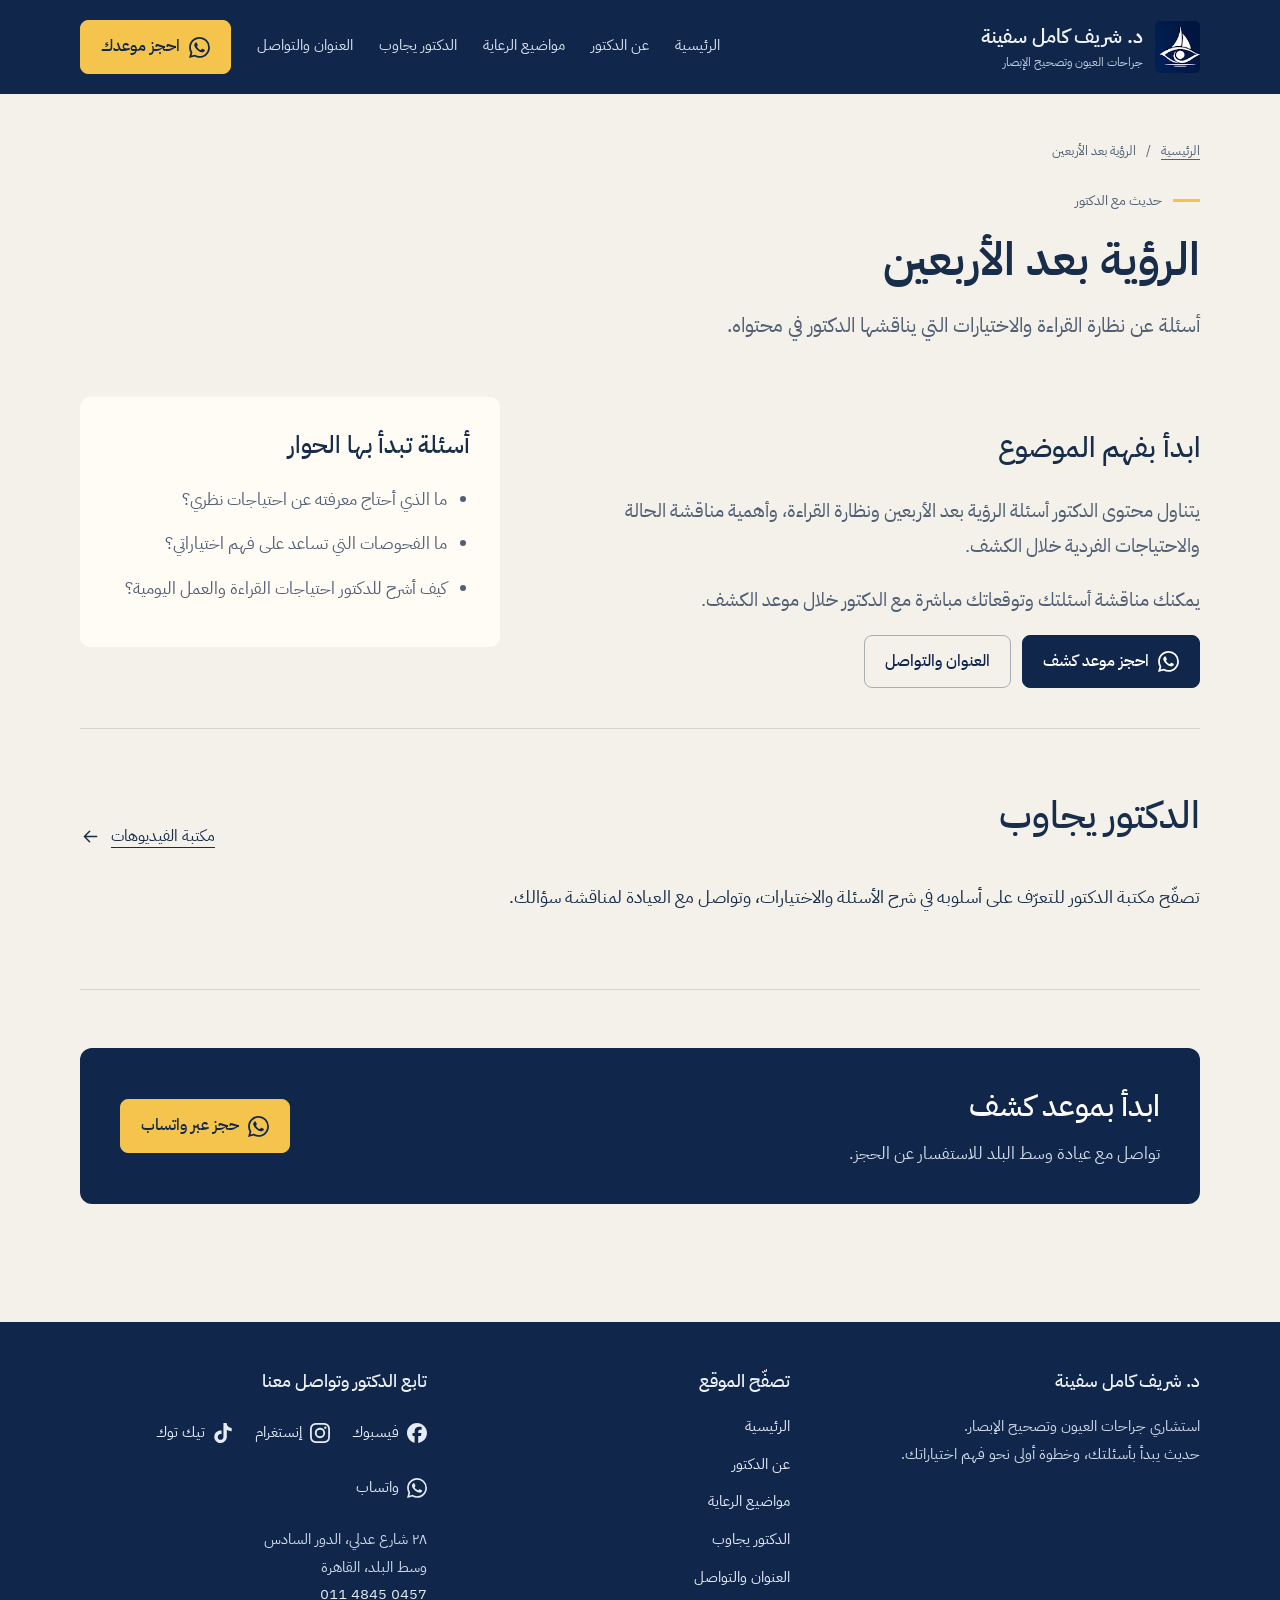
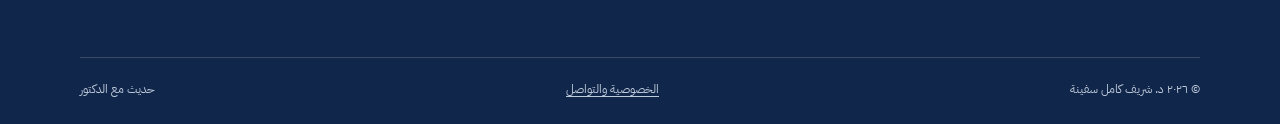
<file: reading-vision.html>
<!doctype html><html lang="ar" dir="rtl"><head><meta charset="utf-8"><meta name="viewport" content="width=device-width,initial-scale=1"><meta name="theme-color" content="#11264b"><title>الرؤية بعد الأربعين | د. شريف كامل سفينة</title><meta name="description" content="أسئلة عن نظارة القراءة والاختيارات التي يناقشها الدكتور في محتواه. مع د. شريف كامل سفينة."><link rel="canonical" href="https://dr-shrief-safena.github.io/reading-vision.html"><meta property="og:locale" content="ar_EG"><meta property="og:type" content="website"><meta property="og:title" content="الرؤية بعد الأربعين | د. شريف كامل سفينة"><meta property="og:description" content="أسئلة عن نظارة القراءة والاختيارات التي يناقشها الدكتور في محتواه. مع د. شريف كامل سفينة."><meta property="og:image" content="https://dr-shrief-safena.github.io/assets/doctor-portrait.jpg"><meta property="og:url" content="https://dr-shrief-safena.github.io/reading-vision.html"><link rel="preconnect" href="https://fonts.googleapis.com"><link rel="preconnect" href="https://fonts.gstatic.com" crossorigin><link rel="stylesheet" href="assets/site.css"><script src="assets/site.js" defer></script><script type="application/ld+json">{"@context": "https://schema.org", "@type": "Person", "name": "د. شريف كامل سفينة", "alternateName": "Dr Shrief Kamel Safena", "jobTitle": "استشاري جراحات العيون وتصحيح الإبصار", "url": "https://dr-shrief-safena.github.io", "telephone": "+201148450457", "sameAs": ["https://www.facebook.com/Dr.Shrief.Kamel", "https://www.instagram.com/drshriefsafena/", "https://www.tiktok.com/@drshriefkamelsaffena"]}</script></head><body><a class="skip-link" href="#main">انتقل إلى المحتوى</a><header class="site-header"><div class="wrap header-inner"><a class="brand" href="index.html" aria-label="د. شريف كامل سفينة — الرئيسية"><span class="brand-logo"><img src="assets/campaign-art.jpg" alt="شعار د. شريف كامل سفينة" width="720" height="900"></span><span><strong>د. شريف كامل سفينة</strong><small>جراحات العيون وتصحيح الإبصار</small></span></a><button type="button" class="menu-toggle" aria-label="فتح القائمة" aria-expanded="false" aria-controls="site-navigation" data-menu-toggle><svg viewBox="0 0 24 24" fill="none" stroke="currentColor" stroke-width="1.7" stroke-linecap="round" stroke-linejoin="round" aria-hidden="true"><path d="M4 6h16M4 12h16M4 18h16"/></svg></button><nav class="desktop-nav" id="site-navigation" aria-label="القائمة الرئيسية" data-navigation><a href="index.html">الرئيسية</a><a href="about.html">عن الدكتور</a><a href="services.html">مواضيع الرعاية</a><a href="videos.html">الدكتور يجاوب</a><a href="contact.html">العنوان والتواصل</a><a href="https://api.whatsapp.com/send?phone=201148450457&amp;text=%D9%85%D8%B1%D8%AD%D8%A8%D9%8B%D8%A7%D8%8C%20%D8%A3%D9%88%D8%AF%20%D8%A7%D9%84%D8%A7%D8%B3%D8%AA%D9%81%D8%B3%D8%A7%D8%B1%20%D8%B9%D9%86%20%D8%AD%D8%AC%D8%B2%20%D9%85%D9%88%D8%B9%D8%AF%20%D9%83%D8%B4%D9%81%20%D9%85%D8%B9%20%D8%AF.%20%D8%B4%D8%B1%D9%8A%D9%81%20%D9%83%D8%A7%D9%85%D9%84%20%D8%B3%D9%81%D9%8A%D9%86%D8%A9." class="button gold" target="_blank" rel="noopener noreferrer"><svg aria-hidden="true" focusable="false" fill="currentColor" role="img" viewBox="0 0 24 24" xmlns="http://www.w3.org/2000/svg"><title>WhatsApp</title><path d="M17.472 14.382c-.297-.149-1.758-.867-2.03-.967-.273-.099-.471-.148-.67.15-.197.297-.767.966-.94 1.164-.173.199-.347.223-.644.075-.297-.15-1.255-.463-2.39-1.475-.883-.788-1.48-1.761-1.653-2.059-.173-.297-.018-.458.13-.606.134-.133.298-.347.446-.52.149-.174.198-.298.298-.497.099-.198.05-.371-.025-.52-.075-.149-.669-1.612-.916-2.207-.242-.579-.487-.5-.669-.51-.173-.008-.371-.01-.57-.01-.198 0-.52.074-.792.372-.272.297-1.04 1.016-1.04 2.479 0 1.462 1.065 2.875 1.213 3.074.149.198 2.096 3.2 5.077 4.487.709.306 1.262.489 1.694.625.712.227 1.36.195 1.871.118.571-.085 1.758-.719 2.006-1.413.248-.694.248-1.289.173-1.413-.074-.124-.272-.198-.57-.347m-5.421 7.403h-.004a9.87 9.87 0 01-5.031-1.378l-.361-.214-3.741.982.998-3.648-.235-.374a9.86 9.86 0 01-1.51-5.26c.001-5.45 4.436-9.884 9.888-9.884 2.64 0 5.122 1.03 6.988 2.898a9.825 9.825 0 012.893 6.994c-.003 5.45-4.437 9.884-9.885 9.884m8.413-18.297A11.815 11.815 0 0012.05 0C5.495 0 .16 5.335.157 11.892c0 2.096.547 4.142 1.588 5.945L.057 24l6.305-1.654a11.882 11.882 0 005.683 1.448h.005c6.554 0 11.89-5.335 11.893-11.893a11.821 11.821 0 00-3.48-8.413Z"/></svg> احجز موعدك</a></nav></div></header><main id="main"><div class="wrap"><div class="page-intro"><nav class="breadcrumbs" aria-label="مسار الصفحة"><a href="index.html">الرئيسية</a><span> / </span><span>الرؤية بعد الأربعين</span></nav><div class="eyebrow">حديث مع الدكتور</div><h1>الرؤية بعد الأربعين</h1><p class="lead">أسئلة عن نظارة القراءة والاختيارات التي يناقشها الدكتور في محتواه.</p></div></div><div class="wrap"><div class="content-grid"><div class="article-copy"><h2>ابدأ بفهم الموضوع</h2><p>يتناول محتوى الدكتور أسئلة الرؤية بعد الأربعين ونظارة القراءة، وأهمية مناقشة الحالة والاحتياجات الفردية خلال الكشف.</p><p>يمكنك مناقشة أسئلتك وتوقعاتك مباشرة مع الدكتور خلال موعد الكشف.</p><div class="hero-actions"><a href="https://api.whatsapp.com/send?phone=201148450457&amp;text=%D9%85%D8%B1%D8%AD%D8%A8%D9%8B%D8%A7%D8%8C%20%D8%A3%D9%88%D8%AF%20%D8%A7%D9%84%D8%A7%D8%B3%D8%AA%D9%81%D8%B3%D8%A7%D8%B1%20%D8%B9%D9%86%20%D8%AD%D8%AC%D8%B2%20%D9%85%D9%88%D8%B9%D8%AF%20%D9%83%D8%B4%D9%81%20%D9%85%D8%B9%20%D8%AF.%20%D8%B4%D8%B1%D9%8A%D9%81%20%D9%83%D8%A7%D9%85%D9%84%20%D8%B3%D9%81%D9%8A%D9%86%D8%A9." class="button" target="_blank" rel="noopener noreferrer"><svg aria-hidden="true" focusable="false" fill="currentColor" role="img" viewBox="0 0 24 24" xmlns="http://www.w3.org/2000/svg"><title>WhatsApp</title><path d="M17.472 14.382c-.297-.149-1.758-.867-2.03-.967-.273-.099-.471-.148-.67.15-.197.297-.767.966-.94 1.164-.173.199-.347.223-.644.075-.297-.15-1.255-.463-2.39-1.475-.883-.788-1.48-1.761-1.653-2.059-.173-.297-.018-.458.13-.606.134-.133.298-.347.446-.52.149-.174.198-.298.298-.497.099-.198.05-.371-.025-.52-.075-.149-.669-1.612-.916-2.207-.242-.579-.487-.5-.669-.51-.173-.008-.371-.01-.57-.01-.198 0-.52.074-.792.372-.272.297-1.04 1.016-1.04 2.479 0 1.462 1.065 2.875 1.213 3.074.149.198 2.096 3.2 5.077 4.487.709.306 1.262.489 1.694.625.712.227 1.36.195 1.871.118.571-.085 1.758-.719 2.006-1.413.248-.694.248-1.289.173-1.413-.074-.124-.272-.198-.57-.347m-5.421 7.403h-.004a9.87 9.87 0 01-5.031-1.378l-.361-.214-3.741.982.998-3.648-.235-.374a9.86 9.86 0 01-1.51-5.26c.001-5.45 4.436-9.884 9.888-9.884 2.64 0 5.122 1.03 6.988 2.898a9.825 9.825 0 012.893 6.994c-.003 5.45-4.437 9.884-9.885 9.884m8.413-18.297A11.815 11.815 0 0012.05 0C5.495 0 .16 5.335.157 11.892c0 2.096.547 4.142 1.588 5.945L.057 24l6.305-1.654a11.882 11.882 0 005.683 1.448h.005c6.554 0 11.89-5.335 11.893-11.893a11.821 11.821 0 00-3.48-8.413Z"/></svg> احجز موعد كشف</a><a class="button outline" href="contact.html">العنوان والتواصل</a></div></div><aside class="content-panel"><h2>أسئلة تبدأ بها الحوار</h2><ul><li>ما الذي أحتاج معرفته عن احتياجات نظري؟</li><li>ما الفحوصات التي تساعد على فهم اختياراتي؟</li><li>كيف أشرح للدكتور احتياجات القراءة والعمل اليومية؟</li></ul></aside></div><section class="section" style="margin-top:40px"><div class="section-head"><h2>الدكتور يجاوب</h2><a class="text-link" href="videos.html">مكتبة الفيديوهات <svg viewBox="0 0 24 24" fill="none" stroke="currentColor" stroke-width="1.7" stroke-linecap="round" stroke-linejoin="round" aria-hidden="true"><path d="M19 12H5m6 6-6-6 6-6"/></svg></a></div><p class="article-copy">تصفّح مكتبة الدكتور للتعرّف على أسلوبه في شرح الأسئلة والاختيارات، وتواصل مع العيادة لمناقشة سؤالك.</p></section><section class="section"><div class="contact-band"><div><h2>ابدأ بموعد كشف</h2><p>تواصل مع عيادة وسط البلد للاستفسار عن الحجز.</p></div><a href="https://api.whatsapp.com/send?phone=201148450457&amp;text=%D9%85%D8%B1%D8%AD%D8%A8%D9%8B%D8%A7%D8%8C%20%D8%A3%D9%88%D8%AF%20%D8%A7%D9%84%D8%A7%D8%B3%D8%AA%D9%81%D8%B3%D8%A7%D8%B1%20%D8%B9%D9%86%20%D8%AD%D8%AC%D8%B2%20%D9%85%D9%88%D8%B9%D8%AF%20%D9%83%D8%B4%D9%81%20%D9%85%D8%B9%20%D8%AF.%20%D8%B4%D8%B1%D9%8A%D9%81%20%D9%83%D8%A7%D9%85%D9%84%20%D8%B3%D9%81%D9%8A%D9%86%D8%A9." class="button gold" target="_blank" rel="noopener noreferrer"><svg aria-hidden="true" focusable="false" fill="currentColor" role="img" viewBox="0 0 24 24" xmlns="http://www.w3.org/2000/svg"><title>WhatsApp</title><path d="M17.472 14.382c-.297-.149-1.758-.867-2.03-.967-.273-.099-.471-.148-.67.15-.197.297-.767.966-.94 1.164-.173.199-.347.223-.644.075-.297-.15-1.255-.463-2.39-1.475-.883-.788-1.48-1.761-1.653-2.059-.173-.297-.018-.458.13-.606.134-.133.298-.347.446-.52.149-.174.198-.298.298-.497.099-.198.05-.371-.025-.52-.075-.149-.669-1.612-.916-2.207-.242-.579-.487-.5-.669-.51-.173-.008-.371-.01-.57-.01-.198 0-.52.074-.792.372-.272.297-1.04 1.016-1.04 2.479 0 1.462 1.065 2.875 1.213 3.074.149.198 2.096 3.2 5.077 4.487.709.306 1.262.489 1.694.625.712.227 1.36.195 1.871.118.571-.085 1.758-.719 2.006-1.413.248-.694.248-1.289.173-1.413-.074-.124-.272-.198-.57-.347m-5.421 7.403h-.004a9.87 9.87 0 01-5.031-1.378l-.361-.214-3.741.982.998-3.648-.235-.374a9.86 9.86 0 01-1.51-5.26c.001-5.45 4.436-9.884 9.888-9.884 2.64 0 5.122 1.03 6.988 2.898a9.825 9.825 0 012.893 6.994c-.003 5.45-4.437 9.884-9.885 9.884m8.413-18.297A11.815 11.815 0 0012.05 0C5.495 0 .16 5.335.157 11.892c0 2.096.547 4.142 1.588 5.945L.057 24l6.305-1.654a11.882 11.882 0 005.683 1.448h.005c6.554 0 11.89-5.335 11.893-11.893a11.821 11.821 0 00-3.48-8.413Z"/></svg> حجز عبر واتساب</a></div></section></div></main><footer class="site-footer"><div class="wrap"><div class="footer-main"><div><h3>د. شريف كامل سفينة</h3><p>استشاري جراحات العيون وتصحيح الإبصار.<br>حديث يبدأ بأسئلتك، وخطوة أولى نحو فهم اختياراتك.</p></div><div><h3>تصفّح الموقع</h3><nav aria-label="روابط التذييل"><a href="index.html">الرئيسية</a><a href="about.html">عن الدكتور</a><a href="services.html">مواضيع الرعاية</a><a href="videos.html">الدكتور يجاوب</a><a href="contact.html">العنوان والتواصل</a></nav></div><div><h3>تابع الدكتور وتواصل معنا</h3><div class="social-list "><a href="https://www.facebook.com/Dr.Shrief.Kamel" class="" target="_blank" rel="noopener noreferrer"><svg aria-hidden="true" focusable="false" fill="currentColor" role="img" viewBox="0 0 24 24" xmlns="http://www.w3.org/2000/svg"><title>Facebook</title><path d="M9.101 23.691v-7.98H6.627v-3.667h2.474v-1.58c0-4.085 1.848-5.978 5.858-5.978.401 0 .955.042 1.468.103a8.68 8.68 0 0 1 1.141.195v3.325a8.623 8.623 0 0 0-.653-.036 26.805 26.805 0 0 0-.733-.009c-.707 0-1.259.096-1.675.309a1.686 1.686 0 0 0-.679.622c-.258.42-.374.995-.374 1.752v1.297h3.919l-.386 2.103-.287 1.564h-3.246v8.245C19.396 23.238 24 18.179 24 12.044c0-6.627-5.373-12-12-12s-12 5.373-12 12c0 5.628 3.874 10.35 9.101 11.647Z"/></svg><span>فيسبوك</span></a><a href="https://www.instagram.com/drshriefsafena/" class="" target="_blank" rel="noopener noreferrer"><svg aria-hidden="true" focusable="false" fill="currentColor" role="img" viewBox="0 0 24 24" xmlns="http://www.w3.org/2000/svg"><title>Instagram</title><path d="M7.0301.084c-1.2768.0602-2.1487.264-2.911.5634-.7888.3075-1.4575.72-2.1228 1.3877-.6652.6677-1.075 1.3368-1.3802 2.127-.2954.7638-.4956 1.6365-.552 2.914-.0564 1.2775-.0689 1.6882-.0626 4.947.0062 3.2586.0206 3.6671.0825 4.9473.061 1.2765.264 2.1482.5635 2.9107.308.7889.72 1.4573 1.388 2.1228.6679.6655 1.3365 1.0743 2.1285 1.38.7632.295 1.6361.4961 2.9134.552 1.2773.056 1.6884.069 4.9462.0627 3.2578-.0062 3.668-.0207 4.9478-.0814 1.28-.0607 2.147-.2652 2.9098-.5633.7889-.3086 1.4578-.72 2.1228-1.3881.665-.6682 1.0745-1.3378 1.3795-2.1284.2957-.7632.4966-1.636.552-2.9124.056-1.2809.0692-1.6898.063-4.948-.0063-3.2583-.021-3.6668-.0817-4.9465-.0607-1.2797-.264-2.1487-.5633-2.9117-.3084-.7889-.72-1.4568-1.3876-2.1228C21.2982 1.33 20.628.9208 19.8378.6165 19.074.321 18.2017.1197 16.9244.0645 15.6471.0093 15.236-.005 11.977.0014 8.718.0076 8.31.0215 7.0301.0839m.1402 21.6932c-1.17-.0509-1.8053-.2453-2.2287-.408-.5606-.216-.96-.4771-1.3819-.895-.422-.4178-.6811-.8186-.9-1.378-.1644-.4234-.3624-1.058-.4171-2.228-.0595-1.2645-.072-1.6442-.079-4.848-.007-3.2037.0053-3.583.0607-4.848.05-1.169.2456-1.805.408-2.2282.216-.5613.4762-.96.895-1.3816.4188-.4217.8184-.6814 1.3783-.9003.423-.1651 1.0575-.3614 2.227-.4171 1.2655-.06 1.6447-.072 4.848-.079 3.2033-.007 3.5835.005 4.8495.0608 1.169.0508 1.8053.2445 2.228.408.5608.216.96.4754 1.3816.895.4217.4194.6816.8176.9005 1.3787.1653.4217.3617 1.056.4169 2.2263.0602 1.2655.0739 1.645.0796 4.848.0058 3.203-.0055 3.5834-.061 4.848-.051 1.17-.245 1.8055-.408 2.2294-.216.5604-.4763.96-.8954 1.3814-.419.4215-.8181.6811-1.3783.9-.4224.1649-1.0577.3617-2.2262.4174-1.2656.0595-1.6448.072-4.8493.079-3.2045.007-3.5825-.006-4.848-.0608M16.953 5.5864A1.44 1.44 0 1 0 18.39 4.144a1.44 1.44 0 0 0-1.437 1.4424M5.8385 12.012c.0067 3.4032 2.7706 6.1557 6.173 6.1493 3.4026-.0065 6.157-2.7701 6.1506-6.1733-.0065-3.4032-2.771-6.1565-6.174-6.1498-3.403.0067-6.156 2.771-6.1496 6.1738M8 12.0077a4 4 0 1 1 4.008 3.9921A3.9996 3.9996 0 0 1 8 12.0077"/></svg><span>إنستغرام</span></a><a href="https://www.tiktok.com/@drshriefkamelsaffena" class="" target="_blank" rel="noopener noreferrer"><svg aria-hidden="true" focusable="false" fill="currentColor" role="img" viewBox="0 0 24 24" xmlns="http://www.w3.org/2000/svg"><title>TikTok</title><path d="M12.525.02c1.31-.02 2.61-.01 3.91-.02.08 1.53.63 3.09 1.75 4.17 1.12 1.11 2.7 1.62 4.24 1.79v4.03c-1.44-.05-2.89-.35-4.2-.97-.57-.26-1.1-.59-1.62-.93-.01 2.92.01 5.84-.02 8.75-.08 1.4-.54 2.79-1.35 3.94-1.31 1.92-3.58 3.17-5.91 3.21-1.43.08-2.86-.31-4.08-1.03-2.02-1.19-3.44-3.37-3.65-5.71-.02-.5-.03-1-.01-1.49.18-1.9 1.12-3.72 2.58-4.96 1.66-1.44 3.98-2.13 6.15-1.72.02 1.48-.04 2.96-.04 4.44-.99-.32-2.15-.23-3.02.37-.63.41-1.11 1.04-1.36 1.75-.21.51-.15 1.07-.14 1.61.24 1.64 1.82 3.02 3.5 2.87 1.12-.01 2.19-.66 2.77-1.61.19-.33.4-.67.41-1.06.1-1.79.06-3.57.07-5.36.01-4.03-.01-8.05.02-12.07z"/></svg><span>تيك توك</span></a><a href="https://api.whatsapp.com/send?phone=201148450457&amp;text=%D9%85%D8%B1%D8%AD%D8%A8%D9%8B%D8%A7%D8%8C%20%D8%A3%D9%88%D8%AF%20%D8%A7%D9%84%D8%A7%D8%B3%D8%AA%D9%81%D8%B3%D8%A7%D8%B1%20%D8%B9%D9%86%20%D8%AD%D8%AC%D8%B2%20%D9%85%D9%88%D8%B9%D8%AF%20%D9%83%D8%B4%D9%81%20%D9%85%D8%B9%20%D8%AF.%20%D8%B4%D8%B1%D9%8A%D9%81%20%D9%83%D8%A7%D9%85%D9%84%20%D8%B3%D9%81%D9%8A%D9%86%D8%A9." class="" target="_blank" rel="noopener noreferrer"><svg aria-hidden="true" focusable="false" fill="currentColor" role="img" viewBox="0 0 24 24" xmlns="http://www.w3.org/2000/svg"><title>WhatsApp</title><path d="M17.472 14.382c-.297-.149-1.758-.867-2.03-.967-.273-.099-.471-.148-.67.15-.197.297-.767.966-.94 1.164-.173.199-.347.223-.644.075-.297-.15-1.255-.463-2.39-1.475-.883-.788-1.48-1.761-1.653-2.059-.173-.297-.018-.458.13-.606.134-.133.298-.347.446-.52.149-.174.198-.298.298-.497.099-.198.05-.371-.025-.52-.075-.149-.669-1.612-.916-2.207-.242-.579-.487-.5-.669-.51-.173-.008-.371-.01-.57-.01-.198 0-.52.074-.792.372-.272.297-1.04 1.016-1.04 2.479 0 1.462 1.065 2.875 1.213 3.074.149.198 2.096 3.2 5.077 4.487.709.306 1.262.489 1.694.625.712.227 1.36.195 1.871.118.571-.085 1.758-.719 2.006-1.413.248-.694.248-1.289.173-1.413-.074-.124-.272-.198-.57-.347m-5.421 7.403h-.004a9.87 9.87 0 01-5.031-1.378l-.361-.214-3.741.982.998-3.648-.235-.374a9.86 9.86 0 01-1.51-5.26c.001-5.45 4.436-9.884 9.888-9.884 2.64 0 5.122 1.03 6.988 2.898a9.825 9.825 0 012.893 6.994c-.003 5.45-4.437 9.884-9.885 9.884m8.413-18.297A11.815 11.815 0 0012.05 0C5.495 0 .16 5.335.157 11.892c0 2.096.547 4.142 1.588 5.945L.057 24l6.305-1.654a11.882 11.882 0 005.683 1.448h.005c6.554 0 11.89-5.335 11.893-11.893a11.821 11.821 0 00-3.48-8.413Z"/></svg><span>واتساب</span></a></div><p style="margin-top:18px">٢٨ شارع عدلي، الدور السادس<br>وسط البلد، القاهرة<br><a href="tel:+201148450457"><bdi dir="ltr">011 4845 0457</bdi></a></p></div></div><div class="footer-bottom"><span>© ٢٠٢٦ د. شريف كامل سفينة</span><a href="privacy.html">الخصوصية والتواصل</a><span>حديث مع الدكتور</span></div></div></footer><nav class="mobile-contact" aria-label="التواصل السريع"><a href="tel:+201148450457"><svg viewBox="0 0 24 24" fill="none" stroke="currentColor" stroke-width="1.7" stroke-linecap="round" stroke-linejoin="round" aria-hidden="true"><path d="m8 3 3 5-3 3c2 3 3 4 6 5l3-3 4 3c0 4-3 6-6 5C8 19 4 15 3 8 2 5 4 3 8 3Z"/></svg><span>اتصل بالعيادة</span></a><a href="https://api.whatsapp.com/send?phone=201148450457&amp;text=%D9%85%D8%B1%D8%AD%D8%A8%D9%8B%D8%A7%D8%8C%20%D8%A3%D9%88%D8%AF%20%D8%A7%D9%84%D8%A7%D8%B3%D8%AA%D9%81%D8%B3%D8%A7%D8%B1%20%D8%B9%D9%86%20%D8%AD%D8%AC%D8%B2%20%D9%85%D9%88%D8%B9%D8%AF%20%D9%83%D8%B4%D9%81%20%D9%85%D8%B9%20%D8%AF.%20%D8%B4%D8%B1%D9%8A%D9%81%20%D9%83%D8%A7%D9%85%D9%84%20%D8%B3%D9%81%D9%8A%D9%86%D8%A9." class="wa" target="_blank" rel="noopener noreferrer"><svg aria-hidden="true" focusable="false" fill="currentColor" role="img" viewBox="0 0 24 24" xmlns="http://www.w3.org/2000/svg"><title>WhatsApp</title><path d="M17.472 14.382c-.297-.149-1.758-.867-2.03-.967-.273-.099-.471-.148-.67.15-.197.297-.767.966-.94 1.164-.173.199-.347.223-.644.075-.297-.15-1.255-.463-2.39-1.475-.883-.788-1.48-1.761-1.653-2.059-.173-.297-.018-.458.13-.606.134-.133.298-.347.446-.52.149-.174.198-.298.298-.497.099-.198.05-.371-.025-.52-.075-.149-.669-1.612-.916-2.207-.242-.579-.487-.5-.669-.51-.173-.008-.371-.01-.57-.01-.198 0-.52.074-.792.372-.272.297-1.04 1.016-1.04 2.479 0 1.462 1.065 2.875 1.213 3.074.149.198 2.096 3.2 5.077 4.487.709.306 1.262.489 1.694.625.712.227 1.36.195 1.871.118.571-.085 1.758-.719 2.006-1.413.248-.694.248-1.289.173-1.413-.074-.124-.272-.198-.57-.347m-5.421 7.403h-.004a9.87 9.87 0 01-5.031-1.378l-.361-.214-3.741.982.998-3.648-.235-.374a9.86 9.86 0 01-1.51-5.26c.001-5.45 4.436-9.884 9.888-9.884 2.64 0 5.122 1.03 6.988 2.898a9.825 9.825 0 012.893 6.994c-.003 5.45-4.437 9.884-9.885 9.884m8.413-18.297A11.815 11.815 0 0012.05 0C5.495 0 .16 5.335.157 11.892c0 2.096.547 4.142 1.588 5.945L.057 24l6.305-1.654a11.882 11.882 0 005.683 1.448h.005c6.554 0 11.89-5.335 11.893-11.893a11.821 11.821 0 00-3.48-8.413Z"/></svg><span>حجز عبر واتساب</span></a></nav></body></html>
</file>
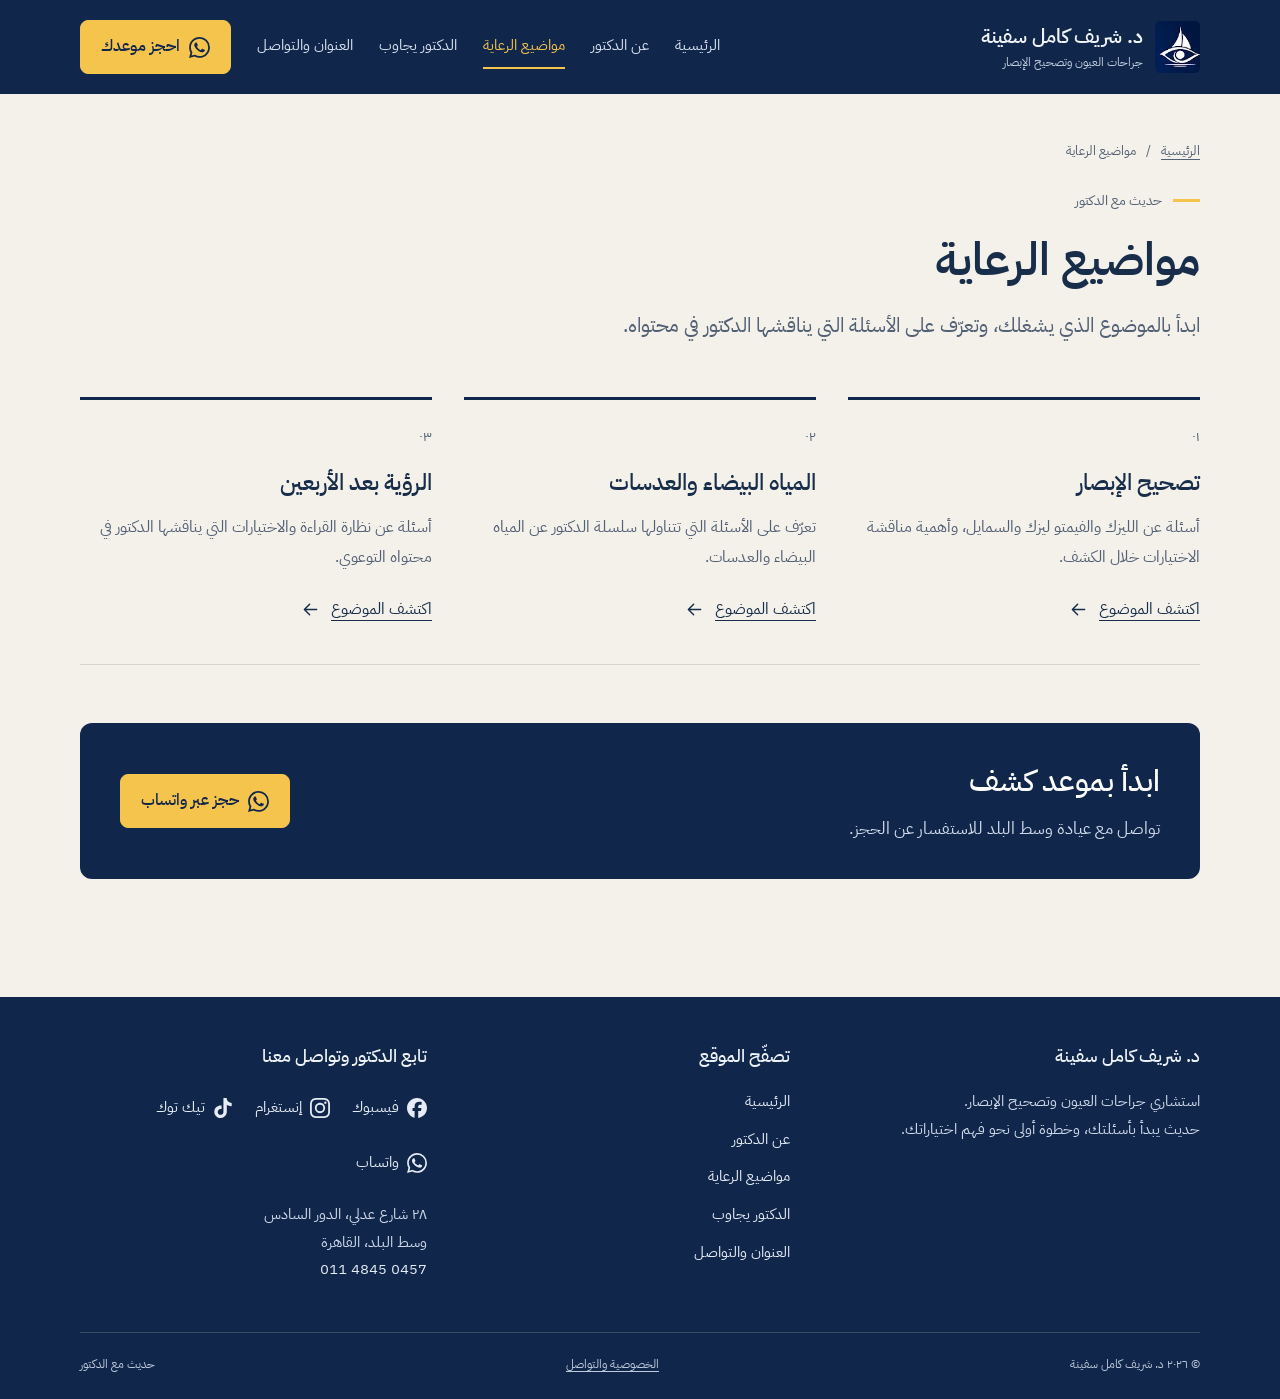
<file: services.html>
<!doctype html><html lang="ar" dir="rtl"><head><meta charset="utf-8"><meta name="viewport" content="width=device-width,initial-scale=1"><meta name="theme-color" content="#11264b"><title>مواضيع الرعاية | د. شريف كامل سفينة</title><meta name="description" content="تصفّح موضوعات تصحيح الإبصار والمياه البيضاء والعدسات والرؤية بعد الأربعين مع د. شريف كامل سفينة."><link rel="canonical" href="https://dr-shrief-safena.github.io/services.html"><meta property="og:locale" content="ar_EG"><meta property="og:type" content="website"><meta property="og:title" content="مواضيع الرعاية | د. شريف كامل سفينة"><meta property="og:description" content="تصفّح موضوعات تصحيح الإبصار والمياه البيضاء والعدسات والرؤية بعد الأربعين مع د. شريف كامل سفينة."><meta property="og:image" content="https://dr-shrief-safena.github.io/assets/doctor-portrait.jpg"><meta property="og:url" content="https://dr-shrief-safena.github.io/services.html"><link rel="preconnect" href="https://fonts.googleapis.com"><link rel="preconnect" href="https://fonts.gstatic.com" crossorigin><link rel="stylesheet" href="assets/site.css"><script src="assets/site.js" defer></script><script type="application/ld+json">{"@context": "https://schema.org", "@type": "Person", "name": "د. شريف كامل سفينة", "alternateName": "Dr Shrief Kamel Safena", "jobTitle": "استشاري جراحات العيون وتصحيح الإبصار", "url": "https://dr-shrief-safena.github.io", "telephone": "+201148450457", "sameAs": ["https://www.facebook.com/Dr.Shrief.Kamel", "https://www.instagram.com/drshriefsafena/", "https://www.tiktok.com/@drshriefkamelsaffena"]}</script></head><body><a class="skip-link" href="#main">انتقل إلى المحتوى</a><header class="site-header"><div class="wrap header-inner"><a class="brand" href="index.html" aria-label="د. شريف كامل سفينة — الرئيسية"><span class="brand-logo"><img src="assets/campaign-art.jpg" alt="شعار د. شريف كامل سفينة" width="720" height="900"></span><span><strong>د. شريف كامل سفينة</strong><small>جراحات العيون وتصحيح الإبصار</small></span></a><button type="button" class="menu-toggle" aria-label="فتح القائمة" aria-expanded="false" aria-controls="site-navigation" data-menu-toggle><svg viewBox="0 0 24 24" fill="none" stroke="currentColor" stroke-width="1.7" stroke-linecap="round" stroke-linejoin="round" aria-hidden="true"><path d="M4 6h16M4 12h16M4 18h16"/></svg></button><nav class="desktop-nav" id="site-navigation" aria-label="القائمة الرئيسية" data-navigation><a href="index.html">الرئيسية</a><a href="about.html">عن الدكتور</a><a href="services.html" aria-current="page">مواضيع الرعاية</a><a href="videos.html">الدكتور يجاوب</a><a href="contact.html">العنوان والتواصل</a><a href="https://api.whatsapp.com/send?phone=201148450457&amp;text=%D9%85%D8%B1%D8%AD%D8%A8%D9%8B%D8%A7%D8%8C%20%D8%A3%D9%88%D8%AF%20%D8%A7%D9%84%D8%A7%D8%B3%D8%AA%D9%81%D8%B3%D8%A7%D8%B1%20%D8%B9%D9%86%20%D8%AD%D8%AC%D8%B2%20%D9%85%D9%88%D8%B9%D8%AF%20%D9%83%D8%B4%D9%81%20%D9%85%D8%B9%20%D8%AF.%20%D8%B4%D8%B1%D9%8A%D9%81%20%D9%83%D8%A7%D9%85%D9%84%20%D8%B3%D9%81%D9%8A%D9%86%D8%A9." class="button gold" target="_blank" rel="noopener noreferrer"><svg aria-hidden="true" focusable="false" fill="currentColor" role="img" viewBox="0 0 24 24" xmlns="http://www.w3.org/2000/svg"><title>WhatsApp</title><path d="M17.472 14.382c-.297-.149-1.758-.867-2.03-.967-.273-.099-.471-.148-.67.15-.197.297-.767.966-.94 1.164-.173.199-.347.223-.644.075-.297-.15-1.255-.463-2.39-1.475-.883-.788-1.48-1.761-1.653-2.059-.173-.297-.018-.458.13-.606.134-.133.298-.347.446-.52.149-.174.198-.298.298-.497.099-.198.05-.371-.025-.52-.075-.149-.669-1.612-.916-2.207-.242-.579-.487-.5-.669-.51-.173-.008-.371-.01-.57-.01-.198 0-.52.074-.792.372-.272.297-1.04 1.016-1.04 2.479 0 1.462 1.065 2.875 1.213 3.074.149.198 2.096 3.2 5.077 4.487.709.306 1.262.489 1.694.625.712.227 1.36.195 1.871.118.571-.085 1.758-.719 2.006-1.413.248-.694.248-1.289.173-1.413-.074-.124-.272-.198-.57-.347m-5.421 7.403h-.004a9.87 9.87 0 01-5.031-1.378l-.361-.214-3.741.982.998-3.648-.235-.374a9.86 9.86 0 01-1.51-5.26c.001-5.45 4.436-9.884 9.888-9.884 2.64 0 5.122 1.03 6.988 2.898a9.825 9.825 0 012.893 6.994c-.003 5.45-4.437 9.884-9.885 9.884m8.413-18.297A11.815 11.815 0 0012.05 0C5.495 0 .16 5.335.157 11.892c0 2.096.547 4.142 1.588 5.945L.057 24l6.305-1.654a11.882 11.882 0 005.683 1.448h.005c6.554 0 11.89-5.335 11.893-11.893a11.821 11.821 0 00-3.48-8.413Z"/></svg> احجز موعدك</a></nav></div></header><main id="main"><div class="wrap"><div class="page-intro"><nav class="breadcrumbs" aria-label="مسار الصفحة"><a href="index.html">الرئيسية</a><span> / </span><span>مواضيع الرعاية</span></nav><div class="eyebrow">حديث مع الدكتور</div><h1>مواضيع الرعاية</h1><p class="lead">ابدأ بالموضوع الذي يشغلك، وتعرّف على الأسئلة التي يناقشها الدكتور في محتواه.</p></div></div><div class="wrap"><div class="care-grid"><article class="care-item"><span class="number">٠١</span><h3>تصحيح الإبصار</h3><p>أسئلة عن الليزك والفيمتو ليزك والسمايل، وأهمية مناقشة الاختيارات خلال الكشف.</p><a class="text-link" href="vision-correction.html">اكتشف الموضوع <svg viewBox="0 0 24 24" fill="none" stroke="currentColor" stroke-width="1.7" stroke-linecap="round" stroke-linejoin="round" aria-hidden="true"><path d="M19 12H5m6 6-6-6 6-6"/></svg></a></article><article class="care-item"><span class="number">٠٢</span><h3>المياه البيضاء والعدسات</h3><p>تعرّف على الأسئلة التي تتناولها سلسلة الدكتور عن المياه البيضاء والعدسات.</p><a class="text-link" href="cataracts.html">اكتشف الموضوع <svg viewBox="0 0 24 24" fill="none" stroke="currentColor" stroke-width="1.7" stroke-linecap="round" stroke-linejoin="round" aria-hidden="true"><path d="M19 12H5m6 6-6-6 6-6"/></svg></a></article><article class="care-item"><span class="number">٠٣</span><h3>الرؤية بعد الأربعين</h3><p>أسئلة عن نظارة القراءة والاختيارات التي يناقشها الدكتور في محتواه التوعوي.</p><a class="text-link" href="reading-vision.html">اكتشف الموضوع <svg viewBox="0 0 24 24" fill="none" stroke="currentColor" stroke-width="1.7" stroke-linecap="round" stroke-linejoin="round" aria-hidden="true"><path d="M19 12H5m6 6-6-6 6-6"/></svg></a></article></div><section class="section" style="margin-top:40px"><div class="contact-band"><div><h2>ابدأ بموعد كشف</h2><p>تواصل مع عيادة وسط البلد للاستفسار عن الحجز.</p></div><a href="https://api.whatsapp.com/send?phone=201148450457&amp;text=%D9%85%D8%B1%D8%AD%D8%A8%D9%8B%D8%A7%D8%8C%20%D8%A3%D9%88%D8%AF%20%D8%A7%D9%84%D8%A7%D8%B3%D8%AA%D9%81%D8%B3%D8%A7%D8%B1%20%D8%B9%D9%86%20%D8%AD%D8%AC%D8%B2%20%D9%85%D9%88%D8%B9%D8%AF%20%D9%83%D8%B4%D9%81%20%D9%85%D8%B9%20%D8%AF.%20%D8%B4%D8%B1%D9%8A%D9%81%20%D9%83%D8%A7%D9%85%D9%84%20%D8%B3%D9%81%D9%8A%D9%86%D8%A9." class="button gold" target="_blank" rel="noopener noreferrer"><svg aria-hidden="true" focusable="false" fill="currentColor" role="img" viewBox="0 0 24 24" xmlns="http://www.w3.org/2000/svg"><title>WhatsApp</title><path d="M17.472 14.382c-.297-.149-1.758-.867-2.03-.967-.273-.099-.471-.148-.67.15-.197.297-.767.966-.94 1.164-.173.199-.347.223-.644.075-.297-.15-1.255-.463-2.39-1.475-.883-.788-1.48-1.761-1.653-2.059-.173-.297-.018-.458.13-.606.134-.133.298-.347.446-.52.149-.174.198-.298.298-.497.099-.198.05-.371-.025-.52-.075-.149-.669-1.612-.916-2.207-.242-.579-.487-.5-.669-.51-.173-.008-.371-.01-.57-.01-.198 0-.52.074-.792.372-.272.297-1.04 1.016-1.04 2.479 0 1.462 1.065 2.875 1.213 3.074.149.198 2.096 3.2 5.077 4.487.709.306 1.262.489 1.694.625.712.227 1.36.195 1.871.118.571-.085 1.758-.719 2.006-1.413.248-.694.248-1.289.173-1.413-.074-.124-.272-.198-.57-.347m-5.421 7.403h-.004a9.87 9.87 0 01-5.031-1.378l-.361-.214-3.741.982.998-3.648-.235-.374a9.86 9.86 0 01-1.51-5.26c.001-5.45 4.436-9.884 9.888-9.884 2.64 0 5.122 1.03 6.988 2.898a9.825 9.825 0 012.893 6.994c-.003 5.45-4.437 9.884-9.885 9.884m8.413-18.297A11.815 11.815 0 0012.05 0C5.495 0 .16 5.335.157 11.892c0 2.096.547 4.142 1.588 5.945L.057 24l6.305-1.654a11.882 11.882 0 005.683 1.448h.005c6.554 0 11.89-5.335 11.893-11.893a11.821 11.821 0 00-3.48-8.413Z"/></svg> حجز عبر واتساب</a></div></section></div></main><footer class="site-footer"><div class="wrap"><div class="footer-main"><div><h3>د. شريف كامل سفينة</h3><p>استشاري جراحات العيون وتصحيح الإبصار.<br>حديث يبدأ بأسئلتك، وخطوة أولى نحو فهم اختياراتك.</p></div><div><h3>تصفّح الموقع</h3><nav aria-label="روابط التذييل"><a href="index.html">الرئيسية</a><a href="about.html">عن الدكتور</a><a href="services.html">مواضيع الرعاية</a><a href="videos.html">الدكتور يجاوب</a><a href="contact.html">العنوان والتواصل</a></nav></div><div><h3>تابع الدكتور وتواصل معنا</h3><div class="social-list "><a href="https://www.facebook.com/Dr.Shrief.Kamel" class="" target="_blank" rel="noopener noreferrer"><svg aria-hidden="true" focusable="false" fill="currentColor" role="img" viewBox="0 0 24 24" xmlns="http://www.w3.org/2000/svg"><title>Facebook</title><path d="M9.101 23.691v-7.98H6.627v-3.667h2.474v-1.58c0-4.085 1.848-5.978 5.858-5.978.401 0 .955.042 1.468.103a8.68 8.68 0 0 1 1.141.195v3.325a8.623 8.623 0 0 0-.653-.036 26.805 26.805 0 0 0-.733-.009c-.707 0-1.259.096-1.675.309a1.686 1.686 0 0 0-.679.622c-.258.42-.374.995-.374 1.752v1.297h3.919l-.386 2.103-.287 1.564h-3.246v8.245C19.396 23.238 24 18.179 24 12.044c0-6.627-5.373-12-12-12s-12 5.373-12 12c0 5.628 3.874 10.35 9.101 11.647Z"/></svg><span>فيسبوك</span></a><a href="https://www.instagram.com/drshriefsafena/" class="" target="_blank" rel="noopener noreferrer"><svg aria-hidden="true" focusable="false" fill="currentColor" role="img" viewBox="0 0 24 24" xmlns="http://www.w3.org/2000/svg"><title>Instagram</title><path d="M7.0301.084c-1.2768.0602-2.1487.264-2.911.5634-.7888.3075-1.4575.72-2.1228 1.3877-.6652.6677-1.075 1.3368-1.3802 2.127-.2954.7638-.4956 1.6365-.552 2.914-.0564 1.2775-.0689 1.6882-.0626 4.947.0062 3.2586.0206 3.6671.0825 4.9473.061 1.2765.264 2.1482.5635 2.9107.308.7889.72 1.4573 1.388 2.1228.6679.6655 1.3365 1.0743 2.1285 1.38.7632.295 1.6361.4961 2.9134.552 1.2773.056 1.6884.069 4.9462.0627 3.2578-.0062 3.668-.0207 4.9478-.0814 1.28-.0607 2.147-.2652 2.9098-.5633.7889-.3086 1.4578-.72 2.1228-1.3881.665-.6682 1.0745-1.3378 1.3795-2.1284.2957-.7632.4966-1.636.552-2.9124.056-1.2809.0692-1.6898.063-4.948-.0063-3.2583-.021-3.6668-.0817-4.9465-.0607-1.2797-.264-2.1487-.5633-2.9117-.3084-.7889-.72-1.4568-1.3876-2.1228C21.2982 1.33 20.628.9208 19.8378.6165 19.074.321 18.2017.1197 16.9244.0645 15.6471.0093 15.236-.005 11.977.0014 8.718.0076 8.31.0215 7.0301.0839m.1402 21.6932c-1.17-.0509-1.8053-.2453-2.2287-.408-.5606-.216-.96-.4771-1.3819-.895-.422-.4178-.6811-.8186-.9-1.378-.1644-.4234-.3624-1.058-.4171-2.228-.0595-1.2645-.072-1.6442-.079-4.848-.007-3.2037.0053-3.583.0607-4.848.05-1.169.2456-1.805.408-2.2282.216-.5613.4762-.96.895-1.3816.4188-.4217.8184-.6814 1.3783-.9003.423-.1651 1.0575-.3614 2.227-.4171 1.2655-.06 1.6447-.072 4.848-.079 3.2033-.007 3.5835.005 4.8495.0608 1.169.0508 1.8053.2445 2.228.408.5608.216.96.4754 1.3816.895.4217.4194.6816.8176.9005 1.3787.1653.4217.3617 1.056.4169 2.2263.0602 1.2655.0739 1.645.0796 4.848.0058 3.203-.0055 3.5834-.061 4.848-.051 1.17-.245 1.8055-.408 2.2294-.216.5604-.4763.96-.8954 1.3814-.419.4215-.8181.6811-1.3783.9-.4224.1649-1.0577.3617-2.2262.4174-1.2656.0595-1.6448.072-4.8493.079-3.2045.007-3.5825-.006-4.848-.0608M16.953 5.5864A1.44 1.44 0 1 0 18.39 4.144a1.44 1.44 0 0 0-1.437 1.4424M5.8385 12.012c.0067 3.4032 2.7706 6.1557 6.173 6.1493 3.4026-.0065 6.157-2.7701 6.1506-6.1733-.0065-3.4032-2.771-6.1565-6.174-6.1498-3.403.0067-6.156 2.771-6.1496 6.1738M8 12.0077a4 4 0 1 1 4.008 3.9921A3.9996 3.9996 0 0 1 8 12.0077"/></svg><span>إنستغرام</span></a><a href="https://www.tiktok.com/@drshriefkamelsaffena" class="" target="_blank" rel="noopener noreferrer"><svg aria-hidden="true" focusable="false" fill="currentColor" role="img" viewBox="0 0 24 24" xmlns="http://www.w3.org/2000/svg"><title>TikTok</title><path d="M12.525.02c1.31-.02 2.61-.01 3.91-.02.08 1.53.63 3.09 1.75 4.17 1.12 1.11 2.7 1.62 4.24 1.79v4.03c-1.44-.05-2.89-.35-4.2-.97-.57-.26-1.1-.59-1.62-.93-.01 2.92.01 5.84-.02 8.75-.08 1.4-.54 2.79-1.35 3.94-1.31 1.92-3.58 3.17-5.91 3.21-1.43.08-2.86-.31-4.08-1.03-2.02-1.19-3.44-3.37-3.65-5.71-.02-.5-.03-1-.01-1.49.18-1.9 1.12-3.72 2.58-4.96 1.66-1.44 3.98-2.13 6.15-1.72.02 1.48-.04 2.96-.04 4.44-.99-.32-2.15-.23-3.02.37-.63.41-1.11 1.04-1.36 1.75-.21.51-.15 1.07-.14 1.61.24 1.64 1.82 3.02 3.5 2.87 1.12-.01 2.19-.66 2.77-1.61.19-.33.4-.67.41-1.06.1-1.79.06-3.57.07-5.36.01-4.03-.01-8.05.02-12.07z"/></svg><span>تيك توك</span></a><a href="https://api.whatsapp.com/send?phone=201148450457&amp;text=%D9%85%D8%B1%D8%AD%D8%A8%D9%8B%D8%A7%D8%8C%20%D8%A3%D9%88%D8%AF%20%D8%A7%D9%84%D8%A7%D8%B3%D8%AA%D9%81%D8%B3%D8%A7%D8%B1%20%D8%B9%D9%86%20%D8%AD%D8%AC%D8%B2%20%D9%85%D9%88%D8%B9%D8%AF%20%D9%83%D8%B4%D9%81%20%D9%85%D8%B9%20%D8%AF.%20%D8%B4%D8%B1%D9%8A%D9%81%20%D9%83%D8%A7%D9%85%D9%84%20%D8%B3%D9%81%D9%8A%D9%86%D8%A9." class="" target="_blank" rel="noopener noreferrer"><svg aria-hidden="true" focusable="false" fill="currentColor" role="img" viewBox="0 0 24 24" xmlns="http://www.w3.org/2000/svg"><title>WhatsApp</title><path d="M17.472 14.382c-.297-.149-1.758-.867-2.03-.967-.273-.099-.471-.148-.67.15-.197.297-.767.966-.94 1.164-.173.199-.347.223-.644.075-.297-.15-1.255-.463-2.39-1.475-.883-.788-1.48-1.761-1.653-2.059-.173-.297-.018-.458.13-.606.134-.133.298-.347.446-.52.149-.174.198-.298.298-.497.099-.198.05-.371-.025-.52-.075-.149-.669-1.612-.916-2.207-.242-.579-.487-.5-.669-.51-.173-.008-.371-.01-.57-.01-.198 0-.52.074-.792.372-.272.297-1.04 1.016-1.04 2.479 0 1.462 1.065 2.875 1.213 3.074.149.198 2.096 3.2 5.077 4.487.709.306 1.262.489 1.694.625.712.227 1.36.195 1.871.118.571-.085 1.758-.719 2.006-1.413.248-.694.248-1.289.173-1.413-.074-.124-.272-.198-.57-.347m-5.421 7.403h-.004a9.87 9.87 0 01-5.031-1.378l-.361-.214-3.741.982.998-3.648-.235-.374a9.86 9.86 0 01-1.51-5.26c.001-5.45 4.436-9.884 9.888-9.884 2.64 0 5.122 1.03 6.988 2.898a9.825 9.825 0 012.893 6.994c-.003 5.45-4.437 9.884-9.885 9.884m8.413-18.297A11.815 11.815 0 0012.05 0C5.495 0 .16 5.335.157 11.892c0 2.096.547 4.142 1.588 5.945L.057 24l6.305-1.654a11.882 11.882 0 005.683 1.448h.005c6.554 0 11.89-5.335 11.893-11.893a11.821 11.821 0 00-3.48-8.413Z"/></svg><span>واتساب</span></a></div><p style="margin-top:18px">٢٨ شارع عدلي، الدور السادس<br>وسط البلد، القاهرة<br><a href="tel:+201148450457"><bdi dir="ltr">011 4845 0457</bdi></a></p></div></div><div class="footer-bottom"><span>© ٢٠٢٦ د. شريف كامل سفينة</span><a href="privacy.html">الخصوصية والتواصل</a><span>حديث مع الدكتور</span></div></div></footer><nav class="mobile-contact" aria-label="التواصل السريع"><a href="tel:+201148450457"><svg viewBox="0 0 24 24" fill="none" stroke="currentColor" stroke-width="1.7" stroke-linecap="round" stroke-linejoin="round" aria-hidden="true"><path d="m8 3 3 5-3 3c2 3 3 4 6 5l3-3 4 3c0 4-3 6-6 5C8 19 4 15 3 8 2 5 4 3 8 3Z"/></svg><span>اتصل بالعيادة</span></a><a href="https://api.whatsapp.com/send?phone=201148450457&amp;text=%D9%85%D8%B1%D8%AD%D8%A8%D9%8B%D8%A7%D8%8C%20%D8%A3%D9%88%D8%AF%20%D8%A7%D9%84%D8%A7%D8%B3%D8%AA%D9%81%D8%B3%D8%A7%D8%B1%20%D8%B9%D9%86%20%D8%AD%D8%AC%D8%B2%20%D9%85%D9%88%D8%B9%D8%AF%20%D9%83%D8%B4%D9%81%20%D9%85%D8%B9%20%D8%AF.%20%D8%B4%D8%B1%D9%8A%D9%81%20%D9%83%D8%A7%D9%85%D9%84%20%D8%B3%D9%81%D9%8A%D9%86%D8%A9." class="wa" target="_blank" rel="noopener noreferrer"><svg aria-hidden="true" focusable="false" fill="currentColor" role="img" viewBox="0 0 24 24" xmlns="http://www.w3.org/2000/svg"><title>WhatsApp</title><path d="M17.472 14.382c-.297-.149-1.758-.867-2.03-.967-.273-.099-.471-.148-.67.15-.197.297-.767.966-.94 1.164-.173.199-.347.223-.644.075-.297-.15-1.255-.463-2.39-1.475-.883-.788-1.48-1.761-1.653-2.059-.173-.297-.018-.458.13-.606.134-.133.298-.347.446-.52.149-.174.198-.298.298-.497.099-.198.05-.371-.025-.52-.075-.149-.669-1.612-.916-2.207-.242-.579-.487-.5-.669-.51-.173-.008-.371-.01-.57-.01-.198 0-.52.074-.792.372-.272.297-1.04 1.016-1.04 2.479 0 1.462 1.065 2.875 1.213 3.074.149.198 2.096 3.2 5.077 4.487.709.306 1.262.489 1.694.625.712.227 1.36.195 1.871.118.571-.085 1.758-.719 2.006-1.413.248-.694.248-1.289.173-1.413-.074-.124-.272-.198-.57-.347m-5.421 7.403h-.004a9.87 9.87 0 01-5.031-1.378l-.361-.214-3.741.982.998-3.648-.235-.374a9.86 9.86 0 01-1.51-5.26c.001-5.45 4.436-9.884 9.888-9.884 2.64 0 5.122 1.03 6.988 2.898a9.825 9.825 0 012.893 6.994c-.003 5.45-4.437 9.884-9.885 9.884m8.413-18.297A11.815 11.815 0 0012.05 0C5.495 0 .16 5.335.157 11.892c0 2.096.547 4.142 1.588 5.945L.057 24l6.305-1.654a11.882 11.882 0 005.683 1.448h.005c6.554 0 11.89-5.335 11.893-11.893a11.821 11.821 0 00-3.48-8.413Z"/></svg><span>حجز عبر واتساب</span></a></nav></body></html>
</file>
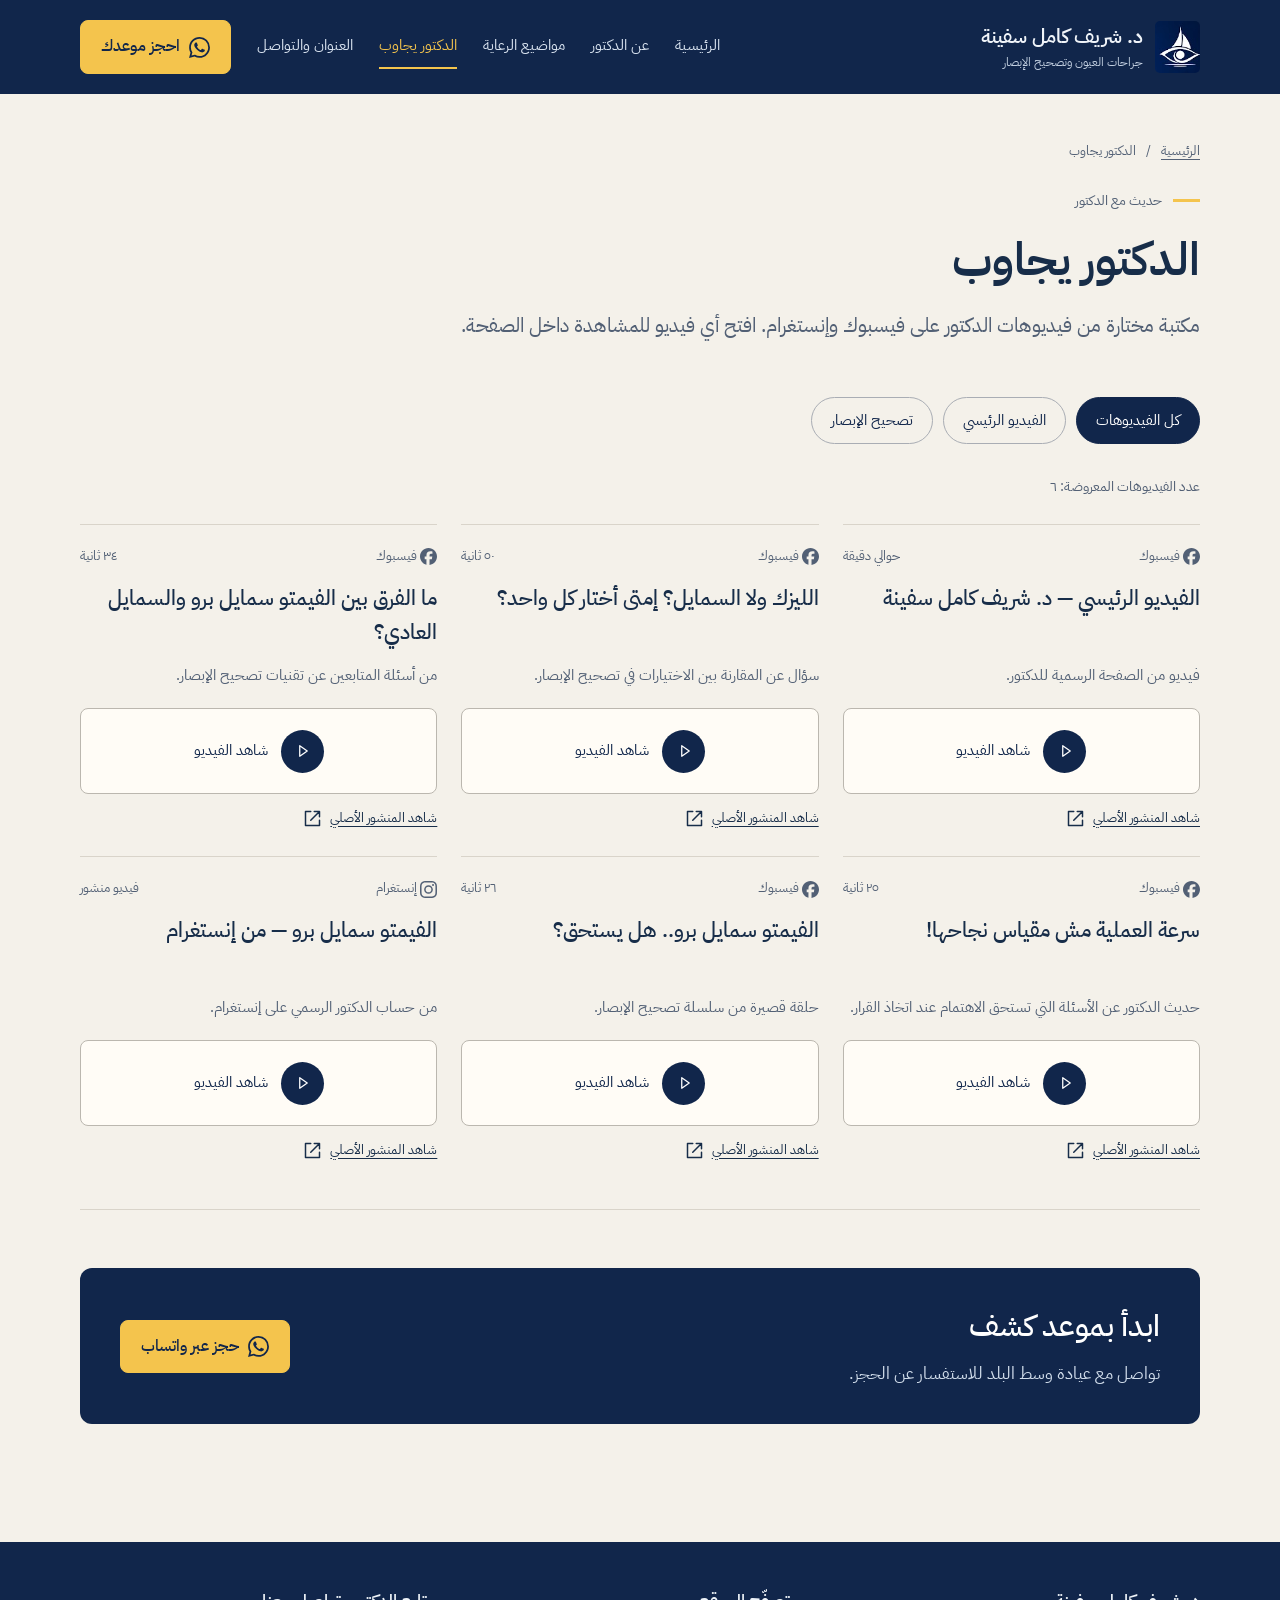
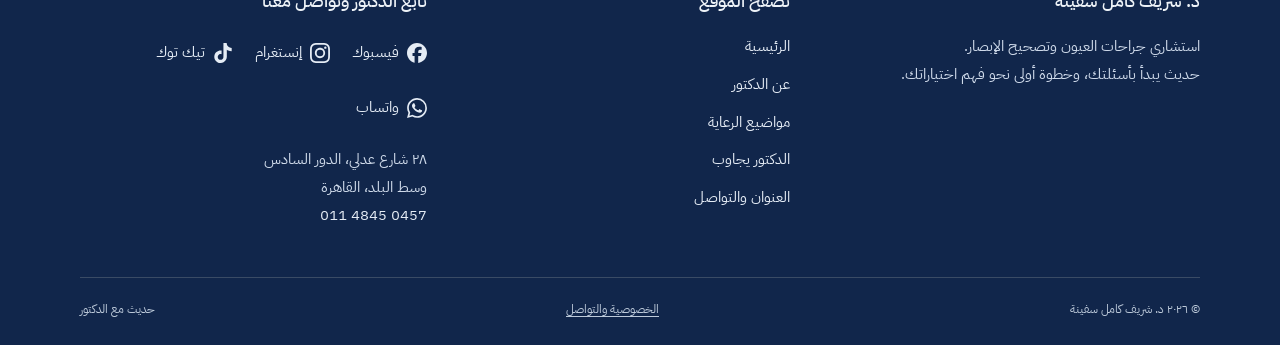
<file: videos.html>
<!doctype html><html lang="ar" dir="rtl"><head><meta charset="utf-8"><meta name="viewport" content="width=device-width,initial-scale=1"><meta name="theme-color" content="#11264b"><title>الدكتور يجاوب | د. شريف كامل سفينة</title><meta name="description" content="شاهد الفيديو الرئيسي ومجموعة من فيديوهات د. شريف كامل سفينة عن الليزك والسمايل وتصحيح الإبصار، مع روابط حساباته الرسمية."><link rel="canonical" href="https://dr-shrief-safena.github.io/videos.html"><meta property="og:locale" content="ar_EG"><meta property="og:type" content="website"><meta property="og:title" content="الدكتور يجاوب | د. شريف كامل سفينة"><meta property="og:description" content="شاهد الفيديو الرئيسي ومجموعة من فيديوهات د. شريف كامل سفينة عن الليزك والسمايل وتصحيح الإبصار، مع روابط حساباته الرسمية."><meta property="og:image" content="https://dr-shrief-safena.github.io/assets/doctor-portrait.jpg"><meta property="og:url" content="https://dr-shrief-safena.github.io/videos.html"><link rel="preconnect" href="https://fonts.googleapis.com"><link rel="preconnect" href="https://fonts.gstatic.com" crossorigin><link rel="stylesheet" href="assets/site.css"><script src="assets/site.js" defer></script><script type="application/ld+json">{"@context": "https://schema.org", "@type": "Person", "name": "د. شريف كامل سفينة", "alternateName": "Dr Shrief Kamel Safena", "jobTitle": "استشاري جراحات العيون وتصحيح الإبصار", "url": "https://dr-shrief-safena.github.io", "telephone": "+201148450457", "sameAs": ["https://www.facebook.com/Dr.Shrief.Kamel", "https://www.instagram.com/drshriefsafena/", "https://www.tiktok.com/@drshriefkamelsaffena"]}</script></head><body><a class="skip-link" href="#main">انتقل إلى المحتوى</a><header class="site-header"><div class="wrap header-inner"><a class="brand" href="index.html" aria-label="د. شريف كامل سفينة — الرئيسية"><span class="brand-logo"><img src="assets/campaign-art.jpg" alt="شعار د. شريف كامل سفينة" width="720" height="900"></span><span><strong>د. شريف كامل سفينة</strong><small>جراحات العيون وتصحيح الإبصار</small></span></a><button type="button" class="menu-toggle" aria-label="فتح القائمة" aria-expanded="false" aria-controls="site-navigation" data-menu-toggle><svg viewBox="0 0 24 24" fill="none" stroke="currentColor" stroke-width="1.7" stroke-linecap="round" stroke-linejoin="round" aria-hidden="true"><path d="M4 6h16M4 12h16M4 18h16"/></svg></button><nav class="desktop-nav" id="site-navigation" aria-label="القائمة الرئيسية" data-navigation><a href="index.html">الرئيسية</a><a href="about.html">عن الدكتور</a><a href="services.html">مواضيع الرعاية</a><a href="videos.html" aria-current="page">الدكتور يجاوب</a><a href="contact.html">العنوان والتواصل</a><a href="https://api.whatsapp.com/send?phone=201148450457&amp;text=%D9%85%D8%B1%D8%AD%D8%A8%D9%8B%D8%A7%D8%8C%20%D8%A3%D9%88%D8%AF%20%D8%A7%D9%84%D8%A7%D8%B3%D8%AA%D9%81%D8%B3%D8%A7%D8%B1%20%D8%B9%D9%86%20%D8%AD%D8%AC%D8%B2%20%D9%85%D9%88%D8%B9%D8%AF%20%D9%83%D8%B4%D9%81%20%D9%85%D8%B9%20%D8%AF.%20%D8%B4%D8%B1%D9%8A%D9%81%20%D9%83%D8%A7%D9%85%D9%84%20%D8%B3%D9%81%D9%8A%D9%86%D8%A9." class="button gold" target="_blank" rel="noopener noreferrer"><svg aria-hidden="true" focusable="false" fill="currentColor" role="img" viewBox="0 0 24 24" xmlns="http://www.w3.org/2000/svg"><title>WhatsApp</title><path d="M17.472 14.382c-.297-.149-1.758-.867-2.03-.967-.273-.099-.471-.148-.67.15-.197.297-.767.966-.94 1.164-.173.199-.347.223-.644.075-.297-.15-1.255-.463-2.39-1.475-.883-.788-1.48-1.761-1.653-2.059-.173-.297-.018-.458.13-.606.134-.133.298-.347.446-.52.149-.174.198-.298.298-.497.099-.198.05-.371-.025-.52-.075-.149-.669-1.612-.916-2.207-.242-.579-.487-.5-.669-.51-.173-.008-.371-.01-.57-.01-.198 0-.52.074-.792.372-.272.297-1.04 1.016-1.04 2.479 0 1.462 1.065 2.875 1.213 3.074.149.198 2.096 3.2 5.077 4.487.709.306 1.262.489 1.694.625.712.227 1.36.195 1.871.118.571-.085 1.758-.719 2.006-1.413.248-.694.248-1.289.173-1.413-.074-.124-.272-.198-.57-.347m-5.421 7.403h-.004a9.87 9.87 0 01-5.031-1.378l-.361-.214-3.741.982.998-3.648-.235-.374a9.86 9.86 0 01-1.51-5.26c.001-5.45 4.436-9.884 9.888-9.884 2.64 0 5.122 1.03 6.988 2.898a9.825 9.825 0 012.893 6.994c-.003 5.45-4.437 9.884-9.885 9.884m8.413-18.297A11.815 11.815 0 0012.05 0C5.495 0 .16 5.335.157 11.892c0 2.096.547 4.142 1.588 5.945L.057 24l6.305-1.654a11.882 11.882 0 005.683 1.448h.005c6.554 0 11.89-5.335 11.893-11.893a11.821 11.821 0 00-3.48-8.413Z"/></svg> احجز موعدك</a></nav></div></header><main id="main"><div class="wrap"><div class="page-intro"><nav class="breadcrumbs" aria-label="مسار الصفحة"><a href="index.html">الرئيسية</a><span> / </span><span>الدكتور يجاوب</span></nav><div class="eyebrow">حديث مع الدكتور</div><h1>الدكتور يجاوب</h1><p class="lead">مكتبة مختارة من فيديوهات الدكتور على فيسبوك وإنستغرام. افتح أي فيديو للمشاهدة داخل الصفحة.</p></div></div><div class="wrap"><div class="filters" role="group" aria-label="تصفية الفيديوهات"><button type="button" class="filter" aria-pressed="true" data-filter="all">كل الفيديوهات</button><button type="button" class="filter" aria-pressed="false" data-filter="about">الفيديو الرئيسي</button><button type="button" class="filter" aria-pressed="false" data-filter="vision">تصحيح الإبصار</button></div><p class="filter-status" data-filter-status aria-live="polite">عدد الفيديوهات المعروضة: ٦</p><div class="video-grid"><article class="video-card" data-category="about"><div class="video-tag"><span><svg aria-hidden="true" focusable="false" fill="currentColor" role="img" viewBox="0 0 24 24" xmlns="http://www.w3.org/2000/svg"><title>Facebook</title><path d="M9.101 23.691v-7.98H6.627v-3.667h2.474v-1.58c0-4.085 1.848-5.978 5.858-5.978.401 0 .955.042 1.468.103a8.68 8.68 0 0 1 1.141.195v3.325a8.623 8.623 0 0 0-.653-.036 26.805 26.805 0 0 0-.733-.009c-.707 0-1.259.096-1.675.309a1.686 1.686 0 0 0-.679.622c-.258.42-.374.995-.374 1.752v1.297h3.919l-.386 2.103-.287 1.564h-3.246v8.245C19.396 23.238 24 18.179 24 12.044c0-6.627-5.373-12-12-12s-12 5.373-12 12c0 5.628 3.874 10.35 9.101 11.647Z"/></svg> فيسبوك</span><span>حوالي دقيقة</span></div><h3>الفيديو الرئيسي — د. شريف كامل سفينة</h3><p>فيديو من الصفحة الرسمية للدكتور.</p><button type="button" class="video-loader" data-load-video data-platform="facebook" data-title="الفيديو الرئيسي — د. شريف كامل سفينة" data-embed="https://www.facebook.com/plugins/video.php?href=https%3A%2F%2Fwww.facebook.com%2Freel%2F3045322512526623%2F&amp;show_text=0&amp;width=267"><span class="play-circle"><svg viewBox="0 0 24 24" fill="none" stroke="currentColor" stroke-width="1.7" stroke-linecap="round" stroke-linejoin="round" aria-hidden="true"><path d="m9 5 10 7-10 7V5Z"/></svg></span><span>شاهد الفيديو</span></button><div class="embed-slot" hidden></div><span class="sr-only" data-player-status aria-live="polite"></span><a href="https://www.facebook.com/reel/3045322512526623/" class="source-link" target="_blank" rel="noopener noreferrer">شاهد المنشور الأصلي <svg viewBox="0 0 24 24" fill="none" stroke="currentColor" stroke-width="1.7" stroke-linecap="round" stroke-linejoin="round" aria-hidden="true"><path d="M14 4h6v6M20 4 10 14M10 4H4v16h16v-6"/></svg></a></article><article class="video-card" data-category="vision"><div class="video-tag"><span><svg aria-hidden="true" focusable="false" fill="currentColor" role="img" viewBox="0 0 24 24" xmlns="http://www.w3.org/2000/svg"><title>Facebook</title><path d="M9.101 23.691v-7.98H6.627v-3.667h2.474v-1.58c0-4.085 1.848-5.978 5.858-5.978.401 0 .955.042 1.468.103a8.68 8.68 0 0 1 1.141.195v3.325a8.623 8.623 0 0 0-.653-.036 26.805 26.805 0 0 0-.733-.009c-.707 0-1.259.096-1.675.309a1.686 1.686 0 0 0-.679.622c-.258.42-.374.995-.374 1.752v1.297h3.919l-.386 2.103-.287 1.564h-3.246v8.245C19.396 23.238 24 18.179 24 12.044c0-6.627-5.373-12-12-12s-12 5.373-12 12c0 5.628 3.874 10.35 9.101 11.647Z"/></svg> فيسبوك</span><span>٥٠ ثانية</span></div><h3>الليزك ولا السمايل؟ إمتى أختار كل واحد؟</h3><p>سؤال عن المقارنة بين الاختيارات في تصحيح الإبصار.</p><button type="button" class="video-loader" data-load-video data-platform="facebook" data-title="الليزك ولا السمايل؟ إمتى أختار كل واحد؟" data-embed="https://www.facebook.com/plugins/video.php?href=https%3A%2F%2Fwww.facebook.com%2Freel%2F1433731068258653%2F&amp;show_text=0&amp;width=267"><span class="play-circle"><svg viewBox="0 0 24 24" fill="none" stroke="currentColor" stroke-width="1.7" stroke-linecap="round" stroke-linejoin="round" aria-hidden="true"><path d="m9 5 10 7-10 7V5Z"/></svg></span><span>شاهد الفيديو</span></button><div class="embed-slot" hidden></div><span class="sr-only" data-player-status aria-live="polite"></span><a href="https://www.facebook.com/reel/1433731068258653/" class="source-link" target="_blank" rel="noopener noreferrer">شاهد المنشور الأصلي <svg viewBox="0 0 24 24" fill="none" stroke="currentColor" stroke-width="1.7" stroke-linecap="round" stroke-linejoin="round" aria-hidden="true"><path d="M14 4h6v6M20 4 10 14M10 4H4v16h16v-6"/></svg></a></article><article class="video-card" data-category="vision"><div class="video-tag"><span><svg aria-hidden="true" focusable="false" fill="currentColor" role="img" viewBox="0 0 24 24" xmlns="http://www.w3.org/2000/svg"><title>Facebook</title><path d="M9.101 23.691v-7.98H6.627v-3.667h2.474v-1.58c0-4.085 1.848-5.978 5.858-5.978.401 0 .955.042 1.468.103a8.68 8.68 0 0 1 1.141.195v3.325a8.623 8.623 0 0 0-.653-.036 26.805 26.805 0 0 0-.733-.009c-.707 0-1.259.096-1.675.309a1.686 1.686 0 0 0-.679.622c-.258.42-.374.995-.374 1.752v1.297h3.919l-.386 2.103-.287 1.564h-3.246v8.245C19.396 23.238 24 18.179 24 12.044c0-6.627-5.373-12-12-12s-12 5.373-12 12c0 5.628 3.874 10.35 9.101 11.647Z"/></svg> فيسبوك</span><span>٣٤ ثانية</span></div><h3>ما الفرق بين الفيمتو سمايل برو والسمايل العادي؟</h3><p>من أسئلة المتابعين عن تقنيات تصحيح الإبصار.</p><button type="button" class="video-loader" data-load-video data-platform="facebook" data-title="ما الفرق بين الفيمتو سمايل برو والسمايل العادي؟" data-embed="https://www.facebook.com/plugins/video.php?href=https%3A%2F%2Fwww.facebook.com%2Freel%2F2340048580166044%2F&amp;show_text=0&amp;width=267"><span class="play-circle"><svg viewBox="0 0 24 24" fill="none" stroke="currentColor" stroke-width="1.7" stroke-linecap="round" stroke-linejoin="round" aria-hidden="true"><path d="m9 5 10 7-10 7V5Z"/></svg></span><span>شاهد الفيديو</span></button><div class="embed-slot" hidden></div><span class="sr-only" data-player-status aria-live="polite"></span><a href="https://www.facebook.com/reel/2340048580166044/" class="source-link" target="_blank" rel="noopener noreferrer">شاهد المنشور الأصلي <svg viewBox="0 0 24 24" fill="none" stroke="currentColor" stroke-width="1.7" stroke-linecap="round" stroke-linejoin="round" aria-hidden="true"><path d="M14 4h6v6M20 4 10 14M10 4H4v16h16v-6"/></svg></a></article><article class="video-card" data-category="vision"><div class="video-tag"><span><svg aria-hidden="true" focusable="false" fill="currentColor" role="img" viewBox="0 0 24 24" xmlns="http://www.w3.org/2000/svg"><title>Facebook</title><path d="M9.101 23.691v-7.98H6.627v-3.667h2.474v-1.58c0-4.085 1.848-5.978 5.858-5.978.401 0 .955.042 1.468.103a8.68 8.68 0 0 1 1.141.195v3.325a8.623 8.623 0 0 0-.653-.036 26.805 26.805 0 0 0-.733-.009c-.707 0-1.259.096-1.675.309a1.686 1.686 0 0 0-.679.622c-.258.42-.374.995-.374 1.752v1.297h3.919l-.386 2.103-.287 1.564h-3.246v8.245C19.396 23.238 24 18.179 24 12.044c0-6.627-5.373-12-12-12s-12 5.373-12 12c0 5.628 3.874 10.35 9.101 11.647Z"/></svg> فيسبوك</span><span>٢٥ ثانية</span></div><h3>سرعة العملية مش مقياس نجاحها!</h3><p>حديث الدكتور عن الأسئلة التي تستحق الاهتمام عند اتخاذ القرار.</p><button type="button" class="video-loader" data-load-video data-platform="facebook" data-title="سرعة العملية مش مقياس نجاحها!" data-embed="https://www.facebook.com/plugins/video.php?href=https%3A%2F%2Fwww.facebook.com%2Freel%2F2628839907575407%2F&amp;show_text=0&amp;width=267"><span class="play-circle"><svg viewBox="0 0 24 24" fill="none" stroke="currentColor" stroke-width="1.7" stroke-linecap="round" stroke-linejoin="round" aria-hidden="true"><path d="m9 5 10 7-10 7V5Z"/></svg></span><span>شاهد الفيديو</span></button><div class="embed-slot" hidden></div><span class="sr-only" data-player-status aria-live="polite"></span><a href="https://www.facebook.com/reel/2628839907575407/" class="source-link" target="_blank" rel="noopener noreferrer">شاهد المنشور الأصلي <svg viewBox="0 0 24 24" fill="none" stroke="currentColor" stroke-width="1.7" stroke-linecap="round" stroke-linejoin="round" aria-hidden="true"><path d="M14 4h6v6M20 4 10 14M10 4H4v16h16v-6"/></svg></a></article><article class="video-card" data-category="vision"><div class="video-tag"><span><svg aria-hidden="true" focusable="false" fill="currentColor" role="img" viewBox="0 0 24 24" xmlns="http://www.w3.org/2000/svg"><title>Facebook</title><path d="M9.101 23.691v-7.98H6.627v-3.667h2.474v-1.58c0-4.085 1.848-5.978 5.858-5.978.401 0 .955.042 1.468.103a8.68 8.68 0 0 1 1.141.195v3.325a8.623 8.623 0 0 0-.653-.036 26.805 26.805 0 0 0-.733-.009c-.707 0-1.259.096-1.675.309a1.686 1.686 0 0 0-.679.622c-.258.42-.374.995-.374 1.752v1.297h3.919l-.386 2.103-.287 1.564h-3.246v8.245C19.396 23.238 24 18.179 24 12.044c0-6.627-5.373-12-12-12s-12 5.373-12 12c0 5.628 3.874 10.35 9.101 11.647Z"/></svg> فيسبوك</span><span>٢٦ ثانية</span></div><h3>الفيمتو سمايل برو.. هل يستحق؟</h3><p>حلقة قصيرة من سلسلة تصحيح الإبصار.</p><button type="button" class="video-loader" data-load-video data-platform="facebook" data-title="الفيمتو سمايل برو.. هل يستحق؟" data-embed="https://www.facebook.com/plugins/video.php?href=https%3A%2F%2Fwww.facebook.com%2Freel%2F1161413153126567%2F&amp;show_text=0&amp;width=267"><span class="play-circle"><svg viewBox="0 0 24 24" fill="none" stroke="currentColor" stroke-width="1.7" stroke-linecap="round" stroke-linejoin="round" aria-hidden="true"><path d="m9 5 10 7-10 7V5Z"/></svg></span><span>شاهد الفيديو</span></button><div class="embed-slot" hidden></div><span class="sr-only" data-player-status aria-live="polite"></span><a href="https://www.facebook.com/reel/1161413153126567/" class="source-link" target="_blank" rel="noopener noreferrer">شاهد المنشور الأصلي <svg viewBox="0 0 24 24" fill="none" stroke="currentColor" stroke-width="1.7" stroke-linecap="round" stroke-linejoin="round" aria-hidden="true"><path d="M14 4h6v6M20 4 10 14M10 4H4v16h16v-6"/></svg></a></article><article class="video-card" data-category="vision"><div class="video-tag"><span><svg aria-hidden="true" focusable="false" fill="currentColor" role="img" viewBox="0 0 24 24" xmlns="http://www.w3.org/2000/svg"><title>Instagram</title><path d="M7.0301.084c-1.2768.0602-2.1487.264-2.911.5634-.7888.3075-1.4575.72-2.1228 1.3877-.6652.6677-1.075 1.3368-1.3802 2.127-.2954.7638-.4956 1.6365-.552 2.914-.0564 1.2775-.0689 1.6882-.0626 4.947.0062 3.2586.0206 3.6671.0825 4.9473.061 1.2765.264 2.1482.5635 2.9107.308.7889.72 1.4573 1.388 2.1228.6679.6655 1.3365 1.0743 2.1285 1.38.7632.295 1.6361.4961 2.9134.552 1.2773.056 1.6884.069 4.9462.0627 3.2578-.0062 3.668-.0207 4.9478-.0814 1.28-.0607 2.147-.2652 2.9098-.5633.7889-.3086 1.4578-.72 2.1228-1.3881.665-.6682 1.0745-1.3378 1.3795-2.1284.2957-.7632.4966-1.636.552-2.9124.056-1.2809.0692-1.6898.063-4.948-.0063-3.2583-.021-3.6668-.0817-4.9465-.0607-1.2797-.264-2.1487-.5633-2.9117-.3084-.7889-.72-1.4568-1.3876-2.1228C21.2982 1.33 20.628.9208 19.8378.6165 19.074.321 18.2017.1197 16.9244.0645 15.6471.0093 15.236-.005 11.977.0014 8.718.0076 8.31.0215 7.0301.0839m.1402 21.6932c-1.17-.0509-1.8053-.2453-2.2287-.408-.5606-.216-.96-.4771-1.3819-.895-.422-.4178-.6811-.8186-.9-1.378-.1644-.4234-.3624-1.058-.4171-2.228-.0595-1.2645-.072-1.6442-.079-4.848-.007-3.2037.0053-3.583.0607-4.848.05-1.169.2456-1.805.408-2.2282.216-.5613.4762-.96.895-1.3816.4188-.4217.8184-.6814 1.3783-.9003.423-.1651 1.0575-.3614 2.227-.4171 1.2655-.06 1.6447-.072 4.848-.079 3.2033-.007 3.5835.005 4.8495.0608 1.169.0508 1.8053.2445 2.228.408.5608.216.96.4754 1.3816.895.4217.4194.6816.8176.9005 1.3787.1653.4217.3617 1.056.4169 2.2263.0602 1.2655.0739 1.645.0796 4.848.0058 3.203-.0055 3.5834-.061 4.848-.051 1.17-.245 1.8055-.408 2.2294-.216.5604-.4763.96-.8954 1.3814-.419.4215-.8181.6811-1.3783.9-.4224.1649-1.0577.3617-2.2262.4174-1.2656.0595-1.6448.072-4.8493.079-3.2045.007-3.5825-.006-4.848-.0608M16.953 5.5864A1.44 1.44 0 1 0 18.39 4.144a1.44 1.44 0 0 0-1.437 1.4424M5.8385 12.012c.0067 3.4032 2.7706 6.1557 6.173 6.1493 3.4026-.0065 6.157-2.7701 6.1506-6.1733-.0065-3.4032-2.771-6.1565-6.174-6.1498-3.403.0067-6.156 2.771-6.1496 6.1738M8 12.0077a4 4 0 1 1 4.008 3.9921A3.9996 3.9996 0 0 1 8 12.0077"/></svg> إنستغرام</span><span>فيديو منشور</span></div><h3>الفيمتو سمايل برو — من إنستغرام</h3><p>من حساب الدكتور الرسمي على إنستغرام.</p><button type="button" class="video-loader" data-load-video data-platform="instagram" data-title="الفيمتو سمايل برو — من إنستغرام" data-embed="https://www.instagram.com/reel/DfVOfAhF0ZY/embed/"><span class="play-circle"><svg viewBox="0 0 24 24" fill="none" stroke="currentColor" stroke-width="1.7" stroke-linecap="round" stroke-linejoin="round" aria-hidden="true"><path d="m9 5 10 7-10 7V5Z"/></svg></span><span>شاهد الفيديو</span></button><div class="embed-slot" hidden></div><span class="sr-only" data-player-status aria-live="polite"></span><a href="https://www.instagram.com/drshriefsafena/reel/DfVOfAhF0ZY/" class="source-link" target="_blank" rel="noopener noreferrer">شاهد المنشور الأصلي <svg viewBox="0 0 24 24" fill="none" stroke="currentColor" stroke-width="1.7" stroke-linecap="round" stroke-linejoin="round" aria-hidden="true"><path d="M14 4h6v6M20 4 10 14M10 4H4v16h16v-6"/></svg></a></article></div><section class="section" style="margin-top:45px"><div class="contact-band"><div><h2>ابدأ بموعد كشف</h2><p>تواصل مع عيادة وسط البلد للاستفسار عن الحجز.</p></div><a href="https://api.whatsapp.com/send?phone=201148450457&amp;text=%D9%85%D8%B1%D8%AD%D8%A8%D9%8B%D8%A7%D8%8C%20%D8%A3%D9%88%D8%AF%20%D8%A7%D9%84%D8%A7%D8%B3%D8%AA%D9%81%D8%B3%D8%A7%D8%B1%20%D8%B9%D9%86%20%D8%AD%D8%AC%D8%B2%20%D9%85%D9%88%D8%B9%D8%AF%20%D9%83%D8%B4%D9%81%20%D9%85%D8%B9%20%D8%AF.%20%D8%B4%D8%B1%D9%8A%D9%81%20%D9%83%D8%A7%D9%85%D9%84%20%D8%B3%D9%81%D9%8A%D9%86%D8%A9." class="button gold" target="_blank" rel="noopener noreferrer"><svg aria-hidden="true" focusable="false" fill="currentColor" role="img" viewBox="0 0 24 24" xmlns="http://www.w3.org/2000/svg"><title>WhatsApp</title><path d="M17.472 14.382c-.297-.149-1.758-.867-2.03-.967-.273-.099-.471-.148-.67.15-.197.297-.767.966-.94 1.164-.173.199-.347.223-.644.075-.297-.15-1.255-.463-2.39-1.475-.883-.788-1.48-1.761-1.653-2.059-.173-.297-.018-.458.13-.606.134-.133.298-.347.446-.52.149-.174.198-.298.298-.497.099-.198.05-.371-.025-.52-.075-.149-.669-1.612-.916-2.207-.242-.579-.487-.5-.669-.51-.173-.008-.371-.01-.57-.01-.198 0-.52.074-.792.372-.272.297-1.04 1.016-1.04 2.479 0 1.462 1.065 2.875 1.213 3.074.149.198 2.096 3.2 5.077 4.487.709.306 1.262.489 1.694.625.712.227 1.36.195 1.871.118.571-.085 1.758-.719 2.006-1.413.248-.694.248-1.289.173-1.413-.074-.124-.272-.198-.57-.347m-5.421 7.403h-.004a9.87 9.87 0 01-5.031-1.378l-.361-.214-3.741.982.998-3.648-.235-.374a9.86 9.86 0 01-1.51-5.26c.001-5.45 4.436-9.884 9.888-9.884 2.64 0 5.122 1.03 6.988 2.898a9.825 9.825 0 012.893 6.994c-.003 5.45-4.437 9.884-9.885 9.884m8.413-18.297A11.815 11.815 0 0012.05 0C5.495 0 .16 5.335.157 11.892c0 2.096.547 4.142 1.588 5.945L.057 24l6.305-1.654a11.882 11.882 0 005.683 1.448h.005c6.554 0 11.89-5.335 11.893-11.893a11.821 11.821 0 00-3.48-8.413Z"/></svg> حجز عبر واتساب</a></div></section></div></main><footer class="site-footer"><div class="wrap"><div class="footer-main"><div><h3>د. شريف كامل سفينة</h3><p>استشاري جراحات العيون وتصحيح الإبصار.<br>حديث يبدأ بأسئلتك، وخطوة أولى نحو فهم اختياراتك.</p></div><div><h3>تصفّح الموقع</h3><nav aria-label="روابط التذييل"><a href="index.html">الرئيسية</a><a href="about.html">عن الدكتور</a><a href="services.html">مواضيع الرعاية</a><a href="videos.html">الدكتور يجاوب</a><a href="contact.html">العنوان والتواصل</a></nav></div><div><h3>تابع الدكتور وتواصل معنا</h3><div class="social-list "><a href="https://www.facebook.com/Dr.Shrief.Kamel" class="" target="_blank" rel="noopener noreferrer"><svg aria-hidden="true" focusable="false" fill="currentColor" role="img" viewBox="0 0 24 24" xmlns="http://www.w3.org/2000/svg"><title>Facebook</title><path d="M9.101 23.691v-7.98H6.627v-3.667h2.474v-1.58c0-4.085 1.848-5.978 5.858-5.978.401 0 .955.042 1.468.103a8.68 8.68 0 0 1 1.141.195v3.325a8.623 8.623 0 0 0-.653-.036 26.805 26.805 0 0 0-.733-.009c-.707 0-1.259.096-1.675.309a1.686 1.686 0 0 0-.679.622c-.258.42-.374.995-.374 1.752v1.297h3.919l-.386 2.103-.287 1.564h-3.246v8.245C19.396 23.238 24 18.179 24 12.044c0-6.627-5.373-12-12-12s-12 5.373-12 12c0 5.628 3.874 10.35 9.101 11.647Z"/></svg><span>فيسبوك</span></a><a href="https://www.instagram.com/drshriefsafena/" class="" target="_blank" rel="noopener noreferrer"><svg aria-hidden="true" focusable="false" fill="currentColor" role="img" viewBox="0 0 24 24" xmlns="http://www.w3.org/2000/svg"><title>Instagram</title><path d="M7.0301.084c-1.2768.0602-2.1487.264-2.911.5634-.7888.3075-1.4575.72-2.1228 1.3877-.6652.6677-1.075 1.3368-1.3802 2.127-.2954.7638-.4956 1.6365-.552 2.914-.0564 1.2775-.0689 1.6882-.0626 4.947.0062 3.2586.0206 3.6671.0825 4.9473.061 1.2765.264 2.1482.5635 2.9107.308.7889.72 1.4573 1.388 2.1228.6679.6655 1.3365 1.0743 2.1285 1.38.7632.295 1.6361.4961 2.9134.552 1.2773.056 1.6884.069 4.9462.0627 3.2578-.0062 3.668-.0207 4.9478-.0814 1.28-.0607 2.147-.2652 2.9098-.5633.7889-.3086 1.4578-.72 2.1228-1.3881.665-.6682 1.0745-1.3378 1.3795-2.1284.2957-.7632.4966-1.636.552-2.9124.056-1.2809.0692-1.6898.063-4.948-.0063-3.2583-.021-3.6668-.0817-4.9465-.0607-1.2797-.264-2.1487-.5633-2.9117-.3084-.7889-.72-1.4568-1.3876-2.1228C21.2982 1.33 20.628.9208 19.8378.6165 19.074.321 18.2017.1197 16.9244.0645 15.6471.0093 15.236-.005 11.977.0014 8.718.0076 8.31.0215 7.0301.0839m.1402 21.6932c-1.17-.0509-1.8053-.2453-2.2287-.408-.5606-.216-.96-.4771-1.3819-.895-.422-.4178-.6811-.8186-.9-1.378-.1644-.4234-.3624-1.058-.4171-2.228-.0595-1.2645-.072-1.6442-.079-4.848-.007-3.2037.0053-3.583.0607-4.848.05-1.169.2456-1.805.408-2.2282.216-.5613.4762-.96.895-1.3816.4188-.4217.8184-.6814 1.3783-.9003.423-.1651 1.0575-.3614 2.227-.4171 1.2655-.06 1.6447-.072 4.848-.079 3.2033-.007 3.5835.005 4.8495.0608 1.169.0508 1.8053.2445 2.228.408.5608.216.96.4754 1.3816.895.4217.4194.6816.8176.9005 1.3787.1653.4217.3617 1.056.4169 2.2263.0602 1.2655.0739 1.645.0796 4.848.0058 3.203-.0055 3.5834-.061 4.848-.051 1.17-.245 1.8055-.408 2.2294-.216.5604-.4763.96-.8954 1.3814-.419.4215-.8181.6811-1.3783.9-.4224.1649-1.0577.3617-2.2262.4174-1.2656.0595-1.6448.072-4.8493.079-3.2045.007-3.5825-.006-4.848-.0608M16.953 5.5864A1.44 1.44 0 1 0 18.39 4.144a1.44 1.44 0 0 0-1.437 1.4424M5.8385 12.012c.0067 3.4032 2.7706 6.1557 6.173 6.1493 3.4026-.0065 6.157-2.7701 6.1506-6.1733-.0065-3.4032-2.771-6.1565-6.174-6.1498-3.403.0067-6.156 2.771-6.1496 6.1738M8 12.0077a4 4 0 1 1 4.008 3.9921A3.9996 3.9996 0 0 1 8 12.0077"/></svg><span>إنستغرام</span></a><a href="https://www.tiktok.com/@drshriefkamelsaffena" class="" target="_blank" rel="noopener noreferrer"><svg aria-hidden="true" focusable="false" fill="currentColor" role="img" viewBox="0 0 24 24" xmlns="http://www.w3.org/2000/svg"><title>TikTok</title><path d="M12.525.02c1.31-.02 2.61-.01 3.91-.02.08 1.53.63 3.09 1.75 4.17 1.12 1.11 2.7 1.62 4.24 1.79v4.03c-1.44-.05-2.89-.35-4.2-.97-.57-.26-1.1-.59-1.62-.93-.01 2.92.01 5.84-.02 8.75-.08 1.4-.54 2.79-1.35 3.94-1.31 1.92-3.58 3.17-5.91 3.21-1.43.08-2.86-.31-4.08-1.03-2.02-1.19-3.44-3.37-3.65-5.71-.02-.5-.03-1-.01-1.49.18-1.9 1.12-3.72 2.58-4.96 1.66-1.44 3.98-2.13 6.15-1.72.02 1.48-.04 2.96-.04 4.44-.99-.32-2.15-.23-3.02.37-.63.41-1.11 1.04-1.36 1.75-.21.51-.15 1.07-.14 1.61.24 1.64 1.82 3.02 3.5 2.87 1.12-.01 2.19-.66 2.77-1.61.19-.33.4-.67.41-1.06.1-1.79.06-3.57.07-5.36.01-4.03-.01-8.05.02-12.07z"/></svg><span>تيك توك</span></a><a href="https://api.whatsapp.com/send?phone=201148450457&amp;text=%D9%85%D8%B1%D8%AD%D8%A8%D9%8B%D8%A7%D8%8C%20%D8%A3%D9%88%D8%AF%20%D8%A7%D9%84%D8%A7%D8%B3%D8%AA%D9%81%D8%B3%D8%A7%D8%B1%20%D8%B9%D9%86%20%D8%AD%D8%AC%D8%B2%20%D9%85%D9%88%D8%B9%D8%AF%20%D9%83%D8%B4%D9%81%20%D9%85%D8%B9%20%D8%AF.%20%D8%B4%D8%B1%D9%8A%D9%81%20%D9%83%D8%A7%D9%85%D9%84%20%D8%B3%D9%81%D9%8A%D9%86%D8%A9." class="" target="_blank" rel="noopener noreferrer"><svg aria-hidden="true" focusable="false" fill="currentColor" role="img" viewBox="0 0 24 24" xmlns="http://www.w3.org/2000/svg"><title>WhatsApp</title><path d="M17.472 14.382c-.297-.149-1.758-.867-2.03-.967-.273-.099-.471-.148-.67.15-.197.297-.767.966-.94 1.164-.173.199-.347.223-.644.075-.297-.15-1.255-.463-2.39-1.475-.883-.788-1.48-1.761-1.653-2.059-.173-.297-.018-.458.13-.606.134-.133.298-.347.446-.52.149-.174.198-.298.298-.497.099-.198.05-.371-.025-.52-.075-.149-.669-1.612-.916-2.207-.242-.579-.487-.5-.669-.51-.173-.008-.371-.01-.57-.01-.198 0-.52.074-.792.372-.272.297-1.04 1.016-1.04 2.479 0 1.462 1.065 2.875 1.213 3.074.149.198 2.096 3.2 5.077 4.487.709.306 1.262.489 1.694.625.712.227 1.36.195 1.871.118.571-.085 1.758-.719 2.006-1.413.248-.694.248-1.289.173-1.413-.074-.124-.272-.198-.57-.347m-5.421 7.403h-.004a9.87 9.87 0 01-5.031-1.378l-.361-.214-3.741.982.998-3.648-.235-.374a9.86 9.86 0 01-1.51-5.26c.001-5.45 4.436-9.884 9.888-9.884 2.64 0 5.122 1.03 6.988 2.898a9.825 9.825 0 012.893 6.994c-.003 5.45-4.437 9.884-9.885 9.884m8.413-18.297A11.815 11.815 0 0012.05 0C5.495 0 .16 5.335.157 11.892c0 2.096.547 4.142 1.588 5.945L.057 24l6.305-1.654a11.882 11.882 0 005.683 1.448h.005c6.554 0 11.89-5.335 11.893-11.893a11.821 11.821 0 00-3.48-8.413Z"/></svg><span>واتساب</span></a></div><p style="margin-top:18px">٢٨ شارع عدلي، الدور السادس<br>وسط البلد، القاهرة<br><a href="tel:+201148450457"><bdi dir="ltr">011 4845 0457</bdi></a></p></div></div><div class="footer-bottom"><span>© ٢٠٢٦ د. شريف كامل سفينة</span><a href="privacy.html">الخصوصية والتواصل</a><span>حديث مع الدكتور</span></div></div></footer><nav class="mobile-contact" aria-label="التواصل السريع"><a href="tel:+201148450457"><svg viewBox="0 0 24 24" fill="none" stroke="currentColor" stroke-width="1.7" stroke-linecap="round" stroke-linejoin="round" aria-hidden="true"><path d="m8 3 3 5-3 3c2 3 3 4 6 5l3-3 4 3c0 4-3 6-6 5C8 19 4 15 3 8 2 5 4 3 8 3Z"/></svg><span>اتصل بالعيادة</span></a><a href="https://api.whatsapp.com/send?phone=201148450457&amp;text=%D9%85%D8%B1%D8%AD%D8%A8%D9%8B%D8%A7%D8%8C%20%D8%A3%D9%88%D8%AF%20%D8%A7%D9%84%D8%A7%D8%B3%D8%AA%D9%81%D8%B3%D8%A7%D8%B1%20%D8%B9%D9%86%20%D8%AD%D8%AC%D8%B2%20%D9%85%D9%88%D8%B9%D8%AF%20%D9%83%D8%B4%D9%81%20%D9%85%D8%B9%20%D8%AF.%20%D8%B4%D8%B1%D9%8A%D9%81%20%D9%83%D8%A7%D9%85%D9%84%20%D8%B3%D9%81%D9%8A%D9%86%D8%A9." class="wa" target="_blank" rel="noopener noreferrer"><svg aria-hidden="true" focusable="false" fill="currentColor" role="img" viewBox="0 0 24 24" xmlns="http://www.w3.org/2000/svg"><title>WhatsApp</title><path d="M17.472 14.382c-.297-.149-1.758-.867-2.03-.967-.273-.099-.471-.148-.67.15-.197.297-.767.966-.94 1.164-.173.199-.347.223-.644.075-.297-.15-1.255-.463-2.39-1.475-.883-.788-1.48-1.761-1.653-2.059-.173-.297-.018-.458.13-.606.134-.133.298-.347.446-.52.149-.174.198-.298.298-.497.099-.198.05-.371-.025-.52-.075-.149-.669-1.612-.916-2.207-.242-.579-.487-.5-.669-.51-.173-.008-.371-.01-.57-.01-.198 0-.52.074-.792.372-.272.297-1.04 1.016-1.04 2.479 0 1.462 1.065 2.875 1.213 3.074.149.198 2.096 3.2 5.077 4.487.709.306 1.262.489 1.694.625.712.227 1.36.195 1.871.118.571-.085 1.758-.719 2.006-1.413.248-.694.248-1.289.173-1.413-.074-.124-.272-.198-.57-.347m-5.421 7.403h-.004a9.87 9.87 0 01-5.031-1.378l-.361-.214-3.741.982.998-3.648-.235-.374a9.86 9.86 0 01-1.51-5.26c.001-5.45 4.436-9.884 9.888-9.884 2.64 0 5.122 1.03 6.988 2.898a9.825 9.825 0 012.893 6.994c-.003 5.45-4.437 9.884-9.885 9.884m8.413-18.297A11.815 11.815 0 0012.05 0C5.495 0 .16 5.335.157 11.892c0 2.096.547 4.142 1.588 5.945L.057 24l6.305-1.654a11.882 11.882 0 005.683 1.448h.005c6.554 0 11.89-5.335 11.893-11.893a11.821 11.821 0 00-3.48-8.413Z"/></svg><span>حجز عبر واتساب</span></a></nav></body></html>
</file>
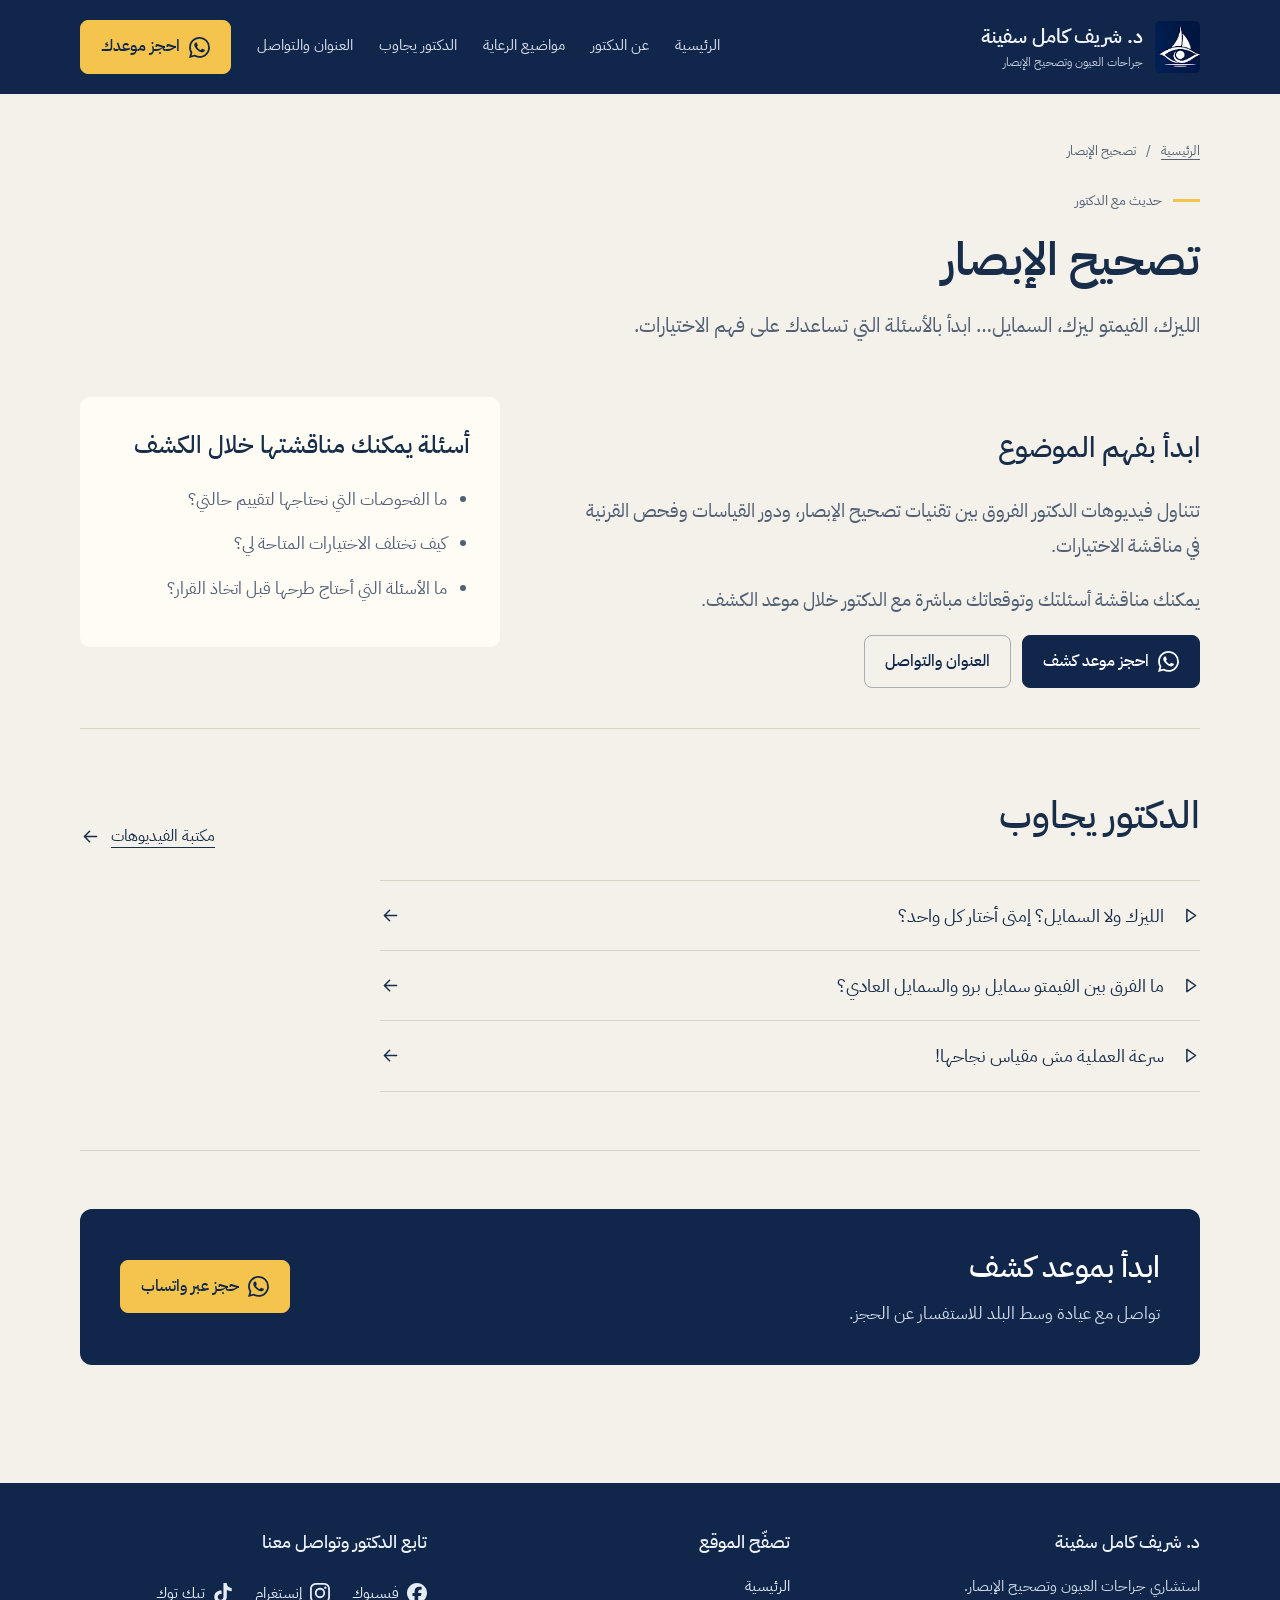
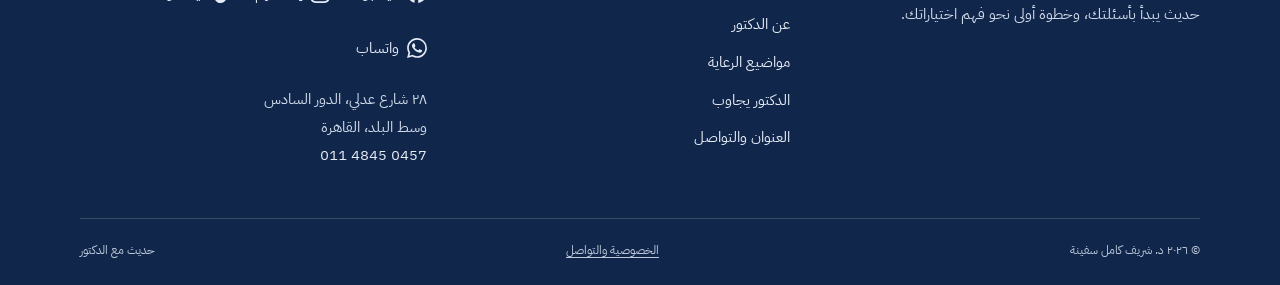
<file: vision-correction.html>
<!doctype html><html lang="ar" dir="rtl"><head><meta charset="utf-8"><meta name="viewport" content="width=device-width,initial-scale=1"><meta name="theme-color" content="#11264b"><title>تصحيح الإبصار | د. شريف كامل سفينة</title><meta name="description" content="الليزك، الفيمتو ليزك، السمايل… ابدأ بالأسئلة التي تساعدك على فهم الاختيارات. مع د. شريف كامل سفينة."><link rel="canonical" href="https://dr-shrief-safena.github.io/vision-correction.html"><meta property="og:locale" content="ar_EG"><meta property="og:type" content="website"><meta property="og:title" content="تصحيح الإبصار | د. شريف كامل سفينة"><meta property="og:description" content="الليزك، الفيمتو ليزك، السمايل… ابدأ بالأسئلة التي تساعدك على فهم الاختيارات. مع د. شريف كامل سفينة."><meta property="og:image" content="https://dr-shrief-safena.github.io/assets/doctor-portrait.jpg"><meta property="og:url" content="https://dr-shrief-safena.github.io/vision-correction.html"><link rel="preconnect" href="https://fonts.googleapis.com"><link rel="preconnect" href="https://fonts.gstatic.com" crossorigin><link rel="stylesheet" href="assets/site.css"><script src="assets/site.js" defer></script><script type="application/ld+json">{"@context": "https://schema.org", "@type": "Person", "name": "د. شريف كامل سفينة", "alternateName": "Dr Shrief Kamel Safena", "jobTitle": "استشاري جراحات العيون وتصحيح الإبصار", "url": "https://dr-shrief-safena.github.io", "telephone": "+201148450457", "sameAs": ["https://www.facebook.com/Dr.Shrief.Kamel", "https://www.instagram.com/drshriefsafena/", "https://www.tiktok.com/@drshriefkamelsaffena"]}</script></head><body><a class="skip-link" href="#main">انتقل إلى المحتوى</a><header class="site-header"><div class="wrap header-inner"><a class="brand" href="index.html" aria-label="د. شريف كامل سفينة — الرئيسية"><span class="brand-logo"><img src="assets/campaign-art.jpg" alt="شعار د. شريف كامل سفينة" width="720" height="900"></span><span><strong>د. شريف كامل سفينة</strong><small>جراحات العيون وتصحيح الإبصار</small></span></a><button type="button" class="menu-toggle" aria-label="فتح القائمة" aria-expanded="false" aria-controls="site-navigation" data-menu-toggle><svg viewBox="0 0 24 24" fill="none" stroke="currentColor" stroke-width="1.7" stroke-linecap="round" stroke-linejoin="round" aria-hidden="true"><path d="M4 6h16M4 12h16M4 18h16"/></svg></button><nav class="desktop-nav" id="site-navigation" aria-label="القائمة الرئيسية" data-navigation><a href="index.html">الرئيسية</a><a href="about.html">عن الدكتور</a><a href="services.html">مواضيع الرعاية</a><a href="videos.html">الدكتور يجاوب</a><a href="contact.html">العنوان والتواصل</a><a href="https://api.whatsapp.com/send?phone=201148450457&amp;text=%D9%85%D8%B1%D8%AD%D8%A8%D9%8B%D8%A7%D8%8C%20%D8%A3%D9%88%D8%AF%20%D8%A7%D9%84%D8%A7%D8%B3%D8%AA%D9%81%D8%B3%D8%A7%D8%B1%20%D8%B9%D9%86%20%D8%AD%D8%AC%D8%B2%20%D9%85%D9%88%D8%B9%D8%AF%20%D9%83%D8%B4%D9%81%20%D9%85%D8%B9%20%D8%AF.%20%D8%B4%D8%B1%D9%8A%D9%81%20%D9%83%D8%A7%D9%85%D9%84%20%D8%B3%D9%81%D9%8A%D9%86%D8%A9." class="button gold" target="_blank" rel="noopener noreferrer"><svg aria-hidden="true" focusable="false" fill="currentColor" role="img" viewBox="0 0 24 24" xmlns="http://www.w3.org/2000/svg"><title>WhatsApp</title><path d="M17.472 14.382c-.297-.149-1.758-.867-2.03-.967-.273-.099-.471-.148-.67.15-.197.297-.767.966-.94 1.164-.173.199-.347.223-.644.075-.297-.15-1.255-.463-2.39-1.475-.883-.788-1.48-1.761-1.653-2.059-.173-.297-.018-.458.13-.606.134-.133.298-.347.446-.52.149-.174.198-.298.298-.497.099-.198.05-.371-.025-.52-.075-.149-.669-1.612-.916-2.207-.242-.579-.487-.5-.669-.51-.173-.008-.371-.01-.57-.01-.198 0-.52.074-.792.372-.272.297-1.04 1.016-1.04 2.479 0 1.462 1.065 2.875 1.213 3.074.149.198 2.096 3.2 5.077 4.487.709.306 1.262.489 1.694.625.712.227 1.36.195 1.871.118.571-.085 1.758-.719 2.006-1.413.248-.694.248-1.289.173-1.413-.074-.124-.272-.198-.57-.347m-5.421 7.403h-.004a9.87 9.87 0 01-5.031-1.378l-.361-.214-3.741.982.998-3.648-.235-.374a9.86 9.86 0 01-1.51-5.26c.001-5.45 4.436-9.884 9.888-9.884 2.64 0 5.122 1.03 6.988 2.898a9.825 9.825 0 012.893 6.994c-.003 5.45-4.437 9.884-9.885 9.884m8.413-18.297A11.815 11.815 0 0012.05 0C5.495 0 .16 5.335.157 11.892c0 2.096.547 4.142 1.588 5.945L.057 24l6.305-1.654a11.882 11.882 0 005.683 1.448h.005c6.554 0 11.89-5.335 11.893-11.893a11.821 11.821 0 00-3.48-8.413Z"/></svg> احجز موعدك</a></nav></div></header><main id="main"><div class="wrap"><div class="page-intro"><nav class="breadcrumbs" aria-label="مسار الصفحة"><a href="index.html">الرئيسية</a><span> / </span><span>تصحيح الإبصار</span></nav><div class="eyebrow">حديث مع الدكتور</div><h1>تصحيح الإبصار</h1><p class="lead">الليزك، الفيمتو ليزك، السمايل… ابدأ بالأسئلة التي تساعدك على فهم الاختيارات.</p></div></div><div class="wrap"><div class="content-grid"><div class="article-copy"><h2>ابدأ بفهم الموضوع</h2><p>تتناول فيديوهات الدكتور الفروق بين تقنيات تصحيح الإبصار، ودور القياسات وفحص القرنية في مناقشة الاختيارات.</p><p>يمكنك مناقشة أسئلتك وتوقعاتك مباشرة مع الدكتور خلال موعد الكشف.</p><div class="hero-actions"><a href="https://api.whatsapp.com/send?phone=201148450457&amp;text=%D9%85%D8%B1%D8%AD%D8%A8%D9%8B%D8%A7%D8%8C%20%D8%A3%D9%88%D8%AF%20%D8%A7%D9%84%D8%A7%D8%B3%D8%AA%D9%81%D8%B3%D8%A7%D8%B1%20%D8%B9%D9%86%20%D8%AD%D8%AC%D8%B2%20%D9%85%D9%88%D8%B9%D8%AF%20%D9%83%D8%B4%D9%81%20%D9%85%D8%B9%20%D8%AF.%20%D8%B4%D8%B1%D9%8A%D9%81%20%D9%83%D8%A7%D9%85%D9%84%20%D8%B3%D9%81%D9%8A%D9%86%D8%A9." class="button" target="_blank" rel="noopener noreferrer"><svg aria-hidden="true" focusable="false" fill="currentColor" role="img" viewBox="0 0 24 24" xmlns="http://www.w3.org/2000/svg"><title>WhatsApp</title><path d="M17.472 14.382c-.297-.149-1.758-.867-2.03-.967-.273-.099-.471-.148-.67.15-.197.297-.767.966-.94 1.164-.173.199-.347.223-.644.075-.297-.15-1.255-.463-2.39-1.475-.883-.788-1.48-1.761-1.653-2.059-.173-.297-.018-.458.13-.606.134-.133.298-.347.446-.52.149-.174.198-.298.298-.497.099-.198.05-.371-.025-.52-.075-.149-.669-1.612-.916-2.207-.242-.579-.487-.5-.669-.51-.173-.008-.371-.01-.57-.01-.198 0-.52.074-.792.372-.272.297-1.04 1.016-1.04 2.479 0 1.462 1.065 2.875 1.213 3.074.149.198 2.096 3.2 5.077 4.487.709.306 1.262.489 1.694.625.712.227 1.36.195 1.871.118.571-.085 1.758-.719 2.006-1.413.248-.694.248-1.289.173-1.413-.074-.124-.272-.198-.57-.347m-5.421 7.403h-.004a9.87 9.87 0 01-5.031-1.378l-.361-.214-3.741.982.998-3.648-.235-.374a9.86 9.86 0 01-1.51-5.26c.001-5.45 4.436-9.884 9.888-9.884 2.64 0 5.122 1.03 6.988 2.898a9.825 9.825 0 012.893 6.994c-.003 5.45-4.437 9.884-9.885 9.884m8.413-18.297A11.815 11.815 0 0012.05 0C5.495 0 .16 5.335.157 11.892c0 2.096.547 4.142 1.588 5.945L.057 24l6.305-1.654a11.882 11.882 0 005.683 1.448h.005c6.554 0 11.89-5.335 11.893-11.893a11.821 11.821 0 00-3.48-8.413Z"/></svg> احجز موعد كشف</a><a class="button outline" href="contact.html">العنوان والتواصل</a></div></div><aside class="content-panel"><h2>أسئلة يمكنك مناقشتها خلال الكشف</h2><ul><li>ما الفحوصات التي نحتاجها لتقييم حالتي؟</li><li>كيف تختلف الاختيارات المتاحة لي؟</li><li>ما الأسئلة التي أحتاج طرحها قبل اتخاذ القرار؟</li></ul></aside></div><section class="section" style="margin-top:40px"><div class="section-head"><h2>الدكتور يجاوب</h2><a class="text-link" href="videos.html">مكتبة الفيديوهات <svg viewBox="0 0 24 24" fill="none" stroke="currentColor" stroke-width="1.7" stroke-linecap="round" stroke-linejoin="round" aria-hidden="true"><path d="M19 12H5m6 6-6-6 6-6"/></svg></a></div><div class="topic-video-list"><a href="videos.html"><span><svg viewBox="0 0 24 24" fill="none" stroke="currentColor" stroke-width="1.7" stroke-linecap="round" stroke-linejoin="round" aria-hidden="true"><path d="m9 5 10 7-10 7V5Z"/></svg>الليزك ولا السمايل؟ إمتى أختار كل واحد؟</span><svg viewBox="0 0 24 24" fill="none" stroke="currentColor" stroke-width="1.7" stroke-linecap="round" stroke-linejoin="round" aria-hidden="true"><path d="M19 12H5m6 6-6-6 6-6"/></svg></a><a href="videos.html"><span><svg viewBox="0 0 24 24" fill="none" stroke="currentColor" stroke-width="1.7" stroke-linecap="round" stroke-linejoin="round" aria-hidden="true"><path d="m9 5 10 7-10 7V5Z"/></svg>ما الفرق بين الفيمتو سمايل برو والسمايل العادي؟</span><svg viewBox="0 0 24 24" fill="none" stroke="currentColor" stroke-width="1.7" stroke-linecap="round" stroke-linejoin="round" aria-hidden="true"><path d="M19 12H5m6 6-6-6 6-6"/></svg></a><a href="videos.html"><span><svg viewBox="0 0 24 24" fill="none" stroke="currentColor" stroke-width="1.7" stroke-linecap="round" stroke-linejoin="round" aria-hidden="true"><path d="m9 5 10 7-10 7V5Z"/></svg>سرعة العملية مش مقياس نجاحها!</span><svg viewBox="0 0 24 24" fill="none" stroke="currentColor" stroke-width="1.7" stroke-linecap="round" stroke-linejoin="round" aria-hidden="true"><path d="M19 12H5m6 6-6-6 6-6"/></svg></a></div></section><section class="section"><div class="contact-band"><div><h2>ابدأ بموعد كشف</h2><p>تواصل مع عيادة وسط البلد للاستفسار عن الحجز.</p></div><a href="https://api.whatsapp.com/send?phone=201148450457&amp;text=%D9%85%D8%B1%D8%AD%D8%A8%D9%8B%D8%A7%D8%8C%20%D8%A3%D9%88%D8%AF%20%D8%A7%D9%84%D8%A7%D8%B3%D8%AA%D9%81%D8%B3%D8%A7%D8%B1%20%D8%B9%D9%86%20%D8%AD%D8%AC%D8%B2%20%D9%85%D9%88%D8%B9%D8%AF%20%D9%83%D8%B4%D9%81%20%D9%85%D8%B9%20%D8%AF.%20%D8%B4%D8%B1%D9%8A%D9%81%20%D9%83%D8%A7%D9%85%D9%84%20%D8%B3%D9%81%D9%8A%D9%86%D8%A9." class="button gold" target="_blank" rel="noopener noreferrer"><svg aria-hidden="true" focusable="false" fill="currentColor" role="img" viewBox="0 0 24 24" xmlns="http://www.w3.org/2000/svg"><title>WhatsApp</title><path d="M17.472 14.382c-.297-.149-1.758-.867-2.03-.967-.273-.099-.471-.148-.67.15-.197.297-.767.966-.94 1.164-.173.199-.347.223-.644.075-.297-.15-1.255-.463-2.39-1.475-.883-.788-1.48-1.761-1.653-2.059-.173-.297-.018-.458.13-.606.134-.133.298-.347.446-.52.149-.174.198-.298.298-.497.099-.198.05-.371-.025-.52-.075-.149-.669-1.612-.916-2.207-.242-.579-.487-.5-.669-.51-.173-.008-.371-.01-.57-.01-.198 0-.52.074-.792.372-.272.297-1.04 1.016-1.04 2.479 0 1.462 1.065 2.875 1.213 3.074.149.198 2.096 3.2 5.077 4.487.709.306 1.262.489 1.694.625.712.227 1.36.195 1.871.118.571-.085 1.758-.719 2.006-1.413.248-.694.248-1.289.173-1.413-.074-.124-.272-.198-.57-.347m-5.421 7.403h-.004a9.87 9.87 0 01-5.031-1.378l-.361-.214-3.741.982.998-3.648-.235-.374a9.86 9.86 0 01-1.51-5.26c.001-5.45 4.436-9.884 9.888-9.884 2.64 0 5.122 1.03 6.988 2.898a9.825 9.825 0 012.893 6.994c-.003 5.45-4.437 9.884-9.885 9.884m8.413-18.297A11.815 11.815 0 0012.05 0C5.495 0 .16 5.335.157 11.892c0 2.096.547 4.142 1.588 5.945L.057 24l6.305-1.654a11.882 11.882 0 005.683 1.448h.005c6.554 0 11.89-5.335 11.893-11.893a11.821 11.821 0 00-3.48-8.413Z"/></svg> حجز عبر واتساب</a></div></section></div></main><footer class="site-footer"><div class="wrap"><div class="footer-main"><div><h3>د. شريف كامل سفينة</h3><p>استشاري جراحات العيون وتصحيح الإبصار.<br>حديث يبدأ بأسئلتك، وخطوة أولى نحو فهم اختياراتك.</p></div><div><h3>تصفّح الموقع</h3><nav aria-label="روابط التذييل"><a href="index.html">الرئيسية</a><a href="about.html">عن الدكتور</a><a href="services.html">مواضيع الرعاية</a><a href="videos.html">الدكتور يجاوب</a><a href="contact.html">العنوان والتواصل</a></nav></div><div><h3>تابع الدكتور وتواصل معنا</h3><div class="social-list "><a href="https://www.facebook.com/Dr.Shrief.Kamel" class="" target="_blank" rel="noopener noreferrer"><svg aria-hidden="true" focusable="false" fill="currentColor" role="img" viewBox="0 0 24 24" xmlns="http://www.w3.org/2000/svg"><title>Facebook</title><path d="M9.101 23.691v-7.98H6.627v-3.667h2.474v-1.58c0-4.085 1.848-5.978 5.858-5.978.401 0 .955.042 1.468.103a8.68 8.68 0 0 1 1.141.195v3.325a8.623 8.623 0 0 0-.653-.036 26.805 26.805 0 0 0-.733-.009c-.707 0-1.259.096-1.675.309a1.686 1.686 0 0 0-.679.622c-.258.42-.374.995-.374 1.752v1.297h3.919l-.386 2.103-.287 1.564h-3.246v8.245C19.396 23.238 24 18.179 24 12.044c0-6.627-5.373-12-12-12s-12 5.373-12 12c0 5.628 3.874 10.35 9.101 11.647Z"/></svg><span>فيسبوك</span></a><a href="https://www.instagram.com/drshriefsafena/" class="" target="_blank" rel="noopener noreferrer"><svg aria-hidden="true" focusable="false" fill="currentColor" role="img" viewBox="0 0 24 24" xmlns="http://www.w3.org/2000/svg"><title>Instagram</title><path d="M7.0301.084c-1.2768.0602-2.1487.264-2.911.5634-.7888.3075-1.4575.72-2.1228 1.3877-.6652.6677-1.075 1.3368-1.3802 2.127-.2954.7638-.4956 1.6365-.552 2.914-.0564 1.2775-.0689 1.6882-.0626 4.947.0062 3.2586.0206 3.6671.0825 4.9473.061 1.2765.264 2.1482.5635 2.9107.308.7889.72 1.4573 1.388 2.1228.6679.6655 1.3365 1.0743 2.1285 1.38.7632.295 1.6361.4961 2.9134.552 1.2773.056 1.6884.069 4.9462.0627 3.2578-.0062 3.668-.0207 4.9478-.0814 1.28-.0607 2.147-.2652 2.9098-.5633.7889-.3086 1.4578-.72 2.1228-1.3881.665-.6682 1.0745-1.3378 1.3795-2.1284.2957-.7632.4966-1.636.552-2.9124.056-1.2809.0692-1.6898.063-4.948-.0063-3.2583-.021-3.6668-.0817-4.9465-.0607-1.2797-.264-2.1487-.5633-2.9117-.3084-.7889-.72-1.4568-1.3876-2.1228C21.2982 1.33 20.628.9208 19.8378.6165 19.074.321 18.2017.1197 16.9244.0645 15.6471.0093 15.236-.005 11.977.0014 8.718.0076 8.31.0215 7.0301.0839m.1402 21.6932c-1.17-.0509-1.8053-.2453-2.2287-.408-.5606-.216-.96-.4771-1.3819-.895-.422-.4178-.6811-.8186-.9-1.378-.1644-.4234-.3624-1.058-.4171-2.228-.0595-1.2645-.072-1.6442-.079-4.848-.007-3.2037.0053-3.583.0607-4.848.05-1.169.2456-1.805.408-2.2282.216-.5613.4762-.96.895-1.3816.4188-.4217.8184-.6814 1.3783-.9003.423-.1651 1.0575-.3614 2.227-.4171 1.2655-.06 1.6447-.072 4.848-.079 3.2033-.007 3.5835.005 4.8495.0608 1.169.0508 1.8053.2445 2.228.408.5608.216.96.4754 1.3816.895.4217.4194.6816.8176.9005 1.3787.1653.4217.3617 1.056.4169 2.2263.0602 1.2655.0739 1.645.0796 4.848.0058 3.203-.0055 3.5834-.061 4.848-.051 1.17-.245 1.8055-.408 2.2294-.216.5604-.4763.96-.8954 1.3814-.419.4215-.8181.6811-1.3783.9-.4224.1649-1.0577.3617-2.2262.4174-1.2656.0595-1.6448.072-4.8493.079-3.2045.007-3.5825-.006-4.848-.0608M16.953 5.5864A1.44 1.44 0 1 0 18.39 4.144a1.44 1.44 0 0 0-1.437 1.4424M5.8385 12.012c.0067 3.4032 2.7706 6.1557 6.173 6.1493 3.4026-.0065 6.157-2.7701 6.1506-6.1733-.0065-3.4032-2.771-6.1565-6.174-6.1498-3.403.0067-6.156 2.771-6.1496 6.1738M8 12.0077a4 4 0 1 1 4.008 3.9921A3.9996 3.9996 0 0 1 8 12.0077"/></svg><span>إنستغرام</span></a><a href="https://www.tiktok.com/@drshriefkamelsaffena" class="" target="_blank" rel="noopener noreferrer"><svg aria-hidden="true" focusable="false" fill="currentColor" role="img" viewBox="0 0 24 24" xmlns="http://www.w3.org/2000/svg"><title>TikTok</title><path d="M12.525.02c1.31-.02 2.61-.01 3.91-.02.08 1.53.63 3.09 1.75 4.17 1.12 1.11 2.7 1.62 4.24 1.79v4.03c-1.44-.05-2.89-.35-4.2-.97-.57-.26-1.1-.59-1.62-.93-.01 2.92.01 5.84-.02 8.75-.08 1.4-.54 2.79-1.35 3.94-1.31 1.92-3.58 3.17-5.91 3.21-1.43.08-2.86-.31-4.08-1.03-2.02-1.19-3.44-3.37-3.65-5.71-.02-.5-.03-1-.01-1.49.18-1.9 1.12-3.72 2.58-4.96 1.66-1.44 3.98-2.13 6.15-1.72.02 1.48-.04 2.96-.04 4.44-.99-.32-2.15-.23-3.02.37-.63.41-1.11 1.04-1.36 1.75-.21.51-.15 1.07-.14 1.61.24 1.64 1.82 3.02 3.5 2.87 1.12-.01 2.19-.66 2.77-1.61.19-.33.4-.67.41-1.06.1-1.79.06-3.57.07-5.36.01-4.03-.01-8.05.02-12.07z"/></svg><span>تيك توك</span></a><a href="https://api.whatsapp.com/send?phone=201148450457&amp;text=%D9%85%D8%B1%D8%AD%D8%A8%D9%8B%D8%A7%D8%8C%20%D8%A3%D9%88%D8%AF%20%D8%A7%D9%84%D8%A7%D8%B3%D8%AA%D9%81%D8%B3%D8%A7%D8%B1%20%D8%B9%D9%86%20%D8%AD%D8%AC%D8%B2%20%D9%85%D9%88%D8%B9%D8%AF%20%D9%83%D8%B4%D9%81%20%D9%85%D8%B9%20%D8%AF.%20%D8%B4%D8%B1%D9%8A%D9%81%20%D9%83%D8%A7%D9%85%D9%84%20%D8%B3%D9%81%D9%8A%D9%86%D8%A9." class="" target="_blank" rel="noopener noreferrer"><svg aria-hidden="true" focusable="false" fill="currentColor" role="img" viewBox="0 0 24 24" xmlns="http://www.w3.org/2000/svg"><title>WhatsApp</title><path d="M17.472 14.382c-.297-.149-1.758-.867-2.03-.967-.273-.099-.471-.148-.67.15-.197.297-.767.966-.94 1.164-.173.199-.347.223-.644.075-.297-.15-1.255-.463-2.39-1.475-.883-.788-1.48-1.761-1.653-2.059-.173-.297-.018-.458.13-.606.134-.133.298-.347.446-.52.149-.174.198-.298.298-.497.099-.198.05-.371-.025-.52-.075-.149-.669-1.612-.916-2.207-.242-.579-.487-.5-.669-.51-.173-.008-.371-.01-.57-.01-.198 0-.52.074-.792.372-.272.297-1.04 1.016-1.04 2.479 0 1.462 1.065 2.875 1.213 3.074.149.198 2.096 3.2 5.077 4.487.709.306 1.262.489 1.694.625.712.227 1.36.195 1.871.118.571-.085 1.758-.719 2.006-1.413.248-.694.248-1.289.173-1.413-.074-.124-.272-.198-.57-.347m-5.421 7.403h-.004a9.87 9.87 0 01-5.031-1.378l-.361-.214-3.741.982.998-3.648-.235-.374a9.86 9.86 0 01-1.51-5.26c.001-5.45 4.436-9.884 9.888-9.884 2.64 0 5.122 1.03 6.988 2.898a9.825 9.825 0 012.893 6.994c-.003 5.45-4.437 9.884-9.885 9.884m8.413-18.297A11.815 11.815 0 0012.05 0C5.495 0 .16 5.335.157 11.892c0 2.096.547 4.142 1.588 5.945L.057 24l6.305-1.654a11.882 11.882 0 005.683 1.448h.005c6.554 0 11.89-5.335 11.893-11.893a11.821 11.821 0 00-3.48-8.413Z"/></svg><span>واتساب</span></a></div><p style="margin-top:18px">٢٨ شارع عدلي، الدور السادس<br>وسط البلد، القاهرة<br><a href="tel:+201148450457"><bdi dir="ltr">011 4845 0457</bdi></a></p></div></div><div class="footer-bottom"><span>© ٢٠٢٦ د. شريف كامل سفينة</span><a href="privacy.html">الخصوصية والتواصل</a><span>حديث مع الدكتور</span></div></div></footer><nav class="mobile-contact" aria-label="التواصل السريع"><a href="tel:+201148450457"><svg viewBox="0 0 24 24" fill="none" stroke="currentColor" stroke-width="1.7" stroke-linecap="round" stroke-linejoin="round" aria-hidden="true"><path d="m8 3 3 5-3 3c2 3 3 4 6 5l3-3 4 3c0 4-3 6-6 5C8 19 4 15 3 8 2 5 4 3 8 3Z"/></svg><span>اتصل بالعيادة</span></a><a href="https://api.whatsapp.com/send?phone=201148450457&amp;text=%D9%85%D8%B1%D8%AD%D8%A8%D9%8B%D8%A7%D8%8C%20%D8%A3%D9%88%D8%AF%20%D8%A7%D9%84%D8%A7%D8%B3%D8%AA%D9%81%D8%B3%D8%A7%D8%B1%20%D8%B9%D9%86%20%D8%AD%D8%AC%D8%B2%20%D9%85%D9%88%D8%B9%D8%AF%20%D9%83%D8%B4%D9%81%20%D9%85%D8%B9%20%D8%AF.%20%D8%B4%D8%B1%D9%8A%D9%81%20%D9%83%D8%A7%D9%85%D9%84%20%D8%B3%D9%81%D9%8A%D9%86%D8%A9." class="wa" target="_blank" rel="noopener noreferrer"><svg aria-hidden="true" focusable="false" fill="currentColor" role="img" viewBox="0 0 24 24" xmlns="http://www.w3.org/2000/svg"><title>WhatsApp</title><path d="M17.472 14.382c-.297-.149-1.758-.867-2.03-.967-.273-.099-.471-.148-.67.15-.197.297-.767.966-.94 1.164-.173.199-.347.223-.644.075-.297-.15-1.255-.463-2.39-1.475-.883-.788-1.48-1.761-1.653-2.059-.173-.297-.018-.458.13-.606.134-.133.298-.347.446-.52.149-.174.198-.298.298-.497.099-.198.05-.371-.025-.52-.075-.149-.669-1.612-.916-2.207-.242-.579-.487-.5-.669-.51-.173-.008-.371-.01-.57-.01-.198 0-.52.074-.792.372-.272.297-1.04 1.016-1.04 2.479 0 1.462 1.065 2.875 1.213 3.074.149.198 2.096 3.2 5.077 4.487.709.306 1.262.489 1.694.625.712.227 1.36.195 1.871.118.571-.085 1.758-.719 2.006-1.413.248-.694.248-1.289.173-1.413-.074-.124-.272-.198-.57-.347m-5.421 7.403h-.004a9.87 9.87 0 01-5.031-1.378l-.361-.214-3.741.982.998-3.648-.235-.374a9.86 9.86 0 01-1.51-5.26c.001-5.45 4.436-9.884 9.888-9.884 2.64 0 5.122 1.03 6.988 2.898a9.825 9.825 0 012.893 6.994c-.003 5.45-4.437 9.884-9.885 9.884m8.413-18.297A11.815 11.815 0 0012.05 0C5.495 0 .16 5.335.157 11.892c0 2.096.547 4.142 1.588 5.945L.057 24l6.305-1.654a11.882 11.882 0 005.683 1.448h.005c6.554 0 11.89-5.335 11.893-11.893a11.821 11.821 0 00-3.48-8.413Z"/></svg><span>حجز عبر واتساب</span></a></nav></body></html>
</file>
<file: assets/site.css>
@import url('https://fonts.googleapis.com/css2?family=IBM+Plex+Sans+Arabic:wght@400;500;600;700&display=swap');
:root{--navy:#11264b;--navy-deep:#0c1e3d;--cream:#f4f1ea;--paper:#fffcf6;--line:#d9d4ca;--gold:#f4c44d;--text:#172d49;--muted:#526075;--soft:#ebe6dc;--radius:10px;color-scheme:light;font-family:'IBM Plex Sans Arabic',Tahoma,Arial,sans-serif;scroll-behavior:smooth;scroll-padding-top:110px}
*{box-sizing:border-box}body{margin:0;background:var(--cream);color:var(--text);font-size:18px;line-height:1.85}button,input{font:inherit}button,a{-webkit-tap-highlight-color:transparent}button{cursor:pointer}a{color:inherit}img{max-width:100%;height:auto}svg{width:21px;height:21px;flex-shrink:0;vertical-align:middle}a:focus-visible,button:focus-visible,summary:focus-visible{outline:3px solid #276caa;outline-offset:5px;border-radius:4px}h1,h2,h3,p{margin-top:0}h1{font-size:clamp(36px,4.6vw,58px);line-height:1.45;font-weight:600;letter-spacing:0}h2{font-size:clamp(27px,3.2vw,38px);line-height:1.55;font-weight:500}h3{font-size:23px;line-height:1.6;font-weight:500}p{margin-bottom:18px}.wrap{width:min(1120px,calc(100% - 64px));margin-inline:auto}.skip-link{position:absolute;top:-100px;right:20px;background:var(--gold);padding:10px 18px;z-index:20;color:var(--navy)}.skip-link:focus{top:10px}.site-header{background:var(--navy);color:#f0f4f9;position:sticky;top:0;z-index:10}.header-inner{min-height:94px;display:flex;align-items:center;justify-content:space-between;gap:26px}.brand{text-decoration:none;display:flex;align-items:center;gap:12px;flex-shrink:0}.brand strong{display:block;font-size:20px;line-height:1.6;font-weight:600}.brand small{display:block;color:#c2cfe0;font-size:12px;line-height:1.8}.brand-logo{display:block;position:relative;overflow:hidden;width:45px;height:52px;border-radius:5px;flex:none}.brand-logo img{position:absolute;max-width:none;width:432px;height:540px;left:-370px;top:-12px}.desktop-nav{display:flex;align-items:center;gap:26px}.desktop-nav>a:not(.button){font-size:15px;text-decoration:none;color:#d9e3f0;white-space:nowrap;padding:7px 0;border-bottom:2px solid transparent}.desktop-nav>a[aria-current=page]{color:var(--gold);border-color:var(--gold)}.desktop-nav>a:hover{color:var(--gold)}.button{display:inline-flex;align-items:center;justify-content:center;gap:9px;border:1px solid var(--navy);border-radius:8px;background:var(--navy);color:#fff;text-decoration:none;font-size:16px;font-weight:500;padding:12px 20px;min-height:48px;line-height:1.7}.button:hover{background:var(--navy-deep)}.button.gold{background:var(--gold);border-color:var(--gold);color:var(--navy)}.button.gold:hover{background:#f7d276}.button.outline{background:transparent;color:var(--navy);border-color:#a9adb4}.button.outline:hover{background:var(--soft)}.button.small{min-height:42px;padding:9px 15px;font-size:14px}.menu-toggle{display:none;background:transparent;border:1px solid #899cb4;border-radius:6px;color:#fff;padding:9px;min-width:44px;min-height:44px}.eyebrow{font-size:14px;color:var(--muted);display:flex;align-items:center;gap:11px}.eyebrow:before{content:'';display:inline-block;height:3px;width:27px;background:var(--gold);flex:none}.intro-line{display:flex;justify-content:space-between;align-items:center;gap:20px;padding-top:28px}.intro-line p{font-size:14px;color:var(--muted);margin:0}.hero{display:grid;grid-template-columns:1.1fr 1fr;gap:65px;align-items:start;padding:25px 0 48px}.hero-copy h1{margin:4px 0 18px}.hero-copy>.lead{font-size:19px;color:var(--muted);max-width:530px}.question-list{border-top:1px solid var(--line);margin:26px 0 24px}.question-row{display:flex;align-items:center;justify-content:space-between;gap:18px;padding:16px 0;border-bottom:1px solid var(--line);font-size:17px;text-decoration:none}.question-row:hover{color:#0c5795}.question-row svg{width:18px;height:18px}.hero-actions{display:flex;gap:11px;flex-wrap:wrap}.portrait{position:relative;margin:0;border-radius:8px;overflow:hidden;background:#fff}.portrait img{display:block;width:100%;height:505px;object-fit:cover;object-position:50% 15%}.portrait figcaption{position:absolute;bottom:0;right:0;left:0;background:var(--navy);color:#fff;padding:17px 22px;font-size:18px;line-height:1.7}.portrait figcaption small{display:block;font-size:13px;color:#cedae9}.section{padding-block:58px;border-top:1px solid var(--line)}.section-head{display:flex;align-items:end;justify-content:space-between;gap:25px;margin-bottom:28px}.section-head h2{margin:0 0 6px}.section-head p{color:var(--muted);font-size:16px;margin:0;max-width:650px}.text-link{font-size:16px;display:inline-flex;align-items:center;gap:10px;text-underline-offset:6px}.featured{display:grid;grid-template-columns:1fr 350px;align-items:center;gap:85px}.featured h2{margin-block:12px 18px}.featured .lead{font-size:20px;color:var(--muted);max-width:520px}.video-meta{display:flex;align-items:center;gap:10px;color:var(--muted);font-size:14px;margin:18px 0}.video-meta svg{width:18px;height:18px}.video-frame{width:100%;display:block;border:0;aspect-ratio:267/476;background:#0c1e3d;border-radius:9px}.video-frame.instagram{height:650px;aspect-ratio:auto;background:#fff}.player-wrap{max-width:350px;width:100%;margin-inline:auto}.player-caption{font-size:13px;margin:10px 0 0;text-align:center;color:var(--muted)}.player-caption a{text-underline-offset:4px}.care-grid{display:grid;grid-template-columns:repeat(3,1fr);gap:32px}.care-item{border-top:3px solid var(--navy);padding-top:24px}.care-item .number{color:var(--muted);font-size:14px;display:block;margin-bottom:15px}.care-item h3{margin-bottom:12px}.care-item p{color:var(--muted);font-size:16px}.care-item a{font-size:16px}.about-strip{display:grid;grid-template-columns:270px 1fr;gap:70px;align-items:center}.about-strip img{height:320px;width:100%;object-fit:cover;object-position:50% 24%;border-radius:9px}.about-strip .bio p{color:var(--muted);font-size:18px}.video-grid{display:grid;grid-template-columns:repeat(3,1fr);gap:24px}.video-card{min-width:0;border-top:1px solid var(--line);padding-top:19px}.video-card[hidden]{display:none}.video-card .video-tag{display:flex;align-items:center;justify-content:space-between;gap:10px;color:var(--muted);font-size:13px;margin-bottom:14px}.video-card .video-tag svg{width:17px;height:17px}.video-card h3{font-size:21px;min-height:68px;margin-bottom:12px}.video-card p{font-size:15px;color:var(--muted)}.video-loader{width:100%;min-height:86px;border:1px solid #bbb7af;background:var(--paper);border-radius:8px;display:flex;align-items:center;justify-content:center;gap:13px;color:var(--navy);font-size:15px}.play-circle{display:grid;place-items:center;width:43px;height:43px;flex:none;border-radius:50%;color:#fff;background:var(--navy)}.play-circle svg{width:18px;height:18px}.video-card .source-link{display:inline-flex;gap:7px;align-items:center;font-size:13px;margin-top:12px;text-underline-offset:4px}.embed-slot .video-frame{max-width:330px;margin:auto}.embed-slot[hidden]{display:none}.filters{display:flex;flex-wrap:wrap;gap:10px;margin-bottom:30px}.filter{background:transparent;color:var(--navy);border:1px solid #a9adb4;border-radius:24px;padding:9px 19px;font-size:15px;min-height:44px}.filter[aria-pressed=true]{background:var(--navy);border-color:var(--navy);color:#fff}.filter-status{font-size:14px;color:var(--muted);margin-block:12px 24px}.faq{max-width:850px}.faq details{border-bottom:1px solid var(--line);padding:18px 0}.faq summary{font-size:19px;cursor:pointer;list-style-position:inside}.faq details p{font-size:17px;color:var(--muted);padding-top:15px;margin:0}.contact-band{background:var(--navy);color:#fff;border-radius:12px;padding:35px 40px;display:flex;align-items:center;justify-content:space-between;gap:26px}.contact-band h2{margin:0 0 8px;font-size:30px}.contact-band p{color:#d0dcea;margin:0;font-size:17px}.contact-band .button{white-space:nowrap}.site-footer{background:var(--navy);color:#edf2f7;margin-top:60px;padding:45px 0 24px}.footer-main{display:grid;grid-template-columns:1.15fr 1fr 1.1fr;gap:48px}.footer-main h3{font-size:18px;margin-bottom:17px}.footer-main p,.footer-main a{font-size:15px}.footer-main p{color:#cfdaea}.footer-main nav{display:flex;flex-direction:column;align-items:start;gap:10px}.footer-main a{text-decoration:none;color:#e5ecf5}.footer-main a:hover{text-decoration:underline;text-underline-offset:5px}.social-list{display:flex;flex-wrap:wrap;gap:15px 22px}.social-list a{display:inline-flex;align-items:center;gap:8px;font-size:15px;min-height:40px}.social-list svg{width:20px;height:20px;fill:currentColor}.hero-social{display:flex;gap:22px;flex-wrap:wrap;border-top:1px solid var(--line);padding:16px 0 0;margin-top:25px}.hero-social a{color:var(--muted);font-size:13px;gap:6px}.hero-social svg{width:17px;height:17px}.footer-bottom{display:flex;justify-content:space-between;flex-wrap:wrap;gap:12px;color:#bdcada;border-top:1px solid #3a4b65;padding-top:20px;margin-top:30px;font-size:12px}.footer-bottom a{color:inherit;text-underline-offset:3px}.mobile-contact{display:none}.page-intro{padding:45px 0 35px;max-width:800px}.page-intro h1{font-size:46px;margin:13px 0}.page-intro .lead{font-size:20px;color:var(--muted)}.breadcrumbs{display:flex;flex-wrap:wrap;gap:10px;font-size:13px;color:var(--muted);margin-bottom:25px}.breadcrumbs a{text-underline-offset:4px}.content-grid{display:grid;grid-template-columns:1.2fr .8fr;gap:70px;align-items:start}.content-grid h2{font-size:29px}.content-grid p{color:var(--muted)}.content-panel{background:var(--paper);border-radius:10px;padding:30px}.content-panel h2{font-size:24px}.content-panel ul{padding-inline-start:23px;margin-bottom:0}.content-panel li{font-size:17px;color:var(--muted);margin-bottom:13px}.article-copy{max-width:820px}.article-copy p{font-size:19px;color:var(--muted)}.article-copy h2{font-size:28px;margin-top:30px}.topic-video-list{display:grid;gap:0;max-width:820px}.topic-video-list a{display:flex;align-items:center;justify-content:space-between;gap:18px;border-top:1px solid var(--line);padding:18px 0;text-decoration:none}.topic-video-list a:last-child{border-bottom:1px solid var(--line)}.topic-video-list span{display:flex;align-items:center;gap:15px}.contact-grid{display:grid;grid-template-columns:1fr 1fr;gap:55px}.contact-item{border-top:1px solid var(--line);padding:25px 0}.contact-item h2{display:flex;align-items:center;gap:12px;font-size:24px}.contact-item p{color:var(--muted);font-size:18px}.contact-actions{display:flex;gap:12px;flex-wrap:wrap}.location-panel{background:var(--soft);border-radius:10px;padding:33px;display:flex;flex-direction:column;justify-content:center;align-items:start;min-height:300px}.location-panel>svg{height:38px;width:38px;margin-bottom:24px}.location-panel h2{font-size:28px;margin-bottom:8px}.location-panel p{color:var(--muted)}.empty-state{padding:20px 0;color:var(--muted)}
@media(max-width:1050px){.wrap{width:calc(100% - 48px)}.desktop-nav{gap:17px}.desktop-nav>a:not(.button){font-size:14px}.brand strong{font-size:18px}.header-inner{gap:18px}.hero{gap:35px}.featured{gap:45px;grid-template-columns:1fr 320px}.hero-social{gap:16px}.brand-logo{display:none}}
@media(max-width:800px){.wrap{width:calc(100% - 36px)}.header-inner{min-height:80px}.brand-logo{display:block}.brand strong{font-size:17px}.brand small{font-size:11px}.menu-toggle{display:inline-grid;place-items:center}.desktop-nav{display:none;position:absolute;right:0;left:0;top:100%;background:var(--navy);padding:18px 22px 24px;border-top:1px solid #41526b;box-shadow:0 15px 20px #0e203320}.desktop-nav.is-open{display:flex;flex-direction:column;align-items:stretch;gap:5px}.desktop-nav>a:not(.button){padding:11px 5px;font-size:17px}.desktop-nav .button{margin-top:10px}.intro-line{padding-top:24px}.intro-line>p{display:none}.hero{grid-template-columns:1fr;gap:28px;padding-bottom:35px}.hero-copy>.lead{font-size:18px}.hero-copy h1{font-size:43px}.portrait{max-width:500px;width:100%;margin-inline:auto}.portrait img{height:410px;object-position:50% 19%}.question-row{font-size:17px}.hero-social a{font-size:14px;min-height:40px}.section{padding-block:38px}.featured{grid-template-columns:1fr;gap:26px}.featured .lead{font-size:18px}.featured .player-wrap{max-width:310px}.care-grid{grid-template-columns:1fr;gap:29px}.care-item{border-top-width:2px;padding-top:17px}.care-item .number{margin-bottom:5px}.care-item h3{margin-bottom:9px}.about-strip{grid-template-columns:1fr;gap:25px}.about-strip img{max-width:280px;height:300px}.video-grid{grid-template-columns:1fr 1fr;gap:24px}.section-head{align-items:start}.section-head>.text-link{white-space:nowrap}.video-card h3{font-size:20px}.contact-band{padding:28px;flex-direction:column;align-items:start}.footer-main{grid-template-columns:1fr 1fr;gap:30px}.footer-main>div:last-child{grid-column:1/-1}.site-footer{margin-top:38px;padding-bottom:105px}.mobile-contact{position:fixed;bottom:0;right:0;left:0;z-index:9;display:grid;grid-template-columns:1fr 1.25fr;background:var(--navy);color:#fff;box-shadow:0 -2px 18px #11264b20;padding:9px 14px max(9px,env(safe-area-inset-bottom));gap:9px}.mobile-contact a{display:flex;align-items:center;justify-content:center;gap:8px;text-decoration:none;min-height:44px;font-size:15px;border:1px solid #8fa1bb;border-radius:6px}.mobile-contact .wa{background:var(--gold);color:var(--navy);border-color:var(--gold)}.page-intro{padding-top:28px}.page-intro h1{font-size:37px}.content-grid{grid-template-columns:1fr;gap:30px}.contact-grid{grid-template-columns:1fr;gap:20px}}
@media(max-width:480px){body{font-size:17px}.wrap{width:calc(100% - 32px)}.brand{gap:8px}.brand strong{font-size:16px}.brand small{font-size:10px}.brand-logo{width:39px;height:48px}.brand-logo img{left:-373px;top:-14px}.hero-copy h1{font-size:37px}.hero-actions{gap:9px}.button{font-size:15px;padding-inline:16px}.hero-social{gap:13px 17px}.hero-social a{font-size:13px}.portrait img{height:365px}.portrait figcaption{padding:14px 18px;font-size:16px}.portrait figcaption small{font-size:12px}.section-head{flex-direction:column;gap:15px}.video-grid{grid-template-columns:1fr}.video-card h3{min-height:0}.footer-main{grid-template-columns:1fr}.footer-main>div:last-child{grid-column:auto}.content-panel{padding:23px}.page-intro .lead{font-size:18px}.contact-actions{align-items:stretch;flex-direction:column}.contact-actions .button{align-self:stretch}.mobile-contact{gap:8px;padding-inline:10px}.mobile-contact a{font-size:14px}.contact-band{padding:23px}.contact-band h2{font-size:27px}.location-panel{padding:24px}.faq summary{font-size:18px}}
@media(prefers-reduced-motion:reduce){:root{scroll-behavior:auto}*{transition:none!important}}
[hidden]{display:none!important}.sr-only{position:absolute;width:1px;height:1px;padding:0;margin:-1px;overflow:hidden;clip:rect(0,0,0,0);white-space:nowrap;border:0}.video-grid{align-items:start}
</file>
